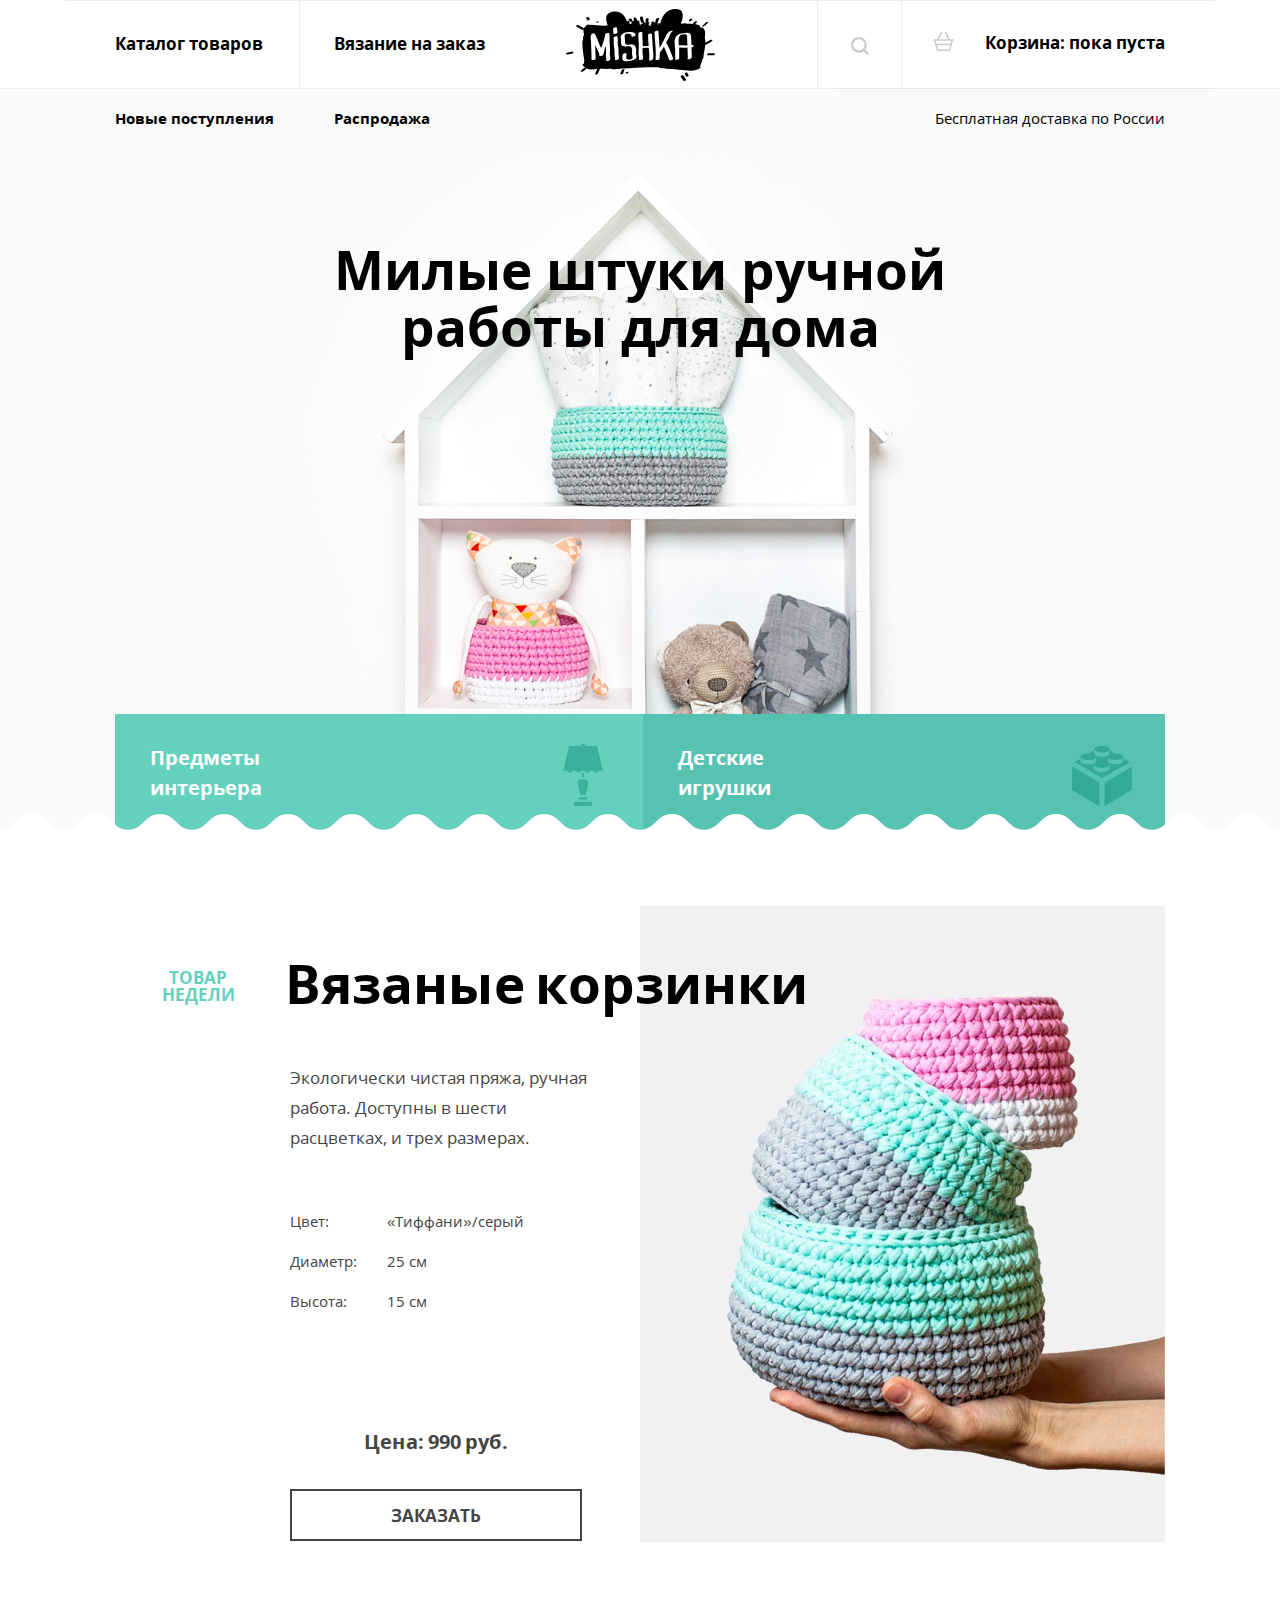
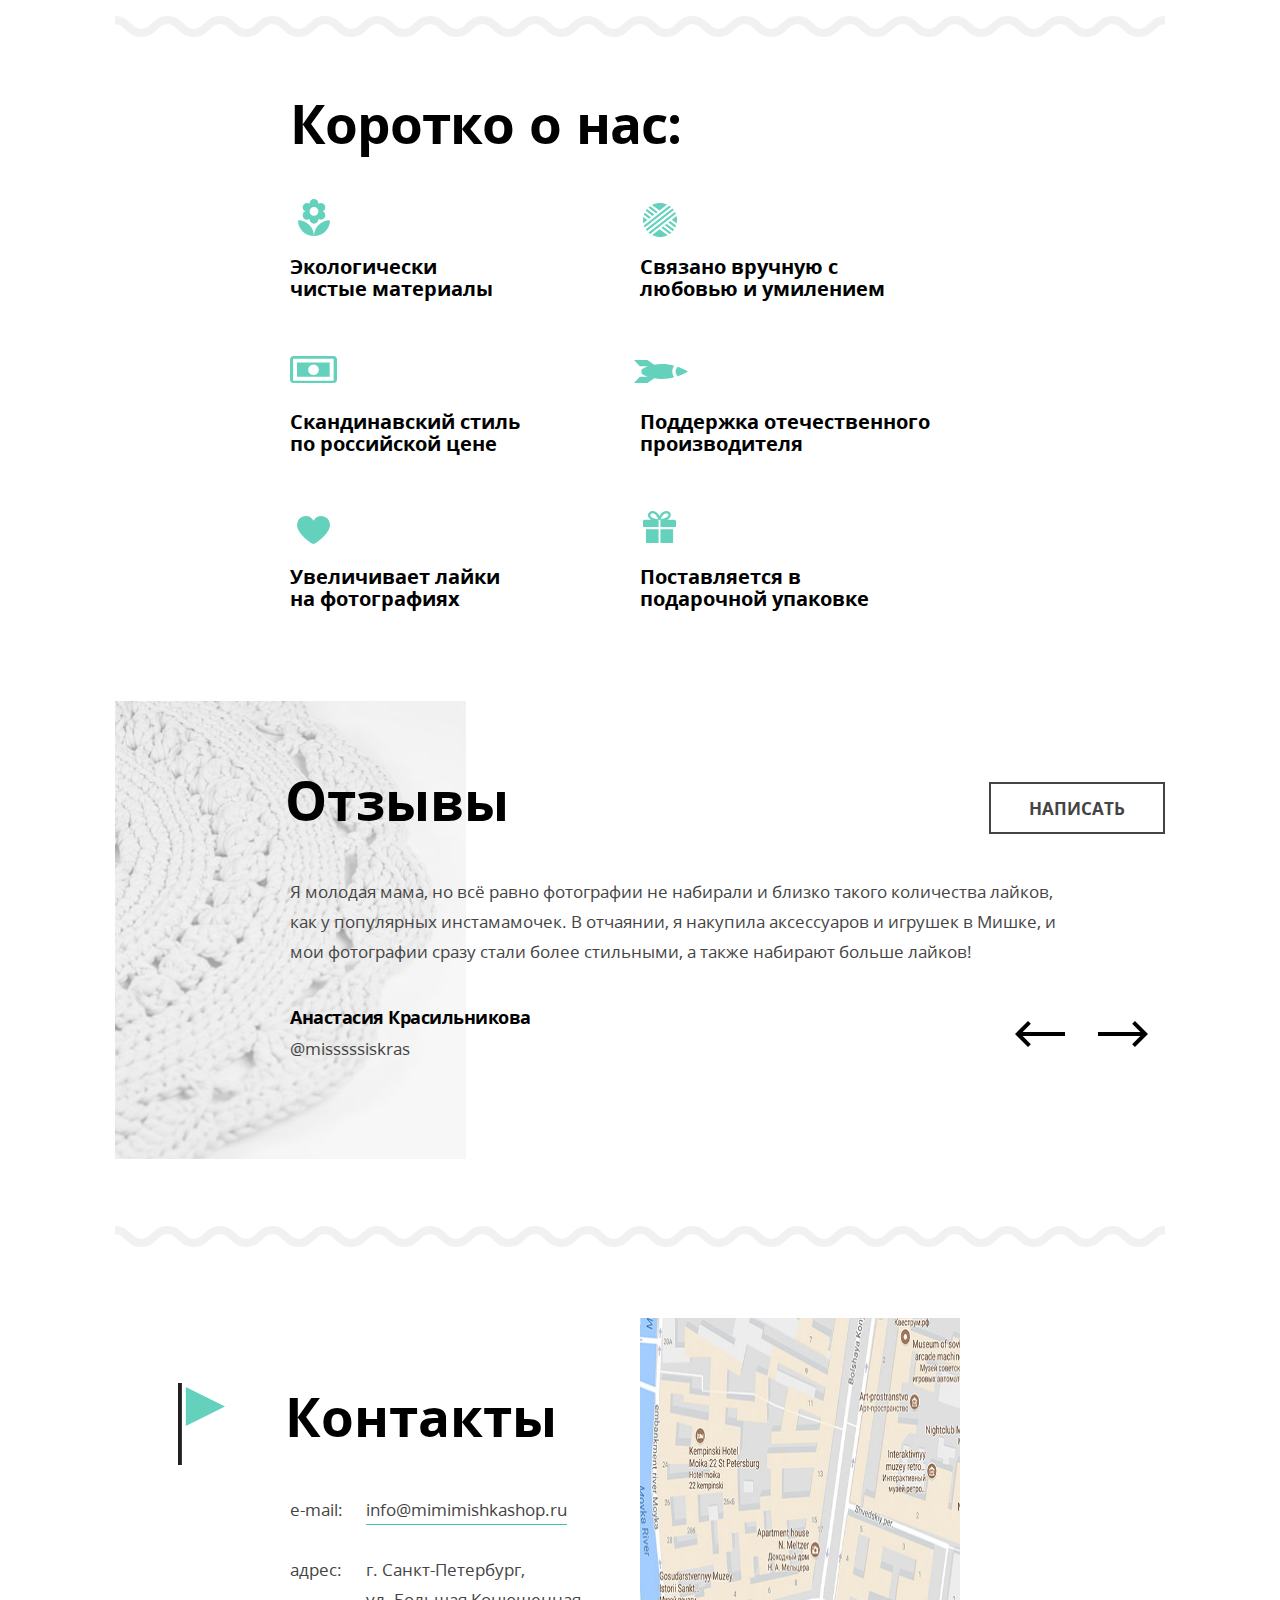
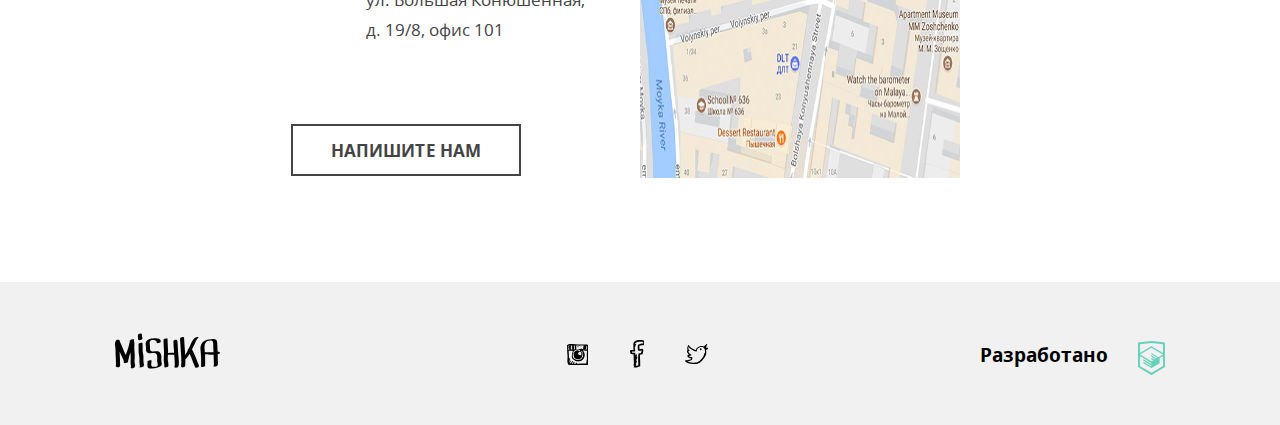
<file: index.html>
<!DOCTYPE html><html lang="ru"><head><meta charset="utf-8"><meta name="viewport" content="width=device-width,initial-scale=1"><title>Главная</title><link rel="preload" href="fonts/opensans.woff2" as="font"><link rel="preload" href="fonts/opensansbold.woff2" as="font"><link rel="stylesheet" href="css/style.min.css"><script>document.createElement( "picture" );</script><script src="js/picturefill.min.js" async=""></script></head><body><div style="display:none"><svg xmlns="http://www.w3.org/2000/svg" xmlns:xlink="http://www.w3.org/1999/xlink"><symbol id="icon-cart" viewbox="264.205 370.961 20.294 18.849"><path d="M283.75,378.19h-3.151l-3.407-6.814c-0.185-0.37-0.634-0.52-1.006-0.335 c-0.371,0.186-0.521,0.636-0.335,1.006l3.071,6.143h-9.138l3.072-6.143c0.185-0.371,0.035-0.821-0.335-1.006 c-0.37-0.185-0.821-0.035-1.006,0.335l-3.407,6.814h-3.151c-0.414,0-0.75,0.336-0.75,0.75s0.336,0.75,0.75,0.75h0.157l0.855,2.991 c-0.187,0.137-0.316,0.347-0.316,0.595c0,0.396,0.309,0.71,0.697,0.739l1.656,5.795h12.697l1.656-5.795 c0.388-0.028,0.698-0.344,0.698-0.739c0-0.249-0.129-0.459-0.316-0.596l0.854-2.991h0.157c0.414,0,0.75-0.336,0.75-0.75 S284.164,378.19,283.75,378.19z M279.569,388.311h-10.433l-1.224-4.284h12.881L279.569,388.311z M281.222,382.526h-13.739 l-0.81-2.836h15.359L281.222,382.526z"></path></symbol><symbol id="icon-fb" viewbox="56.519 49.996 14.962 27.718"><g id="facebook"><g><path d="M68.181,55.188c1.026,0.029,1.993,0,2.681-0.3c0.391-0.818,0.556-1.854,0.619-2.989 c-0.19-0.015-0.062-0.337-0.207-0.399c-0.029-0.202-0.278-0.195-0.309-0.398c-0.277-0.165-0.457-0.422-0.723-0.598 c-0.727-0.162-1.44-0.335-2.164-0.499c-0.849,0.044-1.895-0.103-2.58,0.1c-2.619-0.04-3.997,1.12-5.259,2.392 c-0.023,0.078-0.003,0.197-0.105,0.199c-0.574,1.587-0.125,3.621-0.204,5.581c0.099,0.436,0.107,0.958,0.204,1.395 c-0.998,0.296-2.212,0.387-3.402,0.499c-0.317,0.324-0.178,1.089-0.206,1.693c0.085,0.583,0.278,1.06,0.413,1.595 c0.211,0.193,0.596,0.396,0.825,0.498c0.065,0.029,0.071,0.082,0.103,0.1c0.506,0.268,1.451,0.008,2.268,0.1 c-0.136,1.978,0.256,3.915,0,5.68c0.007,0.327,0.295,0.382,0.208,0.798c-0.001,0.963-0.067,1.99,0.208,2.69 c-0.287,0.455-0.497,0.982-0.415,1.794c0.122,0.016,0.114,0.157,0.105,0.299c-0.075,0.47,0.643,0.175,0.515,0.698 c0.162,0.456-0.428,0.184-0.413,0.498v0.896c0.53,0.285,1.462,0.182,2.268,0.199c0.908-0.419,2.188-0.479,2.785-1.196 c0.459,0.235,0.916-0.014,1.238-0.199c-0.018-0.315,0.273-0.333,0.205-0.698c-0.004-0.328-0.173-0.496-0.103-0.896V71.83 c-0.206-2.293-0.048-4.938-0.309-7.176c0.888-0.105,1.917-0.075,2.578-0.398c0.357-0.451,0.377-1.23,0.516-1.895 c0.177-0.226,0.221-0.583,0.206-0.996c0.19-0.213,0.068-0.729,0.104-1.096c-0.141-0.595-0.168-1.3-0.825-1.39 c-0.884-0.235-2.043,0.595-2.991,0.299c0.049-1.134-0.293-2.342,0-3.388C66.761,55.609,67.461,55.39,68.181,55.188z M64.363,59.971c0.117,0.254,0.254,0.486,0.414,0.698c0.079,0.022,0.203,0.003,0.205,0.101c1.192,0.056,2.199-0.069,3.096-0.299 c0,0.998-0.271,1.733-0.518,2.492c-0.662,0.045-1.467,0.3-1.958,0.198c-0.276,0.165-0.372,0.506-0.62,0.698 c-0.049,0.441,0.142,0.495,0,0.797c-0.201,0.137-0.055,0.611-0.205,0.796v1.496c0.085,0.281-0.146,0.258-0.104,0.497v3.488 c-0.085,0.281,0.146,0.258,0.104,0.498v2.989c0.063,0.271-0.132,0.791,0.103,0.896c-0.07,0.364-0.412-0.021-0.824,0.1 c-0.528,0.122-0.926,0.369-1.548,0.4c0.117-0.353,0.32-0.622,0.311-1.097c0.049-0.381-0.365-0.312-0.516-0.49 c0.193-0.644,0.562-1.117,0.722-1.793c0.197-0.515,0.714-1.298,0.31-1.794c-0.522-0.105-0.521,0.293-0.826,0.398 c-0.022,0.077-0.002,0.196-0.103,0.199c-0.023,0.077-0.003,0.196-0.103,0.199c0.01,0.12-0.151,0.062,0,0 c0.022-0.078,0.002-0.197,0.103-0.199c0.023-0.077,0.002-0.197,0.103-0.199v-0.299c0.368-0.575,0.67-1.214,0.826-1.993 c0.191-0.28,0.283-0.656,0.412-0.997c0.156-0.262,0.34-0.869,0.104-1.195c-0.517,0.033-0.796,0.295-0.93,0.697 c-0.32-0.189,0.161-0.434,0.104-0.697c0.138-0.231,0.169-0.566,0.309-0.797c0.202-0.413,0.564-1.304,0-1.596 c-0.438-0.023-0.612,0.207-0.723,0.498c-0.214,0.191-0.43,0.383-0.516,0.698c-0.373-0.07-0.143-0.727-0.206-1.097 c-0.067-0.52,0.122-0.899,0-1.195c-0.56-0.799-2.026-0.105-3.197-0.299c-0.108-0.307-0.222-0.984-0.104-1.195 c1.045-0.088,2.479,0.201,3.197-0.199c0.024-0.078,0.003-0.197,0.104-0.199c0.094-0.723-0.271-1-0.515-1.396 c0.232-0.806,0.04-2.02,0.104-2.989c0.233-0.141,0.328-0.414,0.515-0.598c0.112-0.955,0.673-1.476,0.722-2.49 c-0.273,0.001-0.607-0.055-0.619,0.199c-0.302-0.114-0.382,0.479-0.515,0.199c-0.112-0.541,0.246-0.626,0.309-0.997 c0.599-0.418,1.212-0.82,1.856-1.195c1.741-0.244,4.648-0.449,6.086,0.198c0.051,0.616-0.287,0.854-0.207,1.496h-1.546 c-1.092,0.24-1.987,0.672-2.991,0.997c-0.24,0.066-0.276,0.331-0.516,0.398c-0.036,0.396-0.225,0.646-0.311,0.996 C64.182,57.424,64.394,58.582,64.363,59.971z"></path></g></g></symbol><symbol id="icon-feature-ball" viewbox="0 0 34.373 34.373"><g><path d="M0.286,14.069c-0.382,2.073-0.384,4.211,0.008,6.301l4.121-3.21L0.286,14.069z"></path><path d="M24.403,1.585C19.62-0.623,13.959-0.559,9.149,1.992l7.513,5.625L24.403,1.585z"></path><path d="M33.901,13.175l-4.811,3.748l4.936,3.695C34.522,18.173,34.489,15.63,33.901,13.175z"></path><path d="M9.209,32.414c4.844,2.534,10.724,2.65,15.73,0.113l-8.096-6.062L9.209,32.414z"></path><path d="M7.914,14.433L1.681,9.767c-0.32,0.669-0.595,1.356-0.825,2.056l5.308,3.974L7.914,14.433z"></path><path d="M18.593,25.102l8.336,6.242c0.277-0.191,0.551-0.391,0.82-0.601c0.318-0.248,0.625-0.505,0.92-0.771l-8.326-6.234 L18.593,25.102z"></path><path d="M11.413,11.707L4.002,6.158C3.54,6.709,3.117,7.285,2.733,7.881l6.931,5.189L11.413,11.707z"></path><path d="M22.093,22.375l8.092,6.059c0.471-0.544,0.904-1.112,1.297-1.701l-7.639-5.721L22.093,22.375z"></path><path d="M14.913,8.98L7.196,3.203C7.003,3.341,6.812,3.482,6.623,3.629C6.227,3.938,5.849,4.261,5.487,4.597l7.676,5.747 L14.913,8.98z"></path><path d="M25.592,19.649l6.972,5.221c0.33-0.662,0.615-1.341,0.855-2.033l-6.077-4.55L25.592,19.649z"></path><path d="M26.448,2.706L0.88,22.626c0.233,0.698,0.513,1.386,0.839,2.059l26.52-20.663C27.667,3.541,27.068,3.102,26.448,2.706z"></path><path d="M30.743,6.624c-0.301-0.386-0.614-0.754-0.939-1.106L2.786,26.567c0.262,0.402,0.542,0.797,0.843,1.183 c0.142,0.183,0.288,0.359,0.436,0.534L31.155,7.176C31.021,6.99,30.886,6.806,30.743,6.624z"></path><path d="M32.298,8.999L5.552,29.838c0.544,0.501,1.114,0.962,1.708,1.382l25.962-20.228C32.959,10.314,32.651,9.648,32.298,8.999z"></path></g></symbol><symbol id="icon-feature-flower" viewbox="8.014 4.35 31.972 37.301"><path d="M24,41.65c8.827,0,15.986-7.159,15.986-15.986C31.158,25.664,24,32.822,24,41.65z M12.641,20.78 c0,2.451,1.989,4.441,4.44,4.441c0.932,0,1.803-0.294,2.513-0.782l-0.036,0.337c0,2.451,1.99,4.441,4.441,4.441 s4.44-1.99,4.44-4.441l-0.036-0.337c0.719,0.497,1.582,0.782,2.514,0.782c2.451,0,4.44-1.99,4.44-4.441 c0-1.768-1.038-3.286-2.54-3.997c1.492-0.71,2.54-2.229,2.54-3.997c0-2.451-1.989-4.44-4.44-4.44c-0.932,0-1.803,0.293-2.514,0.781 L28.44,8.79c0-2.451-1.989-4.44-4.44-4.44s-4.441,1.99-4.441,4.44l0.036,0.337c-0.719-0.497-1.581-0.781-2.513-0.781 c-2.451,0-4.44,1.99-4.44,4.44c0,1.768,1.039,3.286,2.54,3.997C13.68,17.494,12.641,19.012,12.641,20.78z M24,12.343 c2.451,0,4.44,1.989,4.44,4.44c0,2.451-1.989,4.44-4.44,4.44s-4.441-1.99-4.441-4.44C19.559,14.332,21.549,12.343,24,12.343z  M8.014,25.664c0,8.827,7.158,15.986,15.986,15.986C24,32.822,16.842,25.664,8.014,25.664z"></path></symbol><symbol id="icon-feature-gift" viewbox="239.665 239.757 32.666 32.486"><path d="M242.56,272.243h12.504v-13.91H242.56V272.243z M270.742,248.623h-7.335 c0.521-0.267,0.984-0.549,1.396-0.845c1.588-1.133,2.424-2.57,2.42-3.999c0.002-1.169-0.556-2.202-1.359-2.901 c-0.805-0.704-1.869-1.119-3.016-1.121c-1.22-0.001-2.352,0.421-3.32,1.069c-1.459,0.979-2.606,2.451-3.424,4.067 c-0.039,0.079-0.078,0.157-0.115,0.236c-0.299-0.623-0.647-1.226-1.041-1.792c-0.691-0.985-1.523-1.86-2.497-2.511 c-0.97-0.646-2.103-1.069-3.322-1.069c-1.213,0.004-2.323,0.514-3.155,1.295c-0.828,0.783-1.41,1.885-1.412,3.135 c-0.002,0.73,0.211,1.494,0.649,2.188c0.552,0.872,1.424,1.628,2.633,2.248h-6.588c-0.878,0-1.591,0.712-1.591,1.59v5.897h15.396 v-7.488h1.873v7.488h15.396v-5.897C272.333,249.334,271.621,248.623,270.742,248.623 M248.38,246.284 c-0.622-0.391-1-0.785-1.22-1.135c-0.22-0.354-0.294-0.662-0.296-0.963c-0.004-0.504,0.248-1.042,0.691-1.461 c0.437-0.415,1.028-0.667,1.562-0.667h0.013c0.685,0,1.366,0.231,2.046,0.683c1.018,0.671,1.975,1.85,2.645,3.187 c0.342,0.676,0.609,1.39,0.789,2.087C251.528,247.694,249.532,247.013,248.38,246.284 M258.917,244.657 c0.557-0.797,1.21-1.466,1.887-1.916c0.68-0.451,1.362-0.683,2.047-0.683h0.006c0.574,0,1.117,0.22,1.494,0.55 c0.377,0.336,0.571,0.739,0.573,1.171c-0.004,0.512-0.272,1.259-1.467,2.132c-1.138,0.825-3.101,1.673-6.127,2.265 C257.62,246.974,258.177,245.704,258.917,244.657 M256.937,272.243h12.506v-13.91h-12.506V272.243z"></path></symbol><symbol id="icon-feature-heart" viewbox="47.475 50.071 33.05 27.857"><path d="M80.525,58.808c0-4.825-3.912-8.736-8.736-8.736c-3.405,0-6.348,1.951-7.789,4.793 c-1.441-2.842-4.384-4.793-7.789-4.793c-4.825,0-8.736,3.911-8.736,8.736c0,9.127,14.657,19.121,16.525,19.121 C65.869,77.929,80.525,67.979,80.525,58.808z"></path></symbol><symbol id="icon-feature-money" viewbox="46.212 56.834 46.575 27.332"><path d="M88.882,56.834H50.116c-2.156,0-3.904,1.749-3.904,3.905v19.521c0,2.156,1.748,3.905,3.904,3.905h38.766 c2.156,0,3.905-1.749,3.905-3.905V60.739C92.787,58.583,91.038,56.834,88.882,56.834z M49.235,81.784V59.551h40.202v22.233H49.235z"></path><path d="M53.14,77.88h32.395V63.456H53.14V77.88z M69.5,65.354c2.936,0,5.315,2.38,5.315,5.314c0,2.936-2.379,5.314-5.315,5.314 s-5.314-2.379-5.314-5.314C64.185,67.733,66.564,65.354,69.5,65.354z"></path></symbol><symbol id="icon-feature-rocket" viewbox="612.532 500.386 54.156 23.183"><g><path d="M652.844,506.098c-3.647-0.971-7.839-1.667-12.359-1.666c-2.891,0.001-5.457,0.243-7.71,0.623l-6.784-4.668l-13.456,0.005 l5.811,6.184h8.447c-4.58,1.598-6.759,3.515-6.759,3.515l0.002,3.777c0,0,2.313,1.912,6.931,3.518l-8.623-0.005l-5.811,6.188 l13.455,0.002l6.816-4.692c2.261,0.398,4.822,0.647,7.681,0.648c4.522-0.001,8.712-0.697,12.36-1.667 c-1.176-1.775-1.915-3.743-1.918-5.877C650.93,509.842,651.665,507.871,652.844,506.098z"></path><path d="M656.267,507.132c-1.284,1.605-1.969,3.25-1.965,4.84c-0.007,1.597,0.677,3.238,1.968,4.847 c6.399-2.162,10.419-4.841,10.419-4.841S662.67,509.298,656.267,507.132z"></path></g></symbol><symbol id="icon-flag" viewbox="-11.34 -28.346 46.68 81.691"><g id="miu"><g id="Artboard-1" transform="translate(-755.000000, -443.000000)"><g id="slice" transform="translate(215.000000, 119.000000)"></g><g id="editor-flag-triangle-notification-glyph"><path d="M751.439,418.545v38.9l38.9-19.451L751.439,418.545z M743.66,496.346v-81.691h3.805v81.691H743.66z"></path></g></g></g><g><rect x="-11.34" y="-28.346" width="3.805" height="81.691"></rect></g></symbol><symbol id="icon-insta" viewbox="53.115 53.19 21.769 21.334"><g id="instagram"><g><path d="M74.881,65.336c-0.013-2.395-0.344-4.788-0.303-7.135c-0.023-0.788-0.086-1.535-0.152-2.278 c-0.105-0.3-0.111-0.699-0.152-1.062c-0.26-0.17-0.222-0.64-0.456-0.835c-0.423-0.233-1.201-0.114-1.744-0.22 c-0.657-0.026-1.254-0.115-1.899-0.153c-1.936-0.101-3.973-0.076-5.996-0.076c-2.001,0-3.954-0.145-5.695-0.379h-2.202 c-0.097,0.004-0.105,0.098-0.227,0.076c-0.599,0.034-1.077,0.188-1.595,0.303c-0.21,0.119-0.421,0.235-0.683,0.304 c-0.136,0.192-0.513,0.145-0.607,0.379c-0.186,0.212,0.185,0.451,0,0.607v0.911c0.173,0.13,0.027,0.58,0.075,0.835v0.987 c-0.017,1.281,0.134,2.397,0.076,3.72c0.467,2.762,0.374,6.537,0.076,9.413c0.155,0.579,0.363,1.105,0.455,1.746 c0.256,0.479,0.335,1.133,0.683,1.52c0.502,0.206,1.233,0.186,1.898,0.229c0.383,0.098,0.667,0.293,1.14,0.30 c2.843-0.21,5.496-0.154,8.427-0.229c2.704,0.24,5.802,0.188,8.275-0.228c0.195-0.134,0.128-0.529,0.228-0.76 c-0.056-0.385,0.207-0.449,0.228-0.759C74.862,70.157,74.895,67.763,74.881,65.336z M61.899,59.111 c0.757-0.153,1.48-0.341,2.429-0.304c0.71,0.076,1.287,0.283,1.897,0.456c0.116,0.184-0.243,0.547,0.153,0.684v0.076 c0.059,0.017,0.149,0.002,0.151,0.076c0.445,0.035,0.794,0.167,1.063,0.379c0.45,0.055,0.536,0.476,1.138,0.3 c-0.091,0.213-0.084,0.524-0.075,0.835c0.324,1.183,0.475,2.81,0.303,4.252c-0.164,0.163-0.215,0.442-0.303,0.683 c-0.311,0.322-0.481,0.785-0.836,1.062c-0.095,0.236-0.25,0.408-0.454,0.533c-0.116,0.213-0.206,0.452-0.457,0.53 c-0.298,0.163-0.577,0.011-0.834-0.076c-0.446,0.162-0.904,0.312-1.215,0.607c-0.816-0.096-1.648-0.175-2.43-0.304 c-0.242-0.139-0.487-0.273-0.835-0.305c-0.227-0.204-0.496-0.364-0.836-0.455c-0.101-0.127-0.337-0.118-0.455-0.229 c-0.198-0.029-0.229-0.227-0.456-0.229c-0.118-0.412-0.443-0.618-0.532-1.062c-0.226-0.331-0.308-0.805-0.455-1.215 c-0.043-1.434,0.091-2.692,0.379-3.796c0.346-0.591,0.779-1.094,1.138-1.67c0.249,0.021,0.365-0.09,0.38-0.304 c0.306,0.053,0.434-0.072,0.684-0.075C61.698,59.568,61.71,59.251,61.899,59.111z M60.229,56.378 c-0.117-0.263-0.066-0.691-0.075-1.062c-0.007-0.285,0.278-0.279,0.304-0.532c-0.003-0.074-0.093-0.059-0.152-0.076 c0.126-0.146,0.701-0.097,0.834,0c0.132,0.537-0.354,0.455-0.531,0.684c0.011,0.167,0.322,0.032,0.456,0.076 c0.029,0.854-0.059,1.496,0,2.202h-0.456c-0.007,0.234,0.229,0.226,0.456,0.228c-0.059,0.286,0.092,0.363,0.075,0.607 c-0.226,0.153-0.716,0.042-1.062,0.075C59.975,57.986,60.313,57.205,60.229,56.378z M59.546,54.784 c0.088-0.013,0.134,0.016,0.151,0.076c0.179,0.253,0.01,0.683-0.076,0.911C59.448,55.592,59.595,55.089,59.546,54.784z M59.698,56.606c-0.132-0.069-0.168-0.237-0.152-0.456C59.678,56.221,59.713,56.388,59.698,56.606z M59.698,57.973 c-0.058,0.139-0.082-0.045-0.076-0.152C59.68,57.682,59.703,57.866,59.698,57.973z M59.546,58.201 c0.175-0.024,0.084,0.219,0.228,0.227c-0.009,0.193-0.283,0.179-0.38,0.077C59.433,58.393,59.507,58.312,59.546,58.201z M57.192,56.985c0.006-0.108,0.013-0.214-0.076-0.228c-0.073-0.733,0.13-1.415,0-1.973c0.25-0.155,0.769-0.042,1.139-0.077v1.139 c-0.088,0.064-0.203,0.101-0.379,0.077c-0.054,0.28,0.324,0.131,0.379,0.304c0.008,0.853-0.056,1.777,0.152,2.429 c-0.565-0.059-0.906,0.107-1.442,0.076c0.097-0.612-0.019-1.435,0.531-1.594C57.484,56.997,57.239,57.091,57.192,56.985z M56.661,56.985c-0.204,0.021-0.217-0.534-0.077-0.607C56.912,56.384,56.833,56.879,56.661,56.985z M56.509,57.973 c0.077-0.312,0.034-0.304,0.075-0.683C56.812,57.303,56.844,58.06,56.509,57.973z M56.737,55.923 c-0.263,0.054-0.273-0.266-0.153-0.38C56.847,55.49,56.856,55.81,56.737,55.923z M56.737,54.784 c0.033,0.159-0.052,0.201-0.076,0.304c-0.176,0.023-0.084-0.219-0.229-0.229C56.457,54.757,56.623,54.797,56.737,54.784z M56.509,58.505c0.148-0.031,0.11,0.345-0.076,0.227C56.473,58.67,56.512,58.608,56.509,58.505z M55.825,54.784 c0.029,0.259-0.438,0.32-0.379,0H55.825z M54.838,54.86c-0.034,0.219-0.326,0.179-0.379,0.379 C54.245,55.069,54.543,54.771,54.838,54.86z M54.383,55.619c0.226-0.205,0.451-0.41,0.684-0.607 c-0.021-0.123,0.071-0.131,0.076-0.228h0.229c0.102,0.381-0.261,0.296-0.305,0.531c0.021,0.122-0.072,0.131-0.075,0.227 c0.02,0.335,0.121,0.588,0.075,0.988c-0.27,0.008-0.276,0.28-0.607,0.227C54.482,56.329,54.325,56.083,54.383,55.619z M54.459,58.884V57.29c0.195-0.185,0.396-0.364,0.607-0.532c0.295,0.489,0.179,1.392,0.455,1.897 C55.246,58.812,54.771,58.766,54.459,58.884z M72.68,69.968c-0.109,0.954-0.158,1.968-0.379,2.809 c-2.89,0.123-6.02,0.005-8.883,0.153c-0.199,0.045-0.273-0.031-0.229-0.229c-0.253,0-0.258,0.247-0.531,0.229 c0.201-0.336,0.438-0.898,0.151-1.291c-0.797,0.013-0.797,0.821-1.138,1.291c-0.686-0.053-1.137,0.127-1.823,0.075 c0.18-0.705,0.75-1.021,0.911-1.745c-0.395-0.55-0.989,0.138-1.214,0.455c-0.204,0.48-0.557,0.81-0.76,1.29H57.8 c0.238-0.469,0.489-0.926,0.759-1.366c0.171-0.512,0.625-0.741,0.683-1.367c-0.157-0.28-0.42-0.029-0.683,0 c-0.123,0.182-0.272,0.335-0.38,0.531c-0.232,0.376-0.501,0.714-0.684,1.14c-0.181,0.208-0.335,0.003-0.53,0.227 c-0.389,0.271-0.581,0.736-0.988,0.987c-0.174-0.06,0.039-0.356,0.153-0.38c0.045-0.181-0.096-0.55,0.075-0.607 c0.063-0.366,0.212-0.647,0.379-0.91c0.119-0.742,0.521-1.199,0.684-1.898c-0.559,0.099-0.674,0.643-0.988,0.987 c-0.212,0.445-0.542,0.772-0.683,1.291c-0.174-0.131-0.028-0.58-0.076-0.836c0.122-0.586,0.298-1.119,0.38-1.746 c0.133-0.22,0.173-0.535,0.228-0.834c0.168-0.209,0.046-0.61-0.077-0.761c-0.226,0.027-0.374,0.133-0.455,0.304 c-0.192-0.032-0.193,0.506-0.304,0.304c-0.045-2.587-0.451-4.812-0.456-7.438c0.026-0.331-0.183-0.424-0.228-0.685 c1.629,0.028,3.121,0.091,4.783,0.229c-0.089,0.139-0.199,0.257-0.304,0.379c-0.144,0.07-0.226,0.173-0.378,0.304 c-0.604,1.653-0.975,3.984-0.607,6.15c0.229,0.58,0.589,1.029,0.986,1.441c0.907,0.485,1.635,1.149,2.506,1.671 c1.701,0.361,3.84,0.369,5.541,0c0.236-0.12,0.484-0.226,0.685-0.38c1.364-1.242,2.753-2.459,2.961-4.859v-1.367 c-0.197-1.598-0.688-2.905-1.747-3.644c0.331-0.22,1.099,0.043,1.67,0.076c0.223,0.013,0.447,0.014,0.684,0 c0.408-0.024,0.928-0.055,1.443,0c0.144,0.187,0.113,0.544,0.228,0.76c-0.062,1.684-0.192,3.3-0.152,5.087 c0.103,0.454,0.127,0.986,0.229,1.441C73.046,68.209,72.9,69.126,72.68,69.968z M73.059,58.808 c-0.639-0.12-1.232-0.284-1.897-0.379c0.072-0.333,0.799-0.01,0.987-0.228c0.385-0.223,0.295-0.92,0.304-1.51 c0.032-0.348,0.114-0.644,0.076-1.063c-0.401-0.951-1.783-0.421-2.886-0.455c-0.225,0.718-0.47,1.8-0.304,2.657 c0.169,0.49,1.024,0.292,1.519,0.456c-0.14,0.332-0.688,0.057-0.987,0.076c-0.296-0.083-0.707-0.052-0.986-0.151 c-2.285,0.078-4.284,0.004-6.529,0.151c0.117-1.248,0.063-2.465-0.076-3.645h3.112c-0.344,0.364-0.912,0.507-1.29,0.835 c-0.44,0.244-0.861,0.505-1.139,0.911c0.249,0.134,0.535-0.245,0.759-0.379c0.355-0.074,0.479-0.381,0.835-0.455 c0.423-0.438,1.096-0.625,1.67-0.912c0.378-0.022,0.697,0.013,0.987,0.077c1.283,0.007,2.456,0.126,3.796,0.076 c0.614,0.145,1.45,0.069,1.974,0.304c0.107,0.298,0.231,0.579,0.305,0.911C73.297,57.071,73.14,57.901,73.059,58.808z M67.214,55.088C67.324,55.041,67.205,54.996,67.214,55.088L67.214,55.088z M67.214,55.088c-0.529,0.154-1.019,0.348-1.367,0.682 C66.331,55.572,66.906,55.464,67.214,55.088z M68.276,55.695C68.387,55.648,68.269,55.604,68.276,55.695L68.276,55.695z M66.53,56.606c0.727-0.158,1.181-0.591,1.746-0.911c-0.437,0.019-0.592,0.32-0.987,0.379 C67.074,56.291,66.689,56.334,66.53,56.606z M65.847,55.771C65.736,55.818,65.854,55.863,65.847,55.771L65.847,55.771z M65.164,56.378C65.274,56.332,65.156,56.286,65.164,56.378L65.164,56.378z M65.089,56.454c0.063,0.014,0.07-0.03,0.075-0.076 C65.1,56.364,65.092,56.408,65.089,56.454z M65.012,56.53c0.064,0.014,0.072-0.03,0.077-0.076 C65.022,56.441,65.017,56.483,65.012,56.53z M64.178,57.138c0.346-0.134,0.613-0.348,0.834-0.607 C64.664,56.664,64.397,56.878,64.178,57.138z M66.454,58.125c0.533-0.049,0.749-0.416,1.215-0.531 c0.284-0.298,0.784-0.381,0.987-0.76c-0.56,0.023-0.766,0.399-1.216,0.531C67.156,57.662,66.689,57.778,66.454,58.125z M64.178,57.138C63.861,57.064,64.162,57.365,64.178,57.138L64.178,57.138z M63.645,57.517c0.021,0.021,0.115-0.037,0.076-0.077 C63.7,57.42,63.605,57.478,63.645,57.517z M66.454,58.125C66.344,58.172,66.461,58.216,66.454,58.125L66.454,58.125z M65.314,59.946c-0.223-0.231-0.676-0.233-0.986-0.379c-0.697-0.038-1.223,0.093-1.746,0.229c-0.304,0.151-0.607,0.304-0.91,0.454 c-0.266,0.166-0.444,0.417-0.76,0.532c-0.205,0.225-0.352,0.51-0.684,0.607c-0.004,0.223-0.173,0.281-0.304,0.379 c-0.089,0.115-0.094,0.312-0.227,0.381c-0.007,0.12,0.036,0.29-0.076,0.303c0.108,1.512,0.291,2.948,0.683,4.177 c0.287,0.623,0.975,0.846,1.442,1.29c0.589,0.297,1.328,0.444,2.126,0.531c0.277-0.052,0.553-0.105,0.911-0.076 c1.209-0.209,2.098-0.736,2.81-1.441c0.1-0.281,0.252-0.508,0.455-0.684c-0.254-0.671,0.293-1.098,0.455-1.59 c0.002-1.344-0.201-2.48-0.607-3.415c-0.256-0.579-0.92-0.751-1.366-1.139c-0.059-0.018-0.15-0.003-0.151-0.077 C66.11,59.892,65.646,59.789,65.314,59.946z M61.899,64.273c-0.113-0.063-0.109-0.244-0.152-0.379 C62.003,63.816,61.865,64.131,61.899,64.273z M61.975,64.578c0.041-0.117,0.079-0.006,0.076,0.075 C62.011,64.771,61.972,64.658,61.975,64.578z M62.431,62.527c0.015-0.086,0.075-0.042,0.075,0 C62.492,62.614,62.431,62.57,62.431,62.527z M64.101,60.402c-0.203,0.258,0.041,0.576,0.077,0.836 C63.873,61.199,63.604,60.351,64.101,60.402z M64.48,64.35c-0.04-0.038,0.055-0.097,0.076-0.076 C64.596,64.312,64.502,64.371,64.48,64.35z M65.239,67.234c0.034-0.109,0.066,0.008,0.152,0 C65.373,67.331,65.241,67.311,65.239,67.234z M67.44,64.653c-0.233-0.057-0.145,0.208-0.379,0.152 c0.069-0.159,0.118-0.338,0.229-0.455C67.424,64.369,67.462,64.48,67.44,64.653z M66.303,60.857 c0.211,0.119,0.441,0.217,0.606,0.381c0.085,0.219,0.243,0.363,0.38,0.529c0.058,0.778,0.179,1.492,0.151,2.354 c-0.257,0.099-0.438,0.271-0.683,0.381c-0.78-0.006-1.358-0.212-1.897-0.456c-0.171-0.259-0.355-0.505-0.532-0.759v-1.062 c0.17-0.185,0.319-0.391,0.456-0.607c0.228-0.127,0.508-0.201,0.454-0.607c-0.038-0.062-0.078-0.124-0.075-0.229 c0.158,0.045,0.245,0.159,0.379,0.229C65.865,61.028,65.952,60.811,66.303,60.857z"></path></g></g></symbol><symbol id="icon-interior" viewbox="-259.404 -19.675 40.219 62.411"><g><path d="M-244.227,18.283c-0.286,0.966-0.245,2.191,0.027,3.639c0.494,2.635,1.687,6.041,2.358,9.67h5.062 c0.696-3.641,1.949-7.05,2.471-9.683c0.287-1.445,0.33-2.66,0.041-3.617c-0.275-0.899-0.89-1.618-2.021-2.303h-5.997 C-243.361,16.668-243.96,17.38-244.227,18.283z"></path><path d="M-232.395,38.278h-13.799c-1.293,0-2.299,0.976-2.299,2.229v2.229h2.299h13.799h2.299v-2.229 C-230.096,39.254-231.102,38.278-232.395,38.278z"></path><path d="M-225.262-17.446h-11.732c0-1.244-1.015-2.229-2.3-2.229c-1.283,0-2.3,0.985-2.3,2.229h-11.737l-6.073,25.517 c0.794-0.461,1.589-0.992,2.632-0.992c1.359,0,2.243,0.818,2.924,1.375c0.682,0.557,1.162,0.849,1.447,0.849 c0.292,0.001,0.769-0.287,1.451-0.836c0.681-0.548,1.564-1.358,2.915-1.358c1.349,0,2.237,0.806,2.919,1.354 c0.684,0.549,1.161,0.84,1.451,0.84c0.146,0,0.338-0.073,0.58-0.214c0.242-0.141,0.53-0.353,0.872-0.626 c0.512-0.411,1.139-0.967,1.99-1.218c0.284-0.085,0.593-0.136,0.93-0.136c1.347,0,2.238,0.805,2.92,1.354 c0.683,0.548,1.159,0.84,1.451,0.84c0.287-0.002,0.766-0.296,1.445-0.85c0.684-0.554,1.571-1.367,2.925-1.367 c1.356,0,2.239,0.817,2.919,1.371c0.342,0.276,0.631,0.489,0.872,0.631c0.24,0.143,0.431,0.214,0.575,0.214 c0.288,0,0.762-0.293,1.442-0.854c0.68-0.559,1.567-1.384,2.929-1.384c1.044,0,1.839,0.533,2.632,0.997L-225.262-17.446z"></path><path d="M-235.881,33.82h-6.864c-0.657,0-1.15,0.479-1.15,1.115c0,0.635,0.493,1.113,1.15,1.113h6.9c0.655,0,1.15-0.479,1.15-1.113 c0-0.636-0.495-1.115-1.15-1.115H-235.881z"></path><path d="M-239.295,9.336c-0.146,0-0.338,0.074-0.58,0.213c-0.157,0.094-0.37,0.261-0.57,0.41v3.731h2.299V9.959 C-238.651,9.581-239.054,9.336-239.295,9.336z"></path></g></symbol><symbol id="icon-left-arrow" viewbox="0 0 50 26.003"><polygon points="50,11.002 7.659,11.002 15.833,2.828 13.005,0 0,12.998 0.003,13.001 0,13.005 13.005,26.003 15.833,23.175 7.661,15.002 50,15.002 "></polygon></symbol><symbol id="icon-logo-footer" viewbox="0 0 101.615 34.056"><g><path d="M19.135,21.495c-0.083-2.683-0.51-5.347-0.475-8.035c0.028-2.174,0.389-4.41-0.36-6.495 c0.047-0.237,0.096-0.473,0.14-0.711c0.193-1.045-3.271-0.492-3.813,0.464c-0.343,0.28-0.519,0.615-0.375,0.957 c0.037,0.086,0.069,0.174,0.102,0.261c-0.656,3.204-1.57,6.306-2.621,9.412c-0.402,1.188-0.888,2.349-1.298,3.533 c-0.582-1.104-1.169-2.194-1.643-3.377C7.418,14.071,6.18,10.602,4.505,7.298C4.695,5.77,1.301,5.93,0.632,7.33 c-0.809,1.694-0.705,3.403-0.438,5.214c0.3,2.042,0.353,4.05,0.377,6.111c0.047,3.976,0.358,7.943,0.417,11.919 c-0.354,0.395-0.461,0.881-0.091,1.375c0.162,0.216,0.361,0.382,0.571,0.549c0.904,0.724,3.5,0.107,3.496-1.271 c-0.014-4.123-0.312-8.238-0.42-12.358c-0.011-0.404-0.018-0.807-0.024-1.21c0.057,0.145,0.114,0.29,0.171,0.434 c0.64,1.604,1.31,3.163,2.185,4.654c0.868,1.478,1.303,3.064,1.803,4.677c-0.189,0.217-0.303,0.462-0.233,0.708 c-0.039,0.18,0.07,0.292,0.251,0.36c0.639,0.548,1.841,0.274,2.509-0.007c0.287-0.121,0.561-0.261,0.826-0.424 c0.345-0.212,0.883-0.679,0.729-1.159c-0.03-0.093-0.058-0.186-0.087-0.279c0.47-1.27,0.709-2.589,0.965-3.93 c0.272-1.428,0.782-2.78,1.295-4.133c0.052,0.619,0.106,1.238,0.156,1.855c0.204,2.554,0.033,5.072,0.007,7.626 c-0.008,0.847,0.054,1.633,0.219,2.461c0.068,0.343,0.367,1.808,0.281,1.887c-0.611,0.564-0.433,1.257,0.385,1.437 c0.915,0.201,2.081-0.105,2.77-0.742c1.198-1.106,0.632-2.845,0.361-4.241C18.661,26.501,19.208,23.879,19.135,21.495z"></path><path d="M27.499,22.17c-0.074-1.988-0.765-3.862-0.774-5.872c-0.011-2.305,0.181-4.593-0.155-6.886 c-0.106-0.725-4.056,0.1-3.917,1.05c0.309,2.11,0.197,4.229,0.159,6.354c-0.037,2.044,0.468,3.898,0.73,5.904 c0.269,2.054-0.084,4.157,0.149,6.213c0.109,0.962,0.75,2.743,0.089,3.58c-0.42,0.532,1.469,0.342,1.553,0.326 c0.769-0.142,1.793-0.392,2.304-1.038c0.653-0.828,0.196-2.426,0.053-3.357C27.374,26.385,27.576,24.249,27.499,22.17z"></path><path d="M43.828,18.851c-2.062-2.784-5.889-0.78-8.561-1.54c-1.377-0.392-1.395-2.271-1.392-3.396 c0.004-1.426-0.114-2.732-0.273-4.146c-0.119-1.052-0.024-2.121,0.746-2.904c0.142-0.144,0.859-0.336,0.81-0.339 c0.354-0.061,0.676-0.076,1.067-0.093c1.549-0.066,4.613,0.232,4.019,2.483c-0.266,1.01,3.596,0.431,3.877-0.637 c1.213-4.598-7.284-3.714-9.686-3.078C32.225,5.789,29.787,7.047,29.66,9.6c-0.061,1.219,0.273,2.379,0.325,3.587 c0.061,1.39-0.198,2.776,0.289,4.118c1.082,2.982,5.52,1.576,7.778,1.745c3.845,0.287,2.697,5.469,2.748,7.883 c0.027,1.288,1.181,3.429,0.211,4.507c-0.595,0.662-1.982,0.699-2.792,0.768c-0.813,0.068-2.201,0.312-2.742-0.461 c-0.993-1.418,0.091-3.799-0.121-5.425c-0.121-0.924-4.066-0.095-3.917,1.05c0.342,2.627-1.399,6.145,2.402,6.596 c2.441,0.289,5.191-0.161,7.5-0.928c1.196-0.396,2.307-0.942,3.243-1.793c1.035-0.941,0.694-2.348,0.417-3.547 C44.324,24.782,45.732,21.421,43.828,18.851z"></path><path d="M61.155,18.662c-0.122-3.777-0.69-7.513-0.706-11.297c-0.008-1.971-3.963-1.305-3.957,0.343 c0.015,3.608,0.497,7.167,0.682,10.764c0.004,0.074,0.008,0.147,0.013,0.221c-1.949-0.018-3.899,0.177-5.853,0.246 c0.201-4.633-0.611-9.227-0.435-13.857c0.022-0.582-3.874-0.09-3.917,1.049c-0.171,4.475,0.587,8.915,0.453,13.392 c-0.064,2.136-0.245,4.264-0.259,6.402c-0.007,1.095,0.171,2.183,0.329,3.263c0.146,0.999,0.484,2.331,0.182,3.318 c-0.237,0.772,3.561,0.29,3.862-0.694c0.544-1.778-0.222-4.039-0.405-5.839c-0.175-1.725-0.039-3.499,0.083-5.248 c2.03-0.13,4.059-0.297,6.08-0.012c0.09,1.378,0.196,2.754,0.322,4.134c0.105,1.157,0.179,2.313,0.196,3.475 c0.015,1.019,0.142,2.496-0.221,3.461c-0.773,2.057,3.15,1.889,3.723,0.364c0.703-1.87,0.502-4.199,0.383-6.164 C61.562,23.54,61.233,21.109,61.155,18.662z"></path><path d="M78.087,23.136c-0.939-2.758-2.373-5.177-3.616-7.797c1.001-1.949,2.018-3.898,2.932-5.888 c0.831-1.808,1.446-3.819,3.08-5.092c0.574-0.447,0.55-0.896-0.255-0.951c-0.875-0.061-2.064,0.192-2.77,0.742 c-1.485,1.158-2.427,2.563-3.201,4.268c-0.932,2.051-1.896,4.063-2.914,6.075c-0.074,0.147-0.149,0.295-0.224,0.443 c-0.49,0.315-0.785,0.762-0.639,1.266c-0.792,1.563-1.6,3.117-2.499,4.61c-0.299-5.534-0.955-11.061-1.15-16.6 c-0.045-1.27-3.971-0.479-3.917,1.049c0.243,6.868,1.219,13.719,1.286,20.587c-0.016,0.017-0.031,0.034-0.047,0.051 c-0.301,0.308-0.19,0.494,0.051,0.602c0.002,1.75-0.059,3.501-0.209,5.254c-0.472,0.745,0.463,1.139,1.084,1.139 c0.032,0,0.064,0,0.096,0c0.739,0,2.626-0.35,2.718-1.364c0.191-2.1,0.251-4.196,0.232-6.291c1.59-1.715,2.89-3.63,4.055-5.635 c0.759,1.48,1.482,2.972,1.989,4.582c0.861,2.741,2.299,5.261,3.131,8.014c0.544,1.806,4.457,0.738,3.917-1.049 C80.388,28.398,79.013,25.854,78.087,23.136z"></path><path d="M101.59,18.501c-0.21-0.832-1.372-0.849-2.271-0.77c-0.012-0.335-0.02-0.671-0.036-1.006 c-0.125-2.661-0.165-5.379-0.392-8.032c-0.209-2.458-1.585-3.337-3.972-3.247c-2.416,0.092-5.229,0.527-7.482,1.403 c-2.607,1.014-4.058,2.935-4.559,5.681c-0.549,3.014,0.24,6.219,0.373,9.246c0.154,3.503,0.066,7.014,0.062,10.519 c0,0.573,3.916,0.031,3.917-1.049c0.003-2.776,0.042-5.551,0-8.327c-0.013-0.818-0.051-1.632-0.102-2.444 c1.369-0.593,3.687,0.012,5.05,0.141c1.107,0.104,2.169-0.166,3.244-0.292c0.021,2.312,0.107,4.635,0.202,6.944 c0.049,1.184,0.477,3.53-0.354,4.511c-0.437,0.516,1.48,0.343,1.555,0.33c0.793-0.146,1.761-0.401,2.303-1.041 c0.949-1.12,0.456-3.79,0.401-5.126c-0.078-1.91-0.102-3.824-0.141-5.737C100.542,20.058,101.805,19.351,101.59,18.501z M86.972,18.351c-0.103-1.245-0.217-2.49-0.303-3.743c-0.16-2.331,0.117-5.583,2.29-6.999c0.58-0.379,1.675-0.315,2.354-0.438 c0.97-0.176,1.956-0.389,2.829,0.19c1.21,0.802,0.912,3.657,0.911,4.869c-0.003,2.005,0.207,4.001,0.31,6.003 c-0.552,0.055-1.111,0.089-1.683,0.076C91.394,18.256,89.136,17.896,86.972,18.351z"></path><path d="M24.108,6.7c0.521-0.05,1.045-0.226,1.477-0.524c0.085-0.072,0.171-0.144,0.256-0.216c0.52-0.335,0.972-0.827,0.728-1.361 c-0.504-1.105-0.423-2.231-0.416-3.414c0.006-0.958-0.963-1.246-1.781-1.174c-0.723,0.063-2.168,0.581-2.175,1.52 c-0.006,0.993-0.071,2.016,0.109,2.992c-0.047,0.113-0.074,0.239-0.104,0.355c-0.055,0.212,0.016,0.42,0.142,0.59 c0,0.045,0.002,0.089,0.002,0.134c0.005,0.112,0.01,0.224,0.015,0.335c0.073,0.232,0.216,0.409,0.429,0.53 C23.178,6.7,23.668,6.742,24.108,6.7z"></path></g></symbol><symbol id="icon-logo-htmlacademy" viewbox="0 0 26.943 34.09"><path d="M13.62,0.017L13.472,0L0,1.412v24.661l13.473,8.017l13.43-7.99l0.042-0.025V1.412L13.62,0.017z M25.019,12.127L13.495,5.334 L13.494,5.23l-0.087,0.05l-0.088-0.056v0.109L1.925,12.118V3.147l11.548-1.212l11.547,1.212V12.127z M13.405,6.787L24.923,13.5 l-4.479,2.64l-7.093-4.221l-0.014,1.415l5.904,3.513l-0.86,0.507l-5.03-2.992l-0.014,1.415l3.827,2.275l-0.782,0.523l-3.031-1.787 l-0.014,1.413l1.853,1.091l-1.8,1.081L2.034,13.622L13.405,6.787z M1.925,15.127l11.411,6.791l0.016,1.044L5.41,18.234L5.395,19.65 l7.979,4.795l0.018,1.076l-7.973-4.74l-0.013,1.414l8.021,4.822l0.046,0.025l8.143-4.872l-0.011-5.177l3.415-2.036v10.021 L13.472,31.85L1.925,24.979V15.127z"></path></symbol><symbol id="icon-mail" viewbox="0 0 32 32"><path id="mail" d="M28,5H4C1.791,5,0,6.792,0,9v13c0,2.209,1.791,4,4,4h24c2.209,0,4-1.791,4-4V9 C32,6.792,30.209,5,28,5z M2,10.25l6.999,5.25L2,20.75V10.25z M30,22c0,1.104-0.898,2-2,2H4c-1.103,0-2-0.896-2-2l7.832-5.875 l4.368,3.277c0.533,0.397,1.166,0.6,1.8,0.6c0.633,0,1.266-0.201,1.799-0.6l4.369-3.277L30,22L30,22z M30,20.75l-7-5.25l7-5.25 V20.75z M17.199,18.602c-0.35,0.263-0.763,0.4-1.199,0.4s-0.851-0.139-1.2-0.4L10.665,15.5l-0.833-0.625L2,9.001V9 c0-1.103,0.897-2,2-2h24c1.102,0,2,0.897,2,2L17.199,18.602z"></path></symbol><symbol id="icon-map-pin" viewbox="0 0 66 100.801"><path d="M56.334,9.228c-12.892-12.305-33.773-12.305-46.667,0c-12.891,12.297-12.891,32.248,0,44.542 c0,0,23.318,21.832,23.318,47.031c0-25.199,23.343-47.031,23.343-47.031C69.225,41.476,69.225,21.525,56.334,9.228z"></path><path d="M47.036,45.522c-0.636-3.277,0.13-6.947,0.027-10.284c-0.115-3.755-0.713-7.485-0.665-11.246 c0.039-3.044,0.545-6.173-0.503-9.091c0.065-0.332,0.134-0.662,0.195-0.995c0.271-1.463-4.577-0.689-5.338,0.649 c-0.479,0.393-0.726,0.861-0.523,1.339c0.051,0.121,0.097,0.243,0.142,0.365c-0.917,4.485-2.197,8.827-3.668,13.174 c-0.563,1.663-1.244,3.288-1.817,4.946c-0.814-1.545-1.638-3.071-2.3-4.728c-1.922-4.805-3.656-9.661-6-14.285 c0.266-2.14-4.484-1.916-5.421,0.044c-1.132,2.371-0.986,4.763-0.613,7.299c0.42,2.858,0.494,5.668,0.528,8.554 c0.066,5.566,0.502,11.119,0.584,16.684c-0.496,0.552-0.646,1.233-0.127,1.924c0.226,0.302,0.505,0.535,0.799,0.769 c1.265,1.013,4.899,0.15,4.893-1.779c-0.02-5.771-0.437-11.531-0.589-17.299c-0.015-0.565-0.025-1.129-0.034-1.694 c0.08,0.203,0.159,0.406,0.24,0.607c0.896,2.245,1.833,4.427,3.059,6.514c1.214,2.068,1.824,4.289,2.523,6.547 c-0.265,0.303-0.423,0.647-0.326,0.991c-0.055,0.251,0.099,0.409,0.352,0.504c0.894,0.766,2.578,0.383,3.513-0.01 c0.4-0.168,0.785-0.364,1.155-0.593c0.483-0.297,1.236-0.95,1.021-1.622c-0.041-0.13-0.081-0.26-0.121-0.391 c0.657-1.776,0.992-3.625,1.352-5.5c0.381-2,1.095-3.892,1.812-5.786c0.073,0.867,0.149,1.732,0.219,2.597 c0.285,3.575,0.046,7.099,0.011,10.674c-0.013,1.186,0.074,2.287,0.306,3.445c0.096,0.479,0.514,2.53,0.394,2.642 c-0.855,0.79-0.606,1.759,0.539,2.011c1.279,0.281,2.912-0.148,3.877-1.039C48.207,49.911,47.414,47.479,47.036,45.522z"></path></symbol><symbol id="icon-menu-close" viewbox="0 0 20.514 20.512"><polygon points="20.513,1.414 19.099,0 10.256,8.842 1.414,0 0,1.414 8.842,10.256 0,19.098 1.414,20.512 10.256,11.67 19.099,20.512 20.513,19.098 11.671,10.256 "></polygon></symbol><symbol id="icon-menu-open" viewbox="0 0 19.958 14"><rect width="19.958" height="2"></rect><rect y="6" width="19.958" height="2"></rect><rect y="12" width="19.958" height="2"></rect></symbol><symbol id="icon-phone" viewbox="0 0 24.829 24.333"><g><g id="UrwUhy_2_"><g><path d="M17.321,24.333c-0.371,0-0.744,0-1.115,0c-4.904-0.58-8.497-2.857-11.11-5.772C2.473,15.637,0.402,11.875,0,6.817 c0-0.453,0-0.906,0-1.358c0.091-0.921,0.544-1.55,1.067-2.086c0.65-0.666,1.63-1.522,2.522-1.553 c0.659-0.022,1.78,0.451,2.232,1.066c0.388,0.53,0.595,1.59,0.775,2.378c0.185,0.797,0.6,1.95,0.485,2.717 C6.905,9.177,5.317,9.684,4.85,10.553c1.551,3.721,4.089,6.456,7.472,8.345c0.847-0.465,1.595-1.864,2.767-1.892 c0.428-0.012,0.972,0.209,1.406,0.34c0.477,0.143,0.891,0.326,1.311,0.484c0.705,0.266,1.957,0.621,2.378,1.213 c0.433,0.61,0.681,1.608,0.581,2.231C20.571,22.508,18.538,23.877,17.321,24.333z"></path></g></g><path d="M12.529,1.528c5.949,0,10.771,4.822,10.771,10.771h1.529C24.829,5.507,19.323,0,12.529,0V1.528z"></path><path d="M12.529,9.327v1.552c0.785,0,1.421,0.636,1.421,1.42h1.553C15.502,10.657,14.172,9.327,12.529,9.327z"></path><path d="M12.529,6.246c3.345,0,6.056,2.71,6.056,6.054h1.588c0-4.22-3.422-7.641-7.644-7.641V6.246z"></path></g></symbol><symbol id="icon-play" viewbox="247.3 382.56 100.678 76.891"><g><g><path d="M344.255,400.708c0,0-0.92-7.008-3.785-10.078c-3.632-4.041-7.674-4.066-9.541-4.297 c-13.326-1.023-33.303-1.023-33.303-1.023h-0.051c0,0-19.978,0-33.304,1.023c-1.867,0.23-5.908,0.256-9.54,4.297 c-2.84,3.096-3.786,10.078-3.786,10.078s-0.896,8.211-0.896,16.422v7.699c0,8.21,0.947,16.421,0.947,16.421 s0.921,7.009,3.785,10.078c3.632,4.041,8.364,3.913,10.487,4.349c7.622,0.767,32.356,1.022,32.356,1.022 s20.003-0.025,33.329-1.048c1.867-0.23,5.908-0.256,9.54-4.298c2.84-3.069,3.786-10.078,3.786-10.078s0.946-8.21,0.946-16.421 v-7.699C345.202,408.919,344.255,400.708,344.255,400.708z"></path><path d="M297.614,459.449h-0.016c-1.015-0.011-24.946-0.266-32.604-1.037l-0.14-0.014l-0.137-0.028 c-0.271-0.056-0.668-0.107-1.126-0.167c-2.503-0.328-7.159-0.938-10.839-5.019c-3.354-3.616-4.377-10.771-4.483-11.576 l-0.005-0.043c-0.039-0.342-0.965-8.463-0.965-16.736v-7.699c0-8.266,0.875-16.378,0.912-16.72l0.009-0.071 c0.108-0.802,1.155-7.928,4.474-11.557c3.996-4.439,8.531-4.899,10.712-5.121c0.192-0.02,0.37-0.037,0.529-0.058l0.126-0.013 c13.277-1.019,33.312-1.031,33.514-1.031h0.051c0.201,0,20.236,0.013,33.514,1.031l0.126,0.013 c0.159,0.021,0.337,0.038,0.529,0.058c2.179,0.221,6.71,0.682,10.704,5.112c3.354,3.616,4.377,10.771,4.483,11.577l0.005,0.043 c0.039,0.342,0.965,8.459,0.99,16.753v7.708c0,8.273-0.926,16.395-0.965,16.736l-0.007,0.053 c-0.108,0.805-1.156,7.953-4.478,11.562c-3.994,4.435-8.527,4.896-10.707,5.117c-0.193,0.02-0.371,0.037-0.53,0.057l-0.126,0.013 c-13.276,1.02-33.334,1.057-33.535,1.058L297.614,459.449L297.614,459.449z M265.67,452.952 c7.477,0.729,31.216,0.989,31.968,0.997c0.657-0.001,20.135-0.049,33.047-1.036c0.178-0.021,0.371-0.041,0.58-0.062 c1.836-0.186,4.608-0.468,7.186-3.335l0.026-0.029c1.825-1.974,2.853-6.928,3.075-8.552c0.059-0.514,0.926-8.358,0.926-16.08 v-7.699c-0.023-7.76-0.896-15.627-0.951-16.109c-0.32-2.382-1.434-6.789-3.066-8.539l-0.035-0.038 c-2.577-2.868-5.351-3.149-7.186-3.336c-0.209-0.021-0.402-0.041-0.58-0.062c-13.066-0.998-32.834-1.011-33.033-1.011h-0.051 c-0.198,0-19.967,0.013-33.033,1.011c-0.177,0.021-0.371,0.041-0.58,0.062c-1.835,0.187-4.607,0.468-7.186,3.336l-0.019,0.021 c-1.828,1.993-2.855,6.924-3.082,8.552c-0.062,0.591-0.875,8.399-0.875,16.089v7.699c0,7.749,0.871,15.598,0.926,16.083 c0.32,2.381,1.433,6.789,3.066,8.539l0.035,0.039c2.322,2.584,5.303,2.975,7.479,3.259 C264.788,452.812,265.246,452.872,265.67,452.952z"></path></g></g><g><polygon points="285.733,403.138 285.733,438.846 315.48,420.992 	"></polygon></g></symbol><symbol id="icon-right-arrow" viewbox="0 0 50 26.003"><polygon points="0,11.002 42.341,11.002 34.166,2.828 36.995,0 50,12.998 49.996,13.001 50,13.005 36.995,26.003 34.166,23.175 42.339,15.002 0,15.002 "></polygon></symbol><symbol id="icon-search" viewbox="-0.8 -0.8 17.6 17.6"><path d="M16.47,14.93l-3.415-3.415C14.02,10.226,14.6,8.634,14.6,6.899c0-4.253-3.447-7.699-7.7-7.699 S-0.8,2.646-0.8,6.899s3.446,7.7,7.699,7.7c1.734,0,3.326-0.58,4.613-1.546l3.417,3.416c0.203,0.202,0.418,0.33,0.771,0.33 c0.607,0,1.1-0.492,1.1-1.1C16.8,15.459,16.739,15.2,16.47,14.93z M1.399,6.899c0-3.038,2.462-5.5,5.5-5.5s5.5,2.462,5.5,5.5 s-2.462,5.5-5.5,5.5S1.399,9.938,1.399,6.899z"></path></symbol><symbol id="icon-tick" viewbox="0 0 32.666 22.742"><polygon points="32.666,1.414 31.252,0 11.338,19.914 1.414,9.989 0,11.403 9.924,21.328 9.924,21.328 11.338,22.742 11.338,22.742 11.339,22.742 12.753,21.328 12.752,21.328 "></polygon></symbol><symbol id="icon-toy" viewbox="226.001 226.19 60 59.62"><path d="M226.001,269.871l27.438,15.934v-23.346l-27.438-15.94V269.871z M277.347,238.627v2.453 c0,1.817-3.458,3.29-7.73,3.29c-4.266,0-7.727-1.473-7.727-3.29v-4.059h0.024c0.26,1.714,3.604,3.073,7.702,3.073 c4.272,0,7.729-1.474,7.729-3.285c0-1.819-3.457-3.289-7.729-3.289c-0.339,0-0.675,0.01-1.002,0.03l-4.975-2.888v3.086 c0,1.817-3.454,3.29-7.723,3.29c-2.683,0-5.045-0.583-6.433-1.467c-0.196-0.203-0.439-0.401-0.732-0.586 c-0.363-0.381-0.565-0.797-0.565-1.236v-2.986l-4.807,2.792c-0.347-0.017-0.696-0.033-1.054-0.033c-4.267,0-7.727,1.469-7.727,3.289 c0,1.811,3.46,3.285,7.727,3.285c4.099,0,7.446-1.358,7.705-3.073h0.022v4.059c0,1.817-3.455,3.29-7.727,3.29 c-4.267,0-7.727-1.473-7.727-3.29v-2.42l-5.952,3.452l27.531,15.986l27.351-15.882L277.347,238.627z M263.703,248.793 c0,1.817-3.46,3.287-7.727,3.287c-4.269,0-7.729-1.47-7.729-3.287v-4.059h0.024c0.26,1.715,3.603,3.076,7.705,3.076 c4.101,0,7.443-1.361,7.705-3.076h0.021V248.793L263.703,248.793z M258.558,262.666v23.144L286,269.871v-23.144L258.558,262.666z  M255.917,232.762c4.269,0,7.723-1.47,7.723-3.286c0-1.814-3.454-3.287-7.723-3.287c-4.27,0-7.729,1.472-7.729,3.287 C248.187,231.292,251.647,232.762,255.917,232.762"></path></symbol><symbol id="icon-twitter" viewbox="52.253 53.771 23.494 20.168"><g id="twitter"><g><path d="M75.706,57.855c-0.227-0.366-0.909-0.277-1.407-0.371h-1.112c0.142-0.353,0.343-0.646,0.52-0.963 c0.056-0.438,0.254-0.734,0.223-1.26c0.129-0.167,0.176-0.417,0.296-0.593c0.104-0.144,0.242-0.477,0.074-0.667 c-0.051-0.221-0.295-0.249-0.593-0.222c-0.088,0.036-0.169,0.079-0.222,0.148c-0.448,0.433-0.778,1.014-1.261,1.408 c-0.009,0.008-0.062,0-0.074,0c-0.087,0.005-0.033,0.046-0.075,0.074c-0.146,0.098-0.257,0.152-0.369,0.223 c-0.284,0.176-0.547,0.445-0.891,0.519c-0.529-0.211-1.156-0.326-1.852-0.37c-1.157,0.102-2.303,0.215-3.038,0.741 c-0.911,0.35-1.477,1.042-2.149,1.63c-0.049,0.32-0.342,0.398-0.37,0.741c-0.005,0.045-0.012,0.088-0.073,0.074 c0.043,0.241-0.051,0.345-0.074,0.519c-0.001,0.133,0.199,0.431,0,0.52c-0.822-0.12-1.485-0.63-2.149-0.964 c-0.718-0.36-1.468-0.604-2.074-1.111c-0.716-0.322-1.26-0.816-1.778-1.334c-0.208-0.312-0.542-0.496-0.667-0.89 c-0.379-0.164-0.175-0.912-0.741-0.889c-0.315-0.043-0.345,0.199-0.444,0.37c-0.07,0.227-0.361,0.232-0.371,0.519 c-0.004,0.046-0.011,0.088-0.074,0.075c-0.17,1.089-0.527,1.992-0.519,3.26c0.129,0.415,0.35,0.738,0.593,1.038 c-0.418,0.051-0.716,0.222-0.89,0.519c-0.06,1.073,0.378,1.647,0.742,2.297c0.134,0.384,0.352,0.685,0.593,0.963 c0.017,0.229,0.206,0.288,0.296,0.445c0.019,0.105,0.123,0.125,0.149,0.223c-0.04,0.105,0.289,0.18,0.073,0.221 c-0.413,0.131-1.016,0.07-1.259,0.371c-0.109,0.279-0.109,0.833,0,1.111c0.034,0.237,0.282,0.262,0.296,0.519 c0.499,0.417,1.082,0.747,1.631,1.112c0.574,0.166,1.211,0.271,1.852,0.37c-0.102,0.343-0.338,0.551-0.593,0.741 c-0.78,0.381-1.849,0.474-2.742,0.74c-0.555,0.038-0.956,0.23-1.556,0.223c-0.333,0.127-0.854,0.075-1.112,0.223 c-0.122,0.068-0.102,0.096-0.222,0.221c-0.134,0.412,0.111,0.74,0.444,0.89c-0.005,0.253,0.219,0.276,0.371,0.371 c0.089,0.183,0.254,0.29,0.445,0.37c0.544,0.468,1.268,0.759,1.927,1.112c0.83,0.183,1.648,0.376,2.52,0.519 c0.896,0.116,1.901,0.124,2.816,0.222h0.963c0.511,0.132,1.23,0.054,1.853,0.074c0.095-0.102,0.322-0.073,0.519-0.074 c0.522-0.269,1.196-0.385,1.631-0.74c0.574-0.241,0.989-0.642,1.557-0.89c0.866-0.765,1.937-1.324,2.519-2.37 c0.205-0.189,0.351-0.438,0.445-0.74c0.265-0.156,0.385-0.454,0.593-0.667c0.404-0.41,0.706-0.924,1.037-1.40 c0.319-0.496,0.576-1.054,0.89-1.556c-0.01-0.405,0.306-0.484,0.296-0.89c0.193-0.226,0.177-0.662,0.371-0.88 c-0.033-0.255,0.029-0.415,0.074-0.594c0.047-1.281-0.047-2.422-0.297-3.407c0.588-0.155,1.181-0.302,1.631-0.593 C75.418,58.93,75.891,58.533,75.706,57.855z M72.298,61.931c-0.153,0.859-0.615,1.41-1.038,2.001 c0.059,0.379-0.104,0.538-0.073,0.889c-0.158,0.312-0.287,0.652-0.371,1.037c-0.203,0.267-0.332,0.606-0.519,0.89 c-0.366,0.548-0.777,1.051-1.186,1.557c-0.378,0.56-0.912,0.965-1.334,1.481c-0.42,0.493-0.942,0.885-1.407,1.334 c-0.474,0.17-0.89,0.396-1.26,0.667c-0.232,0.09-0.463,0.18-0.667,0.296c-0.177,0.146-0.499,0.145-0.668,0.29 c-1.086,0.147-2.3,0.17-3.555,0.148c-1.031-0.105-2.115-0.159-3.039-0.371c-0.922-0.189-1.511-0.712-2.297-1.037 c0.153-0.242,0.634-0.154,0.963-0.222c0.031-0.166,0.394-0.003,0.444-0.149c0.257,0.06,0.285-0.109,0.52-0.07 c0.563-0.201,1.23-0.302,1.705-0.593c0.282-0.138,0.406-0.434,0.667-0.593c0.033-0.189,0.104-0.341,0.222-0.444 c0.047-0.275,0.201-0.441,0.148-0.815c0.111-0.21,0.299-0.343,0.296-0.667c-0.074-0.147-0.128-0.316-0.296-0.371 c-0.026-0.196-0.377-0.067-0.444-0.222c-0.255,0.032-0.416-0.029-0.593-0.075c-0.154-0.043-0.487,0.092-0.519-0.073 c-0.842-0.023-1.3-0.43-1.853-0.74c0.431-0.262,1.032-0.353,1.333-0.742c0.516-0.076,1.058-0.129,1.112-0.666 c0-0.717-0.771-0.661-1.333-0.815c-0.773-0.66-1.194-1.672-1.779-2.52c0.238-0.157,0.564-0.226,0.741-0.444 c0.454,0.058,0.54-0.251,0.667-0.52c0.019-0.488-0.333-0.605-0.593-0.815c-0.259-0.21-0.475-0.462-0.667-0.74 c-0.003-0.818-0.021-1.652,0.074-2.372c0.063-0.014,0.07,0.029,0.074,0.074c0.227,0.441,0.559,0.775,0.815,1.186 c0.532,0.357,0.925,0.853,1.556,1.112c0.452,0.413,1.108,0.621,1.557,1.038c0.601,0.263,1.158,0.57,1.704,0.889 c0.669,0.194,1.056,0.673,2.001,0.593c0.198-0.098,0.394-0.199,0.593-0.297c0.258-0.456-0.059-1.079,0.147-1.63 c0.255-0.659,0.797-1.031,1.26-1.481c0.29-0.155,0.555-0.335,0.815-0.519c0.347-0.098,0.675-0.216,0.964-0.37 c0.376-0.019,0.713-0.077,1.037-0.148h1.26c0.244,0.052,0.475,0.119,0.74,0.148c0.209,0.137,0.38,0.313,0.666,0.371 c0.789,0.693,1.271,1.696,1.409,3.039C72.175,60.934,72.35,61.323,72.298,61.931z M72.594,56.299 c-0.129,0.34-0.23,0.707-0.593,0.815c-0.017-0.105-0.122-0.125-0.147-0.222c-0.012-0.209,0.209-0.186,0.296-0.296 C72.312,56.511,72.395,56.348,72.594,56.299C72.587,56.209,72.702,56.253,72.594,56.299z M67.11,59.337 c0.163,0.135,0.284,0.31,0.519,0.371c0.101,0.221,0.314,0.327,0.594,0.37c0.047-0.15,0.346-0.049,0.37-0.222 c0.174-0.023,0.166-0.229,0.296-0.297c-0.018-0.55-0.129-1.006-0.37-1.333C67.761,57.803,66.843,58.265,67.11,59.337z"></path></g></g></symbol><symbol id="icon-video" viewbox="0 0 32 32"><g transform="translate(0 192)"><path d="M26-177l6-4v16l-6-4V-177z M24-177v8c0,2.209-1.791,4-4,4H4c-2.209,0-4-1.791-4-4v-8c0-2.209,1.791-4,4-4h10 c0-1.105,0.895-2,2-2v-2H5c-0.553,0-1-0.447-1-1s0.447-1,1-1h12c0.553,0,1,0.447,1,1v3c1.105,0,2,0.895,2,2 C22.209-181,24-179.209,24-177z M12-177H4v8h8V-177z M20-176c0-0.553-0.447-1-1-1h-4c-0.553,0-1,0.447-1,1s0.447,1,1,1h4 C19.553-175,20-175.447,20-176z"></path></g></symbol></svg></div><header class="page-header"><nav class="site-navigation site-navigation--closed site-navigation--nojs"><a class="site-navigation__logo" href="index.html"><picture><source class="site-navigation__logo-image" media="(min-width: 1150px)" srcset="img/logo-desktop.svg"><source class="site-navigation__logo-image" media="(min-width: 768px)" srcset="img/logo-tablet.svg"><img class="site-navigation__logo-image" src="img/logo-mobile.svg" width="86" height="35" alt="Логотип магазина «Мишка»"></picture></a><button class="site-navigation__button" type="button"><span class="visually-hidden">Показать меню</span></button><ul class="site-navigation__list site-navigation__list--site"><li class="site-navigation__item"><a class="site-navigation__link" href="catalog.html">Каталог товаров</a></li><li class="site-navigation__item"><a class="site-navigation__link site-navigation__link--last-child" href="form.html">Вязание на заказ</a></li></ul><ul class="site-navigation__list site-navigation__list--user"><li class="site-navigation__item site-navigation__item--search"><a class="site-navigation__link" href="#"><svg class="site-navigation__icon site-navigation__icon--search" width="18" height="18"><use xlink:href="#icon-search"></use></svg> <span class="site-navigation__search-text">Поиск по сайту</span></a></li><li class="site-navigation__item site-navigation__item--cart"><a class="site-navigation__link" href="#"><svg class="site-navigation__icon site-navigation__icon--cart" width="21" height="19"><use xlink:href="#icon-cart"></use></svg> <span>Корзина: пока пуста</span></a></li></ul><ul class="site-navigation__list site-navigation__list--new"><li class="site-navigation__item"><a class="site-navigation__link" href="#">Новые поступления</a></li><li class="site-navigation__item"><a class="site-navigation__link site-navigation__link--last-child" href="#">Распродажа</a></li></ul><span class="site-navigation__delivery">Бесплатная доставка по России</span></nav></header><main class="page-main"><section class="overview"><div class="overview__wrapper"><h1 class="overview__title">Милые штуки ручной<br>работы для дома</h1></div><div class="overview__link-wrapper"><a class="overview__link overview__link--luster" href="#"><span class="overview__text">Предметы интерьера</span> </a><a class="overview__link overview__link--toys" href="#"><span class="overview__text">Детские игрушки</span></a></div></section><section class="best-goods"><div class="best-goods__head-wrapper"><h2 class="best-goods__title">Вязаные корзинки</h2><h3 class="best-goods__label">товар недели</h3></div><div class="best-goods__wrapper"><div class="best-goods__main-wrapper"><p class="best-goods__description">Экологически чистая пряжа, ручная работа. Доступны в шести расцветках, и трех размерах.</p><table class="best-goods__table"><tr><td class="best-goods__specification">Цвет:</td><td class="best-goods__specification">«Тиффани»/серый</td></tr><tr><td class="best-goods__specification">Диаметр:</td><td class="best-goods__specification">25 см</td></tr><tr><td class="best-goods__specification">Высота:</td><td class="best-goods__specification">15 см</td></tr></table></div><div class="best-goods__right-wrapper"><picture><source type="image/webp" media="(min-width: 1150px)" srcset="img/triple-set-desktop@1x.webp, img/triple-set-desktop@2x.webp 2x"><source type="image/webp" media="(min-width: 768px)" srcset="img/triple-set-tablet@1x.webp, img/triple-set-tablet@2x.webp 2x"><source type="image/webp" srcset="img/triple-set-mobile@1x.webp, img/triple-set-mobile@2x.webp 2x"><source media="(min-width: 1150px)" srcset="img/triple-set-desktop@1x.jpg, img/triple-set-desktop@2x.jpg 2x"><source media="(min-width: 768px)" srcset="img/triple-set-tablet@1x.jpg, img/triple-set-tablet@2x.jpg 2x"><img class="best-goods__image" src="img/triple-set-mobile@1x.jpg" srcset="img/triple-set-mobile@2x.jpg 2x" width="260" height="315" alt="Картинка вязаных корзинок"></picture></div><div class="best-goods__footer-wrapper"><p class="best-goods__price">Цена: 990 руб.</p><a class="button best-goods__button button--js" href="#">Заказать</a></div></div></section><section class="about-us"><h2 class="about-us__title">Коротко о нас:</h2><ul class="about-us__list"><li class="about-us__item about-us__item--flower">Экологически<br>чистые материалы</li><li class="about-us__item about-us__item--money">Скандинавский стиль<br>по российской цене</li><li class="about-us__item about-us__item--heart">Увеличивает лайки<br>на фотографиях</li><li class="about-us__item about-us__item--clew">Связано вручную с<br>любовью и умилением</li><li class="about-us__item about-us__item--rocket">Поддержка отечественного производителя</li><li class="about-us__item about-us__item--gift">Поставляется в<br>подарочной упаковке</li></ul></section><section class="feedbacks"><div class="feedbacks__main-wrapper"><h2 class="feedbacks__title">Отзывы</h2><div class="feedbacks__wrapper"><p class="feedbacks__text">Я молодая мама, но всё равно фотографии не набирали и близко такого количества лайков, как у популярных инстамамочек. В отчаянии, я накупила аксессуаров и игрушек в Мишке, и мои фотографии сразу стали более стильными, а также набирают больше лайков!</p><p class="feedbacks__name">Анастасия Красильникова</p><p class="feedbacks__e-mail">@misssssiskras</p></div><div class="feedbacks__buttons-wrapper"><button class="feedbacks__button" type="button"><svg width="50" height="26"><use xlink:href="#icon-left-arrow"></use></svg> <span class="visually-hidden">Предыдущий отзыв</span></button> <button class="feedbacks__button" type="button"><svg width="50" height="26"><use xlink:href="#icon-right-arrow"></use></svg> <span class="visually-hidden">Следующий отзыв</span></button></div><a class="button feedbacks__link" href="review.html">Написать</a></div></section><section class="contacts"><div class="contacts__wrapper"><h2 class="contacts__title">Контакты</h2><ul class="contacts__list"><li class="contacts__item"><p class="contacts__left-value">e-mail:</p><a class="contacts__right-value contacts__e-mail">info@mimimishkashop.ru</a></li><li class="contacts__item contacts__item--last-child"><p class="contacts__left-value">адрес:</p><address class="contacts__right-value contacts__adress">г. Санкт-Петербург,<br>ул. Большая Конюшенная,<br>д. 19/8, офис 101</address></li></ul></div><div class="contacts__map"><iframe class="contacts__google" src="https://www.google.com/maps/embed?pb=!1m18!1m12!1m3!1d1998.6037872533268!2d30.320858716160497!3d59.938716481876156!2m3!1f0!2f0!3f0!3m2!1i1024!2i768!4f13.1!3m3!1m2!1s0x4696310fca145cc1%3A0x62740c0ffcd8a91f!2sBolshaya+Konyushennaya+Street%2C+19%2F8%2C+101%2C+Sankt-Peterburg%2C+191186!5e0!3m2!1sen!2sru!4v1554301828540!5m2!1sen!2sru" width="320" height="460" style="border:0" title="Карта. Адрес: г. Санкт-Петербург, ул. Большая Конюшенная, д. 19/8, офис 101" allowfullscreen=""></iframe><picture><source class="contacts__image" media="(min-width: 1150px)" srcset="img/map-desktop@1x.jpg, img/map-desktop@2x.jpg 2x"><source class="contacts__image" media="(min-width: 768px)" srcset="img/map-tablet@1x.jpg, img/map-tablet@2x.jpg 2x"><img class="contacts__image" src="img/map-mobile@1x.jpg" srcset="img/map-mobile@2x.jpg 2x" width="320" height="460" alt="Мишка на карте"></picture></div><a class="button contacts__button" href="write-us.html">напишите нам</a></section><section class="modal"><h2 class="modal__title">Добавить в корзину</h2><p class="modal__text">Выберите размер:</p><form class="modal__form" action="https://echo.htmlacademy.ru" method="post"><fieldset><div class="modal__buttons"><label class="modal__label"><input type="radio" name="size" value="S-size" class="visually-hidden modal__input" checked=""> <span class="modal__input-text">s</span></label> <label class="modal__label"><input type="radio" name="size" value="M-size" class="visually-hidden modal__input"> <span class="modal__input-text">m</span></label> <label class="modal__label"><input type="radio" name="size" value="L-size" class="visually-hidden modal__input"> <span class="modal__input-text">l</span></label></div><button type="submit" class="modal__submit">Добавить</button></fieldset></form></section></main><footer class="page-footer"><div class="page-footer__main-wrapper"><div class="page-footer__logo"><a class="page-footer__logo-link" href="index.html"><svg class="page-footer__logo-image" width="101" height="34"><use xlink:href="#icon-logo-footer"></use></svg></a></div><div class="footer-social"><h3 class="visually-hidden">Мы в социальных сетях</h3><ul class="footer-social__list"><li class="footer-social__item"><a class="footer-social__link footer-social__link--instagram" href="#"><span class="visually-hidden">Мы в инстраграмме</span> <svg width="21.769px" height="21.334px"><use xlink:href="#icon-insta"></use></svg></a></li><li class="footer-social__item"><a class="footer-social__link footer-social__link--facebook" href="#"><span class="visually-hidden">Мы на фейсбуке</span> <svg width="14.962px" height="27.718px"><use xlink:href="#icon-fb"></use></svg></a></li><li class="footer-social__item footer-social__item--last-child"><a class="footer-social__link footer-social__link--twitter" href="#"><span class="visually-hidden">Мы в твиттере</span> <svg width="23.494px" height="20.168px"><use xlink:href="#icon-twitter"></use></svg></a></li></ul></div><div class="page-footer__wrapper"><a class="page-footer__link" href="https://htmlacademy.ru/intensive/adaptive"><span class="page-footer__developed">Разработано</span> <svg class="page-footer__image" width="26.943px" height="34.09px"><use xlink:href="#icon-logo-htmlacademy"></use></svg></a></div></div></footer><div class="overlay"></div><script src="js/script.min.js"></script></body></html>
</file>
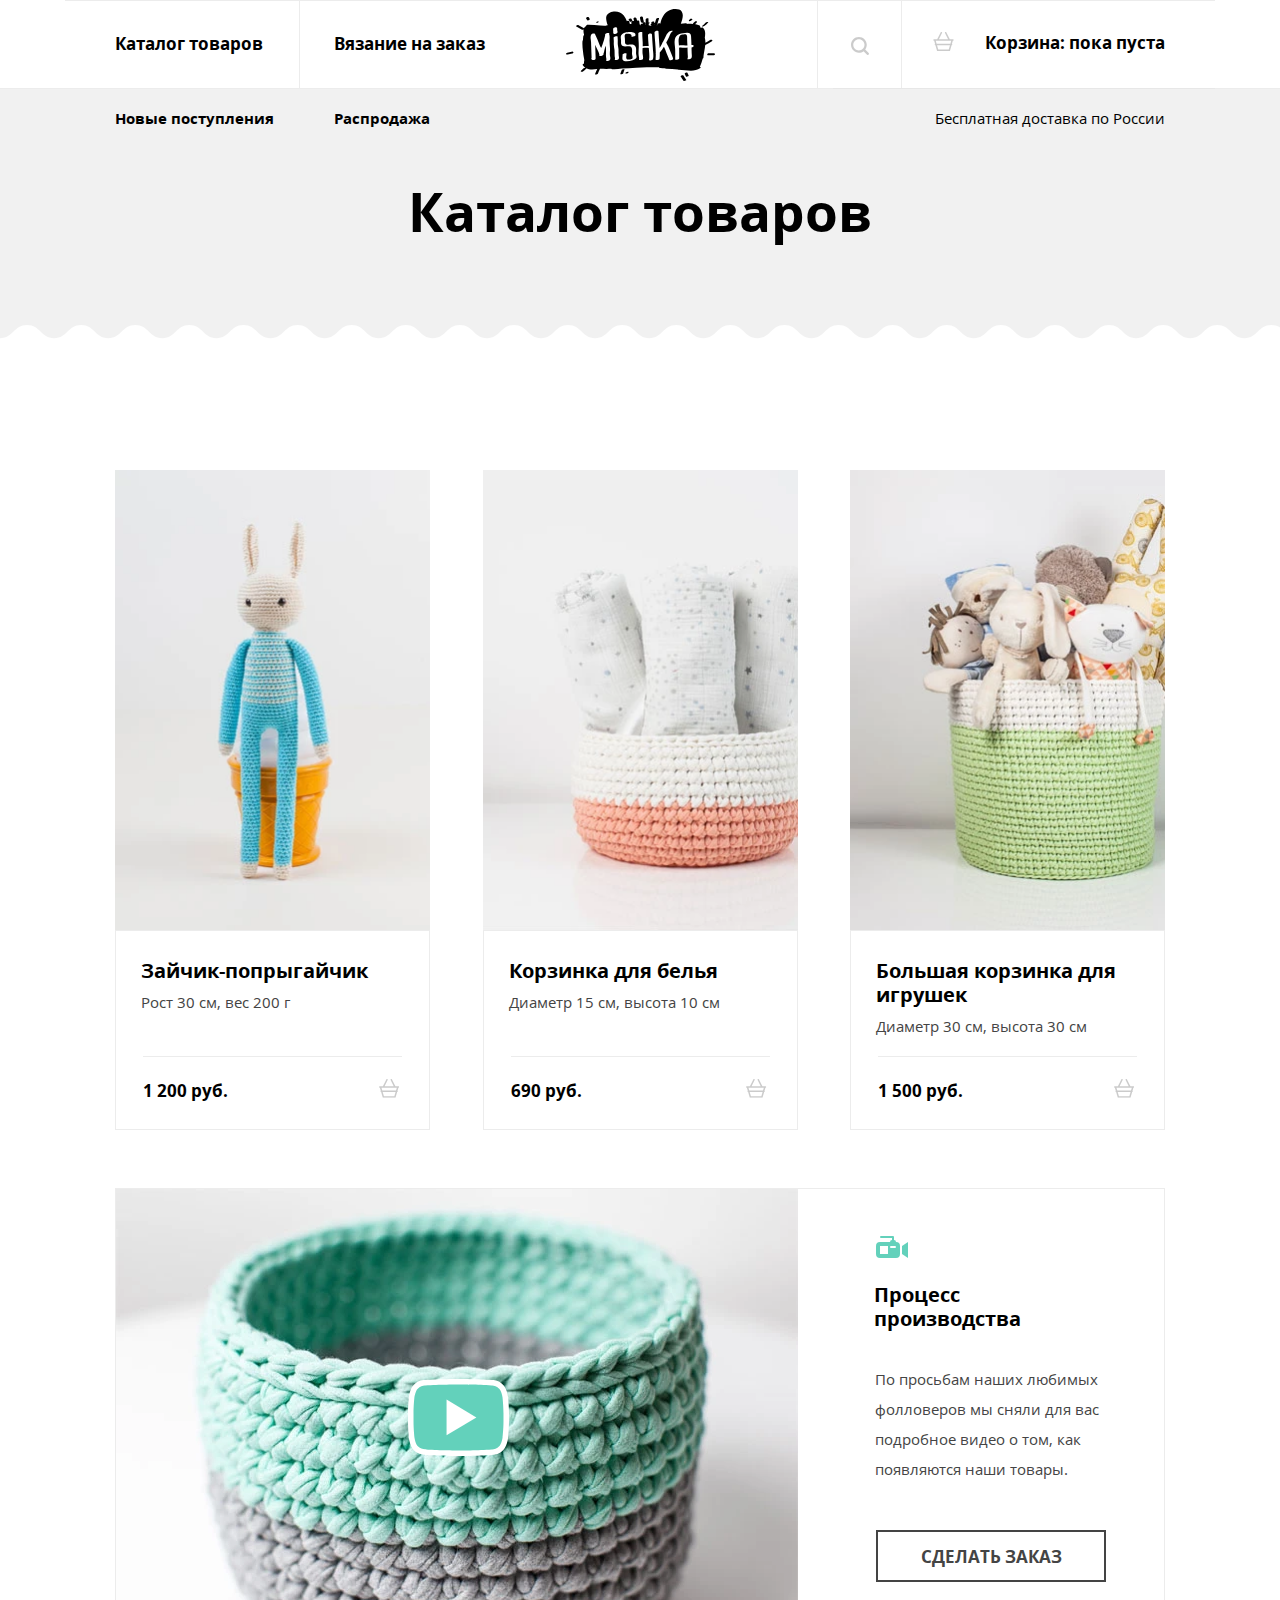
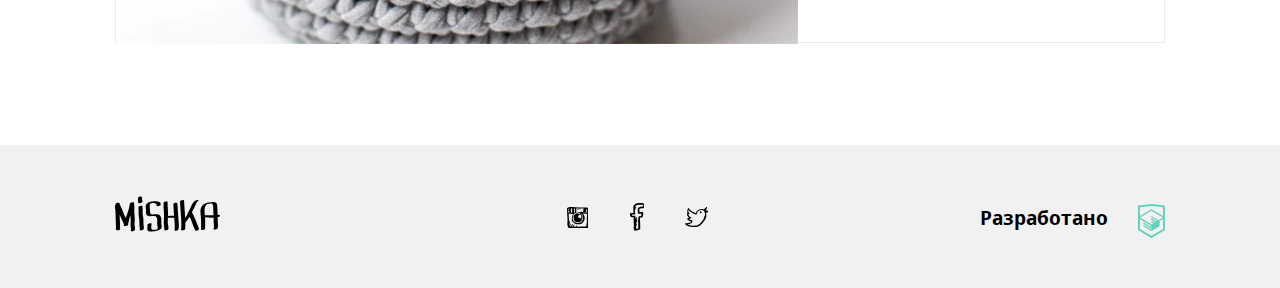
<file: catalog.html>
<!DOCTYPE html><html lang="ru"><head><meta charset="utf-8"><meta name="viewport" content="width=device-width,initial-scale=1"><title>Каталог</title><link rel="preload" href="fonts/opensans.woff2" as="font"><link rel="preload" href="fonts/opensansbold.woff2" as="font"><link rel="stylesheet" href="css/style.min.css"><script>document.createElement( "picture" );</script><script src="js/picturefill.min.js" async=""></script></head><body><div style="display:none"><svg xmlns="http://www.w3.org/2000/svg" xmlns:xlink="http://www.w3.org/1999/xlink"><symbol id="icon-cart" viewbox="264.205 370.961 20.294 18.849"><path d="M283.75,378.19h-3.151l-3.407-6.814c-0.185-0.37-0.634-0.52-1.006-0.335 c-0.371,0.186-0.521,0.636-0.335,1.006l3.071,6.143h-9.138l3.072-6.143c0.185-0.371,0.035-0.821-0.335-1.006 c-0.37-0.185-0.821-0.035-1.006,0.335l-3.407,6.814h-3.151c-0.414,0-0.75,0.336-0.75,0.75s0.336,0.75,0.75,0.75h0.157l0.855,2.991 c-0.187,0.137-0.316,0.347-0.316,0.595c0,0.396,0.309,0.71,0.697,0.739l1.656,5.795h12.697l1.656-5.795 c0.388-0.028,0.698-0.344,0.698-0.739c0-0.249-0.129-0.459-0.316-0.596l0.854-2.991h0.157c0.414,0,0.75-0.336,0.75-0.75 S284.164,378.19,283.75,378.19z M279.569,388.311h-10.433l-1.224-4.284h12.881L279.569,388.311z M281.222,382.526h-13.739 l-0.81-2.836h15.359L281.222,382.526z"></path></symbol><symbol id="icon-fb" viewbox="56.519 49.996 14.962 27.718"><g id="facebook"><g><path d="M68.181,55.188c1.026,0.029,1.993,0,2.681-0.3c0.391-0.818,0.556-1.854,0.619-2.989 c-0.19-0.015-0.062-0.337-0.207-0.399c-0.029-0.202-0.278-0.195-0.309-0.398c-0.277-0.165-0.457-0.422-0.723-0.598 c-0.727-0.162-1.44-0.335-2.164-0.499c-0.849,0.044-1.895-0.103-2.58,0.1c-2.619-0.04-3.997,1.12-5.259,2.392 c-0.023,0.078-0.003,0.197-0.105,0.199c-0.574,1.587-0.125,3.621-0.204,5.581c0.099,0.436,0.107,0.958,0.204,1.395 c-0.998,0.296-2.212,0.387-3.402,0.499c-0.317,0.324-0.178,1.089-0.206,1.693c0.085,0.583,0.278,1.06,0.413,1.595 c0.211,0.193,0.596,0.396,0.825,0.498c0.065,0.029,0.071,0.082,0.103,0.1c0.506,0.268,1.451,0.008,2.268,0.1 c-0.136,1.978,0.256,3.915,0,5.68c0.007,0.327,0.295,0.382,0.208,0.798c-0.001,0.963-0.067,1.99,0.208,2.69 c-0.287,0.455-0.497,0.982-0.415,1.794c0.122,0.016,0.114,0.157,0.105,0.299c-0.075,0.47,0.643,0.175,0.515,0.698 c0.162,0.456-0.428,0.184-0.413,0.498v0.896c0.53,0.285,1.462,0.182,2.268,0.199c0.908-0.419,2.188-0.479,2.785-1.196 c0.459,0.235,0.916-0.014,1.238-0.199c-0.018-0.315,0.273-0.333,0.205-0.698c-0.004-0.328-0.173-0.496-0.103-0.896V71.83 c-0.206-2.293-0.048-4.938-0.309-7.176c0.888-0.105,1.917-0.075,2.578-0.398c0.357-0.451,0.377-1.23,0.516-1.895 c0.177-0.226,0.221-0.583,0.206-0.996c0.19-0.213,0.068-0.729,0.104-1.096c-0.141-0.595-0.168-1.3-0.825-1.39 c-0.884-0.235-2.043,0.595-2.991,0.299c0.049-1.134-0.293-2.342,0-3.388C66.761,55.609,67.461,55.39,68.181,55.188z M64.363,59.971c0.117,0.254,0.254,0.486,0.414,0.698c0.079,0.022,0.203,0.003,0.205,0.101c1.192,0.056,2.199-0.069,3.096-0.299 c0,0.998-0.271,1.733-0.518,2.492c-0.662,0.045-1.467,0.3-1.958,0.198c-0.276,0.165-0.372,0.506-0.62,0.698 c-0.049,0.441,0.142,0.495,0,0.797c-0.201,0.137-0.055,0.611-0.205,0.796v1.496c0.085,0.281-0.146,0.258-0.104,0.497v3.488 c-0.085,0.281,0.146,0.258,0.104,0.498v2.989c0.063,0.271-0.132,0.791,0.103,0.896c-0.07,0.364-0.412-0.021-0.824,0.1 c-0.528,0.122-0.926,0.369-1.548,0.4c0.117-0.353,0.32-0.622,0.311-1.097c0.049-0.381-0.365-0.312-0.516-0.49 c0.193-0.644,0.562-1.117,0.722-1.793c0.197-0.515,0.714-1.298,0.31-1.794c-0.522-0.105-0.521,0.293-0.826,0.398 c-0.022,0.077-0.002,0.196-0.103,0.199c-0.023,0.077-0.003,0.196-0.103,0.199c0.01,0.12-0.151,0.062,0,0 c0.022-0.078,0.002-0.197,0.103-0.199c0.023-0.077,0.002-0.197,0.103-0.199v-0.299c0.368-0.575,0.67-1.214,0.826-1.993 c0.191-0.28,0.283-0.656,0.412-0.997c0.156-0.262,0.34-0.869,0.104-1.195c-0.517,0.033-0.796,0.295-0.93,0.697 c-0.32-0.189,0.161-0.434,0.104-0.697c0.138-0.231,0.169-0.566,0.309-0.797c0.202-0.413,0.564-1.304,0-1.596 c-0.438-0.023-0.612,0.207-0.723,0.498c-0.214,0.191-0.43,0.383-0.516,0.698c-0.373-0.07-0.143-0.727-0.206-1.097 c-0.067-0.52,0.122-0.899,0-1.195c-0.56-0.799-2.026-0.105-3.197-0.299c-0.108-0.307-0.222-0.984-0.104-1.195 c1.045-0.088,2.479,0.201,3.197-0.199c0.024-0.078,0.003-0.197,0.104-0.199c0.094-0.723-0.271-1-0.515-1.396 c0.232-0.806,0.04-2.02,0.104-2.989c0.233-0.141,0.328-0.414,0.515-0.598c0.112-0.955,0.673-1.476,0.722-2.49 c-0.273,0.001-0.607-0.055-0.619,0.199c-0.302-0.114-0.382,0.479-0.515,0.199c-0.112-0.541,0.246-0.626,0.309-0.997 c0.599-0.418,1.212-0.82,1.856-1.195c1.741-0.244,4.648-0.449,6.086,0.198c0.051,0.616-0.287,0.854-0.207,1.496h-1.546 c-1.092,0.24-1.987,0.672-2.991,0.997c-0.24,0.066-0.276,0.331-0.516,0.398c-0.036,0.396-0.225,0.646-0.311,0.996 C64.182,57.424,64.394,58.582,64.363,59.971z"></path></g></g></symbol><symbol id="icon-feature-ball" viewbox="0 0 34.373 34.373"><g><path d="M0.286,14.069c-0.382,2.073-0.384,4.211,0.008,6.301l4.121-3.21L0.286,14.069z"></path><path d="M24.403,1.585C19.62-0.623,13.959-0.559,9.149,1.992l7.513,5.625L24.403,1.585z"></path><path d="M33.901,13.175l-4.811,3.748l4.936,3.695C34.522,18.173,34.489,15.63,33.901,13.175z"></path><path d="M9.209,32.414c4.844,2.534,10.724,2.65,15.73,0.113l-8.096-6.062L9.209,32.414z"></path><path d="M7.914,14.433L1.681,9.767c-0.32,0.669-0.595,1.356-0.825,2.056l5.308,3.974L7.914,14.433z"></path><path d="M18.593,25.102l8.336,6.242c0.277-0.191,0.551-0.391,0.82-0.601c0.318-0.248,0.625-0.505,0.92-0.771l-8.326-6.234 L18.593,25.102z"></path><path d="M11.413,11.707L4.002,6.158C3.54,6.709,3.117,7.285,2.733,7.881l6.931,5.189L11.413,11.707z"></path><path d="M22.093,22.375l8.092,6.059c0.471-0.544,0.904-1.112,1.297-1.701l-7.639-5.721L22.093,22.375z"></path><path d="M14.913,8.98L7.196,3.203C7.003,3.341,6.812,3.482,6.623,3.629C6.227,3.938,5.849,4.261,5.487,4.597l7.676,5.747 L14.913,8.98z"></path><path d="M25.592,19.649l6.972,5.221c0.33-0.662,0.615-1.341,0.855-2.033l-6.077-4.55L25.592,19.649z"></path><path d="M26.448,2.706L0.88,22.626c0.233,0.698,0.513,1.386,0.839,2.059l26.52-20.663C27.667,3.541,27.068,3.102,26.448,2.706z"></path><path d="M30.743,6.624c-0.301-0.386-0.614-0.754-0.939-1.106L2.786,26.567c0.262,0.402,0.542,0.797,0.843,1.183 c0.142,0.183,0.288,0.359,0.436,0.534L31.155,7.176C31.021,6.99,30.886,6.806,30.743,6.624z"></path><path d="M32.298,8.999L5.552,29.838c0.544,0.501,1.114,0.962,1.708,1.382l25.962-20.228C32.959,10.314,32.651,9.648,32.298,8.999z"></path></g></symbol><symbol id="icon-feature-flower" viewbox="8.014 4.35 31.972 37.301"><path d="M24,41.65c8.827,0,15.986-7.159,15.986-15.986C31.158,25.664,24,32.822,24,41.65z M12.641,20.78 c0,2.451,1.989,4.441,4.44,4.441c0.932,0,1.803-0.294,2.513-0.782l-0.036,0.337c0,2.451,1.99,4.441,4.441,4.441 s4.44-1.99,4.44-4.441l-0.036-0.337c0.719,0.497,1.582,0.782,2.514,0.782c2.451,0,4.44-1.99,4.44-4.441 c0-1.768-1.038-3.286-2.54-3.997c1.492-0.71,2.54-2.229,2.54-3.997c0-2.451-1.989-4.44-4.44-4.44c-0.932,0-1.803,0.293-2.514,0.781 L28.44,8.79c0-2.451-1.989-4.44-4.44-4.44s-4.441,1.99-4.441,4.44l0.036,0.337c-0.719-0.497-1.581-0.781-2.513-0.781 c-2.451,0-4.44,1.99-4.44,4.44c0,1.768,1.039,3.286,2.54,3.997C13.68,17.494,12.641,19.012,12.641,20.78z M24,12.343 c2.451,0,4.44,1.989,4.44,4.44c0,2.451-1.989,4.44-4.44,4.44s-4.441-1.99-4.441-4.44C19.559,14.332,21.549,12.343,24,12.343z  M8.014,25.664c0,8.827,7.158,15.986,15.986,15.986C24,32.822,16.842,25.664,8.014,25.664z"></path></symbol><symbol id="icon-feature-gift" viewbox="239.665 239.757 32.666 32.486"><path d="M242.56,272.243h12.504v-13.91H242.56V272.243z M270.742,248.623h-7.335 c0.521-0.267,0.984-0.549,1.396-0.845c1.588-1.133,2.424-2.57,2.42-3.999c0.002-1.169-0.556-2.202-1.359-2.901 c-0.805-0.704-1.869-1.119-3.016-1.121c-1.22-0.001-2.352,0.421-3.32,1.069c-1.459,0.979-2.606,2.451-3.424,4.067 c-0.039,0.079-0.078,0.157-0.115,0.236c-0.299-0.623-0.647-1.226-1.041-1.792c-0.691-0.985-1.523-1.86-2.497-2.511 c-0.97-0.646-2.103-1.069-3.322-1.069c-1.213,0.004-2.323,0.514-3.155,1.295c-0.828,0.783-1.41,1.885-1.412,3.135 c-0.002,0.73,0.211,1.494,0.649,2.188c0.552,0.872,1.424,1.628,2.633,2.248h-6.588c-0.878,0-1.591,0.712-1.591,1.59v5.897h15.396 v-7.488h1.873v7.488h15.396v-5.897C272.333,249.334,271.621,248.623,270.742,248.623 M248.38,246.284 c-0.622-0.391-1-0.785-1.22-1.135c-0.22-0.354-0.294-0.662-0.296-0.963c-0.004-0.504,0.248-1.042,0.691-1.461 c0.437-0.415,1.028-0.667,1.562-0.667h0.013c0.685,0,1.366,0.231,2.046,0.683c1.018,0.671,1.975,1.85,2.645,3.187 c0.342,0.676,0.609,1.39,0.789,2.087C251.528,247.694,249.532,247.013,248.38,246.284 M258.917,244.657 c0.557-0.797,1.21-1.466,1.887-1.916c0.68-0.451,1.362-0.683,2.047-0.683h0.006c0.574,0,1.117,0.22,1.494,0.55 c0.377,0.336,0.571,0.739,0.573,1.171c-0.004,0.512-0.272,1.259-1.467,2.132c-1.138,0.825-3.101,1.673-6.127,2.265 C257.62,246.974,258.177,245.704,258.917,244.657 M256.937,272.243h12.506v-13.91h-12.506V272.243z"></path></symbol><symbol id="icon-feature-heart" viewbox="47.475 50.071 33.05 27.857"><path d="M80.525,58.808c0-4.825-3.912-8.736-8.736-8.736c-3.405,0-6.348,1.951-7.789,4.793 c-1.441-2.842-4.384-4.793-7.789-4.793c-4.825,0-8.736,3.911-8.736,8.736c0,9.127,14.657,19.121,16.525,19.121 C65.869,77.929,80.525,67.979,80.525,58.808z"></path></symbol><symbol id="icon-feature-money" viewbox="46.212 56.834 46.575 27.332"><path d="M88.882,56.834H50.116c-2.156,0-3.904,1.749-3.904,3.905v19.521c0,2.156,1.748,3.905,3.904,3.905h38.766 c2.156,0,3.905-1.749,3.905-3.905V60.739C92.787,58.583,91.038,56.834,88.882,56.834z M49.235,81.784V59.551h40.202v22.233H49.235z"></path><path d="M53.14,77.88h32.395V63.456H53.14V77.88z M69.5,65.354c2.936,0,5.315,2.38,5.315,5.314c0,2.936-2.379,5.314-5.315,5.314 s-5.314-2.379-5.314-5.314C64.185,67.733,66.564,65.354,69.5,65.354z"></path></symbol><symbol id="icon-feature-rocket" viewbox="612.532 500.386 54.156 23.183"><g><path d="M652.844,506.098c-3.647-0.971-7.839-1.667-12.359-1.666c-2.891,0.001-5.457,0.243-7.71,0.623l-6.784-4.668l-13.456,0.005 l5.811,6.184h8.447c-4.58,1.598-6.759,3.515-6.759,3.515l0.002,3.777c0,0,2.313,1.912,6.931,3.518l-8.623-0.005l-5.811,6.188 l13.455,0.002l6.816-4.692c2.261,0.398,4.822,0.647,7.681,0.648c4.522-0.001,8.712-0.697,12.36-1.667 c-1.176-1.775-1.915-3.743-1.918-5.877C650.93,509.842,651.665,507.871,652.844,506.098z"></path><path d="M656.267,507.132c-1.284,1.605-1.969,3.25-1.965,4.84c-0.007,1.597,0.677,3.238,1.968,4.847 c6.399-2.162,10.419-4.841,10.419-4.841S662.67,509.298,656.267,507.132z"></path></g></symbol><symbol id="icon-flag" viewbox="-11.34 -28.346 46.68 81.691"><g id="miu"><g id="Artboard-1" transform="translate(-755.000000, -443.000000)"><g id="slice" transform="translate(215.000000, 119.000000)"></g><g id="editor-flag-triangle-notification-glyph"><path d="M751.439,418.545v38.9l38.9-19.451L751.439,418.545z M743.66,496.346v-81.691h3.805v81.691H743.66z"></path></g></g></g><g><rect x="-11.34" y="-28.346" width="3.805" height="81.691"></rect></g></symbol><symbol id="icon-insta" viewbox="53.115 53.19 21.769 21.334"><g id="instagram"><g><path d="M74.881,65.336c-0.013-2.395-0.344-4.788-0.303-7.135c-0.023-0.788-0.086-1.535-0.152-2.278 c-0.105-0.3-0.111-0.699-0.152-1.062c-0.26-0.17-0.222-0.64-0.456-0.835c-0.423-0.233-1.201-0.114-1.744-0.22 c-0.657-0.026-1.254-0.115-1.899-0.153c-1.936-0.101-3.973-0.076-5.996-0.076c-2.001,0-3.954-0.145-5.695-0.379h-2.202 c-0.097,0.004-0.105,0.098-0.227,0.076c-0.599,0.034-1.077,0.188-1.595,0.303c-0.21,0.119-0.421,0.235-0.683,0.304 c-0.136,0.192-0.513,0.145-0.607,0.379c-0.186,0.212,0.185,0.451,0,0.607v0.911c0.173,0.13,0.027,0.58,0.075,0.835v0.987 c-0.017,1.281,0.134,2.397,0.076,3.72c0.467,2.762,0.374,6.537,0.076,9.413c0.155,0.579,0.363,1.105,0.455,1.746 c0.256,0.479,0.335,1.133,0.683,1.52c0.502,0.206,1.233,0.186,1.898,0.229c0.383,0.098,0.667,0.293,1.14,0.30 c2.843-0.21,5.496-0.154,8.427-0.229c2.704,0.24,5.802,0.188,8.275-0.228c0.195-0.134,0.128-0.529,0.228-0.76 c-0.056-0.385,0.207-0.449,0.228-0.759C74.862,70.157,74.895,67.763,74.881,65.336z M61.899,59.111 c0.757-0.153,1.48-0.341,2.429-0.304c0.71,0.076,1.287,0.283,1.897,0.456c0.116,0.184-0.243,0.547,0.153,0.684v0.076 c0.059,0.017,0.149,0.002,0.151,0.076c0.445,0.035,0.794,0.167,1.063,0.379c0.45,0.055,0.536,0.476,1.138,0.3 c-0.091,0.213-0.084,0.524-0.075,0.835c0.324,1.183,0.475,2.81,0.303,4.252c-0.164,0.163-0.215,0.442-0.303,0.683 c-0.311,0.322-0.481,0.785-0.836,1.062c-0.095,0.236-0.25,0.408-0.454,0.533c-0.116,0.213-0.206,0.452-0.457,0.53 c-0.298,0.163-0.577,0.011-0.834-0.076c-0.446,0.162-0.904,0.312-1.215,0.607c-0.816-0.096-1.648-0.175-2.43-0.304 c-0.242-0.139-0.487-0.273-0.835-0.305c-0.227-0.204-0.496-0.364-0.836-0.455c-0.101-0.127-0.337-0.118-0.455-0.229 c-0.198-0.029-0.229-0.227-0.456-0.229c-0.118-0.412-0.443-0.618-0.532-1.062c-0.226-0.331-0.308-0.805-0.455-1.215 c-0.043-1.434,0.091-2.692,0.379-3.796c0.346-0.591,0.779-1.094,1.138-1.67c0.249,0.021,0.365-0.09,0.38-0.304 c0.306,0.053,0.434-0.072,0.684-0.075C61.698,59.568,61.71,59.251,61.899,59.111z M60.229,56.378 c-0.117-0.263-0.066-0.691-0.075-1.062c-0.007-0.285,0.278-0.279,0.304-0.532c-0.003-0.074-0.093-0.059-0.152-0.076 c0.126-0.146,0.701-0.097,0.834,0c0.132,0.537-0.354,0.455-0.531,0.684c0.011,0.167,0.322,0.032,0.456,0.076 c0.029,0.854-0.059,1.496,0,2.202h-0.456c-0.007,0.234,0.229,0.226,0.456,0.228c-0.059,0.286,0.092,0.363,0.075,0.607 c-0.226,0.153-0.716,0.042-1.062,0.075C59.975,57.986,60.313,57.205,60.229,56.378z M59.546,54.784 c0.088-0.013,0.134,0.016,0.151,0.076c0.179,0.253,0.01,0.683-0.076,0.911C59.448,55.592,59.595,55.089,59.546,54.784z M59.698,56.606c-0.132-0.069-0.168-0.237-0.152-0.456C59.678,56.221,59.713,56.388,59.698,56.606z M59.698,57.973 c-0.058,0.139-0.082-0.045-0.076-0.152C59.68,57.682,59.703,57.866,59.698,57.973z M59.546,58.201 c0.175-0.024,0.084,0.219,0.228,0.227c-0.009,0.193-0.283,0.179-0.38,0.077C59.433,58.393,59.507,58.312,59.546,58.201z M57.192,56.985c0.006-0.108,0.013-0.214-0.076-0.228c-0.073-0.733,0.13-1.415,0-1.973c0.25-0.155,0.769-0.042,1.139-0.077v1.139 c-0.088,0.064-0.203,0.101-0.379,0.077c-0.054,0.28,0.324,0.131,0.379,0.304c0.008,0.853-0.056,1.777,0.152,2.429 c-0.565-0.059-0.906,0.107-1.442,0.076c0.097-0.612-0.019-1.435,0.531-1.594C57.484,56.997,57.239,57.091,57.192,56.985z M56.661,56.985c-0.204,0.021-0.217-0.534-0.077-0.607C56.912,56.384,56.833,56.879,56.661,56.985z M56.509,57.973 c0.077-0.312,0.034-0.304,0.075-0.683C56.812,57.303,56.844,58.06,56.509,57.973z M56.737,55.923 c-0.263,0.054-0.273-0.266-0.153-0.38C56.847,55.49,56.856,55.81,56.737,55.923z M56.737,54.784 c0.033,0.159-0.052,0.201-0.076,0.304c-0.176,0.023-0.084-0.219-0.229-0.229C56.457,54.757,56.623,54.797,56.737,54.784z M56.509,58.505c0.148-0.031,0.11,0.345-0.076,0.227C56.473,58.67,56.512,58.608,56.509,58.505z M55.825,54.784 c0.029,0.259-0.438,0.32-0.379,0H55.825z M54.838,54.86c-0.034,0.219-0.326,0.179-0.379,0.379 C54.245,55.069,54.543,54.771,54.838,54.86z M54.383,55.619c0.226-0.205,0.451-0.41,0.684-0.607 c-0.021-0.123,0.071-0.131,0.076-0.228h0.229c0.102,0.381-0.261,0.296-0.305,0.531c0.021,0.122-0.072,0.131-0.075,0.227 c0.02,0.335,0.121,0.588,0.075,0.988c-0.27,0.008-0.276,0.28-0.607,0.227C54.482,56.329,54.325,56.083,54.383,55.619z M54.459,58.884V57.29c0.195-0.185,0.396-0.364,0.607-0.532c0.295,0.489,0.179,1.392,0.455,1.897 C55.246,58.812,54.771,58.766,54.459,58.884z M72.68,69.968c-0.109,0.954-0.158,1.968-0.379,2.809 c-2.89,0.123-6.02,0.005-8.883,0.153c-0.199,0.045-0.273-0.031-0.229-0.229c-0.253,0-0.258,0.247-0.531,0.229 c0.201-0.336,0.438-0.898,0.151-1.291c-0.797,0.013-0.797,0.821-1.138,1.291c-0.686-0.053-1.137,0.127-1.823,0.075 c0.18-0.705,0.75-1.021,0.911-1.745c-0.395-0.55-0.989,0.138-1.214,0.455c-0.204,0.48-0.557,0.81-0.76,1.29H57.8 c0.238-0.469,0.489-0.926,0.759-1.366c0.171-0.512,0.625-0.741,0.683-1.367c-0.157-0.28-0.42-0.029-0.683,0 c-0.123,0.182-0.272,0.335-0.38,0.531c-0.232,0.376-0.501,0.714-0.684,1.14c-0.181,0.208-0.335,0.003-0.53,0.227 c-0.389,0.271-0.581,0.736-0.988,0.987c-0.174-0.06,0.039-0.356,0.153-0.38c0.045-0.181-0.096-0.55,0.075-0.607 c0.063-0.366,0.212-0.647,0.379-0.91c0.119-0.742,0.521-1.199,0.684-1.898c-0.559,0.099-0.674,0.643-0.988,0.987 c-0.212,0.445-0.542,0.772-0.683,1.291c-0.174-0.131-0.028-0.58-0.076-0.836c0.122-0.586,0.298-1.119,0.38-1.746 c0.133-0.22,0.173-0.535,0.228-0.834c0.168-0.209,0.046-0.61-0.077-0.761c-0.226,0.027-0.374,0.133-0.455,0.304 c-0.192-0.032-0.193,0.506-0.304,0.304c-0.045-2.587-0.451-4.812-0.456-7.438c0.026-0.331-0.183-0.424-0.228-0.685 c1.629,0.028,3.121,0.091,4.783,0.229c-0.089,0.139-0.199,0.257-0.304,0.379c-0.144,0.07-0.226,0.173-0.378,0.304 c-0.604,1.653-0.975,3.984-0.607,6.15c0.229,0.58,0.589,1.029,0.986,1.441c0.907,0.485,1.635,1.149,2.506,1.671 c1.701,0.361,3.84,0.369,5.541,0c0.236-0.12,0.484-0.226,0.685-0.38c1.364-1.242,2.753-2.459,2.961-4.859v-1.367 c-0.197-1.598-0.688-2.905-1.747-3.644c0.331-0.22,1.099,0.043,1.67,0.076c0.223,0.013,0.447,0.014,0.684,0 c0.408-0.024,0.928-0.055,1.443,0c0.144,0.187,0.113,0.544,0.228,0.76c-0.062,1.684-0.192,3.3-0.152,5.087 c0.103,0.454,0.127,0.986,0.229,1.441C73.046,68.209,72.9,69.126,72.68,69.968z M73.059,58.808 c-0.639-0.12-1.232-0.284-1.897-0.379c0.072-0.333,0.799-0.01,0.987-0.228c0.385-0.223,0.295-0.92,0.304-1.51 c0.032-0.348,0.114-0.644,0.076-1.063c-0.401-0.951-1.783-0.421-2.886-0.455c-0.225,0.718-0.47,1.8-0.304,2.657 c0.169,0.49,1.024,0.292,1.519,0.456c-0.14,0.332-0.688,0.057-0.987,0.076c-0.296-0.083-0.707-0.052-0.986-0.151 c-2.285,0.078-4.284,0.004-6.529,0.151c0.117-1.248,0.063-2.465-0.076-3.645h3.112c-0.344,0.364-0.912,0.507-1.29,0.835 c-0.44,0.244-0.861,0.505-1.139,0.911c0.249,0.134,0.535-0.245,0.759-0.379c0.355-0.074,0.479-0.381,0.835-0.455 c0.423-0.438,1.096-0.625,1.67-0.912c0.378-0.022,0.697,0.013,0.987,0.077c1.283,0.007,2.456,0.126,3.796,0.076 c0.614,0.145,1.45,0.069,1.974,0.304c0.107,0.298,0.231,0.579,0.305,0.911C73.297,57.071,73.14,57.901,73.059,58.808z M67.214,55.088C67.324,55.041,67.205,54.996,67.214,55.088L67.214,55.088z M67.214,55.088c-0.529,0.154-1.019,0.348-1.367,0.682 C66.331,55.572,66.906,55.464,67.214,55.088z M68.276,55.695C68.387,55.648,68.269,55.604,68.276,55.695L68.276,55.695z M66.53,56.606c0.727-0.158,1.181-0.591,1.746-0.911c-0.437,0.019-0.592,0.32-0.987,0.379 C67.074,56.291,66.689,56.334,66.53,56.606z M65.847,55.771C65.736,55.818,65.854,55.863,65.847,55.771L65.847,55.771z M65.164,56.378C65.274,56.332,65.156,56.286,65.164,56.378L65.164,56.378z M65.089,56.454c0.063,0.014,0.07-0.03,0.075-0.076 C65.1,56.364,65.092,56.408,65.089,56.454z M65.012,56.53c0.064,0.014,0.072-0.03,0.077-0.076 C65.022,56.441,65.017,56.483,65.012,56.53z M64.178,57.138c0.346-0.134,0.613-0.348,0.834-0.607 C64.664,56.664,64.397,56.878,64.178,57.138z M66.454,58.125c0.533-0.049,0.749-0.416,1.215-0.531 c0.284-0.298,0.784-0.381,0.987-0.76c-0.56,0.023-0.766,0.399-1.216,0.531C67.156,57.662,66.689,57.778,66.454,58.125z M64.178,57.138C63.861,57.064,64.162,57.365,64.178,57.138L64.178,57.138z M63.645,57.517c0.021,0.021,0.115-0.037,0.076-0.077 C63.7,57.42,63.605,57.478,63.645,57.517z M66.454,58.125C66.344,58.172,66.461,58.216,66.454,58.125L66.454,58.125z M65.314,59.946c-0.223-0.231-0.676-0.233-0.986-0.379c-0.697-0.038-1.223,0.093-1.746,0.229c-0.304,0.151-0.607,0.304-0.91,0.454 c-0.266,0.166-0.444,0.417-0.76,0.532c-0.205,0.225-0.352,0.51-0.684,0.607c-0.004,0.223-0.173,0.281-0.304,0.379 c-0.089,0.115-0.094,0.312-0.227,0.381c-0.007,0.12,0.036,0.29-0.076,0.303c0.108,1.512,0.291,2.948,0.683,4.177 c0.287,0.623,0.975,0.846,1.442,1.29c0.589,0.297,1.328,0.444,2.126,0.531c0.277-0.052,0.553-0.105,0.911-0.076 c1.209-0.209,2.098-0.736,2.81-1.441c0.1-0.281,0.252-0.508,0.455-0.684c-0.254-0.671,0.293-1.098,0.455-1.59 c0.002-1.344-0.201-2.48-0.607-3.415c-0.256-0.579-0.92-0.751-1.366-1.139c-0.059-0.018-0.15-0.003-0.151-0.077 C66.11,59.892,65.646,59.789,65.314,59.946z M61.899,64.273c-0.113-0.063-0.109-0.244-0.152-0.379 C62.003,63.816,61.865,64.131,61.899,64.273z M61.975,64.578c0.041-0.117,0.079-0.006,0.076,0.075 C62.011,64.771,61.972,64.658,61.975,64.578z M62.431,62.527c0.015-0.086,0.075-0.042,0.075,0 C62.492,62.614,62.431,62.57,62.431,62.527z M64.101,60.402c-0.203,0.258,0.041,0.576,0.077,0.836 C63.873,61.199,63.604,60.351,64.101,60.402z M64.48,64.35c-0.04-0.038,0.055-0.097,0.076-0.076 C64.596,64.312,64.502,64.371,64.48,64.35z M65.239,67.234c0.034-0.109,0.066,0.008,0.152,0 C65.373,67.331,65.241,67.311,65.239,67.234z M67.44,64.653c-0.233-0.057-0.145,0.208-0.379,0.152 c0.069-0.159,0.118-0.338,0.229-0.455C67.424,64.369,67.462,64.48,67.44,64.653z M66.303,60.857 c0.211,0.119,0.441,0.217,0.606,0.381c0.085,0.219,0.243,0.363,0.38,0.529c0.058,0.778,0.179,1.492,0.151,2.354 c-0.257,0.099-0.438,0.271-0.683,0.381c-0.78-0.006-1.358-0.212-1.897-0.456c-0.171-0.259-0.355-0.505-0.532-0.759v-1.062 c0.17-0.185,0.319-0.391,0.456-0.607c0.228-0.127,0.508-0.201,0.454-0.607c-0.038-0.062-0.078-0.124-0.075-0.229 c0.158,0.045,0.245,0.159,0.379,0.229C65.865,61.028,65.952,60.811,66.303,60.857z"></path></g></g></symbol><symbol id="icon-interior" viewbox="-259.404 -19.675 40.219 62.411"><g><path d="M-244.227,18.283c-0.286,0.966-0.245,2.191,0.027,3.639c0.494,2.635,1.687,6.041,2.358,9.67h5.062 c0.696-3.641,1.949-7.05,2.471-9.683c0.287-1.445,0.33-2.66,0.041-3.617c-0.275-0.899-0.89-1.618-2.021-2.303h-5.997 C-243.361,16.668-243.96,17.38-244.227,18.283z"></path><path d="M-232.395,38.278h-13.799c-1.293,0-2.299,0.976-2.299,2.229v2.229h2.299h13.799h2.299v-2.229 C-230.096,39.254-231.102,38.278-232.395,38.278z"></path><path d="M-225.262-17.446h-11.732c0-1.244-1.015-2.229-2.3-2.229c-1.283,0-2.3,0.985-2.3,2.229h-11.737l-6.073,25.517 c0.794-0.461,1.589-0.992,2.632-0.992c1.359,0,2.243,0.818,2.924,1.375c0.682,0.557,1.162,0.849,1.447,0.849 c0.292,0.001,0.769-0.287,1.451-0.836c0.681-0.548,1.564-1.358,2.915-1.358c1.349,0,2.237,0.806,2.919,1.354 c0.684,0.549,1.161,0.84,1.451,0.84c0.146,0,0.338-0.073,0.58-0.214c0.242-0.141,0.53-0.353,0.872-0.626 c0.512-0.411,1.139-0.967,1.99-1.218c0.284-0.085,0.593-0.136,0.93-0.136c1.347,0,2.238,0.805,2.92,1.354 c0.683,0.548,1.159,0.84,1.451,0.84c0.287-0.002,0.766-0.296,1.445-0.85c0.684-0.554,1.571-1.367,2.925-1.367 c1.356,0,2.239,0.817,2.919,1.371c0.342,0.276,0.631,0.489,0.872,0.631c0.24,0.143,0.431,0.214,0.575,0.214 c0.288,0,0.762-0.293,1.442-0.854c0.68-0.559,1.567-1.384,2.929-1.384c1.044,0,1.839,0.533,2.632,0.997L-225.262-17.446z"></path><path d="M-235.881,33.82h-6.864c-0.657,0-1.15,0.479-1.15,1.115c0,0.635,0.493,1.113,1.15,1.113h6.9c0.655,0,1.15-0.479,1.15-1.113 c0-0.636-0.495-1.115-1.15-1.115H-235.881z"></path><path d="M-239.295,9.336c-0.146,0-0.338,0.074-0.58,0.213c-0.157,0.094-0.37,0.261-0.57,0.41v3.731h2.299V9.959 C-238.651,9.581-239.054,9.336-239.295,9.336z"></path></g></symbol><symbol id="icon-left-arrow" viewbox="0 0 50 26.003"><polygon points="50,11.002 7.659,11.002 15.833,2.828 13.005,0 0,12.998 0.003,13.001 0,13.005 13.005,26.003 15.833,23.175 7.661,15.002 50,15.002 "></polygon></symbol><symbol id="icon-logo-footer" viewbox="0 0 101.615 34.056"><g><path d="M19.135,21.495c-0.083-2.683-0.51-5.347-0.475-8.035c0.028-2.174,0.389-4.41-0.36-6.495 c0.047-0.237,0.096-0.473,0.14-0.711c0.193-1.045-3.271-0.492-3.813,0.464c-0.343,0.28-0.519,0.615-0.375,0.957 c0.037,0.086,0.069,0.174,0.102,0.261c-0.656,3.204-1.57,6.306-2.621,9.412c-0.402,1.188-0.888,2.349-1.298,3.533 c-0.582-1.104-1.169-2.194-1.643-3.377C7.418,14.071,6.18,10.602,4.505,7.298C4.695,5.77,1.301,5.93,0.632,7.33 c-0.809,1.694-0.705,3.403-0.438,5.214c0.3,2.042,0.353,4.05,0.377,6.111c0.047,3.976,0.358,7.943,0.417,11.919 c-0.354,0.395-0.461,0.881-0.091,1.375c0.162,0.216,0.361,0.382,0.571,0.549c0.904,0.724,3.5,0.107,3.496-1.271 c-0.014-4.123-0.312-8.238-0.42-12.358c-0.011-0.404-0.018-0.807-0.024-1.21c0.057,0.145,0.114,0.29,0.171,0.434 c0.64,1.604,1.31,3.163,2.185,4.654c0.868,1.478,1.303,3.064,1.803,4.677c-0.189,0.217-0.303,0.462-0.233,0.708 c-0.039,0.18,0.07,0.292,0.251,0.36c0.639,0.548,1.841,0.274,2.509-0.007c0.287-0.121,0.561-0.261,0.826-0.424 c0.345-0.212,0.883-0.679,0.729-1.159c-0.03-0.093-0.058-0.186-0.087-0.279c0.47-1.27,0.709-2.589,0.965-3.93 c0.272-1.428,0.782-2.78,1.295-4.133c0.052,0.619,0.106,1.238,0.156,1.855c0.204,2.554,0.033,5.072,0.007,7.626 c-0.008,0.847,0.054,1.633,0.219,2.461c0.068,0.343,0.367,1.808,0.281,1.887c-0.611,0.564-0.433,1.257,0.385,1.437 c0.915,0.201,2.081-0.105,2.77-0.742c1.198-1.106,0.632-2.845,0.361-4.241C18.661,26.501,19.208,23.879,19.135,21.495z"></path><path d="M27.499,22.17c-0.074-1.988-0.765-3.862-0.774-5.872c-0.011-2.305,0.181-4.593-0.155-6.886 c-0.106-0.725-4.056,0.1-3.917,1.05c0.309,2.11,0.197,4.229,0.159,6.354c-0.037,2.044,0.468,3.898,0.73,5.904 c0.269,2.054-0.084,4.157,0.149,6.213c0.109,0.962,0.75,2.743,0.089,3.58c-0.42,0.532,1.469,0.342,1.553,0.326 c0.769-0.142,1.793-0.392,2.304-1.038c0.653-0.828,0.196-2.426,0.053-3.357C27.374,26.385,27.576,24.249,27.499,22.17z"></path><path d="M43.828,18.851c-2.062-2.784-5.889-0.78-8.561-1.54c-1.377-0.392-1.395-2.271-1.392-3.396 c0.004-1.426-0.114-2.732-0.273-4.146c-0.119-1.052-0.024-2.121,0.746-2.904c0.142-0.144,0.859-0.336,0.81-0.339 c0.354-0.061,0.676-0.076,1.067-0.093c1.549-0.066,4.613,0.232,4.019,2.483c-0.266,1.01,3.596,0.431,3.877-0.637 c1.213-4.598-7.284-3.714-9.686-3.078C32.225,5.789,29.787,7.047,29.66,9.6c-0.061,1.219,0.273,2.379,0.325,3.587 c0.061,1.39-0.198,2.776,0.289,4.118c1.082,2.982,5.52,1.576,7.778,1.745c3.845,0.287,2.697,5.469,2.748,7.883 c0.027,1.288,1.181,3.429,0.211,4.507c-0.595,0.662-1.982,0.699-2.792,0.768c-0.813,0.068-2.201,0.312-2.742-0.461 c-0.993-1.418,0.091-3.799-0.121-5.425c-0.121-0.924-4.066-0.095-3.917,1.05c0.342,2.627-1.399,6.145,2.402,6.596 c2.441,0.289,5.191-0.161,7.5-0.928c1.196-0.396,2.307-0.942,3.243-1.793c1.035-0.941,0.694-2.348,0.417-3.547 C44.324,24.782,45.732,21.421,43.828,18.851z"></path><path d="M61.155,18.662c-0.122-3.777-0.69-7.513-0.706-11.297c-0.008-1.971-3.963-1.305-3.957,0.343 c0.015,3.608,0.497,7.167,0.682,10.764c0.004,0.074,0.008,0.147,0.013,0.221c-1.949-0.018-3.899,0.177-5.853,0.246 c0.201-4.633-0.611-9.227-0.435-13.857c0.022-0.582-3.874-0.09-3.917,1.049c-0.171,4.475,0.587,8.915,0.453,13.392 c-0.064,2.136-0.245,4.264-0.259,6.402c-0.007,1.095,0.171,2.183,0.329,3.263c0.146,0.999,0.484,2.331,0.182,3.318 c-0.237,0.772,3.561,0.29,3.862-0.694c0.544-1.778-0.222-4.039-0.405-5.839c-0.175-1.725-0.039-3.499,0.083-5.248 c2.03-0.13,4.059-0.297,6.08-0.012c0.09,1.378,0.196,2.754,0.322,4.134c0.105,1.157,0.179,2.313,0.196,3.475 c0.015,1.019,0.142,2.496-0.221,3.461c-0.773,2.057,3.15,1.889,3.723,0.364c0.703-1.87,0.502-4.199,0.383-6.164 C61.562,23.54,61.233,21.109,61.155,18.662z"></path><path d="M78.087,23.136c-0.939-2.758-2.373-5.177-3.616-7.797c1.001-1.949,2.018-3.898,2.932-5.888 c0.831-1.808,1.446-3.819,3.08-5.092c0.574-0.447,0.55-0.896-0.255-0.951c-0.875-0.061-2.064,0.192-2.77,0.742 c-1.485,1.158-2.427,2.563-3.201,4.268c-0.932,2.051-1.896,4.063-2.914,6.075c-0.074,0.147-0.149,0.295-0.224,0.443 c-0.49,0.315-0.785,0.762-0.639,1.266c-0.792,1.563-1.6,3.117-2.499,4.61c-0.299-5.534-0.955-11.061-1.15-16.6 c-0.045-1.27-3.971-0.479-3.917,1.049c0.243,6.868,1.219,13.719,1.286,20.587c-0.016,0.017-0.031,0.034-0.047,0.051 c-0.301,0.308-0.19,0.494,0.051,0.602c0.002,1.75-0.059,3.501-0.209,5.254c-0.472,0.745,0.463,1.139,1.084,1.139 c0.032,0,0.064,0,0.096,0c0.739,0,2.626-0.35,2.718-1.364c0.191-2.1,0.251-4.196,0.232-6.291c1.59-1.715,2.89-3.63,4.055-5.635 c0.759,1.48,1.482,2.972,1.989,4.582c0.861,2.741,2.299,5.261,3.131,8.014c0.544,1.806,4.457,0.738,3.917-1.049 C80.388,28.398,79.013,25.854,78.087,23.136z"></path><path d="M101.59,18.501c-0.21-0.832-1.372-0.849-2.271-0.77c-0.012-0.335-0.02-0.671-0.036-1.006 c-0.125-2.661-0.165-5.379-0.392-8.032c-0.209-2.458-1.585-3.337-3.972-3.247c-2.416,0.092-5.229,0.527-7.482,1.403 c-2.607,1.014-4.058,2.935-4.559,5.681c-0.549,3.014,0.24,6.219,0.373,9.246c0.154,3.503,0.066,7.014,0.062,10.519 c0,0.573,3.916,0.031,3.917-1.049c0.003-2.776,0.042-5.551,0-8.327c-0.013-0.818-0.051-1.632-0.102-2.444 c1.369-0.593,3.687,0.012,5.05,0.141c1.107,0.104,2.169-0.166,3.244-0.292c0.021,2.312,0.107,4.635,0.202,6.944 c0.049,1.184,0.477,3.53-0.354,4.511c-0.437,0.516,1.48,0.343,1.555,0.33c0.793-0.146,1.761-0.401,2.303-1.041 c0.949-1.12,0.456-3.79,0.401-5.126c-0.078-1.91-0.102-3.824-0.141-5.737C100.542,20.058,101.805,19.351,101.59,18.501z M86.972,18.351c-0.103-1.245-0.217-2.49-0.303-3.743c-0.16-2.331,0.117-5.583,2.29-6.999c0.58-0.379,1.675-0.315,2.354-0.438 c0.97-0.176,1.956-0.389,2.829,0.19c1.21,0.802,0.912,3.657,0.911,4.869c-0.003,2.005,0.207,4.001,0.31,6.003 c-0.552,0.055-1.111,0.089-1.683,0.076C91.394,18.256,89.136,17.896,86.972,18.351z"></path><path d="M24.108,6.7c0.521-0.05,1.045-0.226,1.477-0.524c0.085-0.072,0.171-0.144,0.256-0.216c0.52-0.335,0.972-0.827,0.728-1.361 c-0.504-1.105-0.423-2.231-0.416-3.414c0.006-0.958-0.963-1.246-1.781-1.174c-0.723,0.063-2.168,0.581-2.175,1.52 c-0.006,0.993-0.071,2.016,0.109,2.992c-0.047,0.113-0.074,0.239-0.104,0.355c-0.055,0.212,0.016,0.42,0.142,0.59 c0,0.045,0.002,0.089,0.002,0.134c0.005,0.112,0.01,0.224,0.015,0.335c0.073,0.232,0.216,0.409,0.429,0.53 C23.178,6.7,23.668,6.742,24.108,6.7z"></path></g></symbol><symbol id="icon-logo-htmlacademy" viewbox="0 0 26.943 34.09"><path d="M13.62,0.017L13.472,0L0,1.412v24.661l13.473,8.017l13.43-7.99l0.042-0.025V1.412L13.62,0.017z M25.019,12.127L13.495,5.334 L13.494,5.23l-0.087,0.05l-0.088-0.056v0.109L1.925,12.118V3.147l11.548-1.212l11.547,1.212V12.127z M13.405,6.787L24.923,13.5 l-4.479,2.64l-7.093-4.221l-0.014,1.415l5.904,3.513l-0.86,0.507l-5.03-2.992l-0.014,1.415l3.827,2.275l-0.782,0.523l-3.031-1.787 l-0.014,1.413l1.853,1.091l-1.8,1.081L2.034,13.622L13.405,6.787z M1.925,15.127l11.411,6.791l0.016,1.044L5.41,18.234L5.395,19.65 l7.979,4.795l0.018,1.076l-7.973-4.74l-0.013,1.414l8.021,4.822l0.046,0.025l8.143-4.872l-0.011-5.177l3.415-2.036v10.021 L13.472,31.85L1.925,24.979V15.127z"></path></symbol><symbol id="icon-mail" viewbox="0 0 32 32"><path id="mail" d="M28,5H4C1.791,5,0,6.792,0,9v13c0,2.209,1.791,4,4,4h24c2.209,0,4-1.791,4-4V9 C32,6.792,30.209,5,28,5z M2,10.25l6.999,5.25L2,20.75V10.25z M30,22c0,1.104-0.898,2-2,2H4c-1.103,0-2-0.896-2-2l7.832-5.875 l4.368,3.277c0.533,0.397,1.166,0.6,1.8,0.6c0.633,0,1.266-0.201,1.799-0.6l4.369-3.277L30,22L30,22z M30,20.75l-7-5.25l7-5.25 V20.75z M17.199,18.602c-0.35,0.263-0.763,0.4-1.199,0.4s-0.851-0.139-1.2-0.4L10.665,15.5l-0.833-0.625L2,9.001V9 c0-1.103,0.897-2,2-2h24c1.102,0,2,0.897,2,2L17.199,18.602z"></path></symbol><symbol id="icon-map-pin" viewbox="0 0 66 100.801"><path d="M56.334,9.228c-12.892-12.305-33.773-12.305-46.667,0c-12.891,12.297-12.891,32.248,0,44.542 c0,0,23.318,21.832,23.318,47.031c0-25.199,23.343-47.031,23.343-47.031C69.225,41.476,69.225,21.525,56.334,9.228z"></path><path d="M47.036,45.522c-0.636-3.277,0.13-6.947,0.027-10.284c-0.115-3.755-0.713-7.485-0.665-11.246 c0.039-3.044,0.545-6.173-0.503-9.091c0.065-0.332,0.134-0.662,0.195-0.995c0.271-1.463-4.577-0.689-5.338,0.649 c-0.479,0.393-0.726,0.861-0.523,1.339c0.051,0.121,0.097,0.243,0.142,0.365c-0.917,4.485-2.197,8.827-3.668,13.174 c-0.563,1.663-1.244,3.288-1.817,4.946c-0.814-1.545-1.638-3.071-2.3-4.728c-1.922-4.805-3.656-9.661-6-14.285 c0.266-2.14-4.484-1.916-5.421,0.044c-1.132,2.371-0.986,4.763-0.613,7.299c0.42,2.858,0.494,5.668,0.528,8.554 c0.066,5.566,0.502,11.119,0.584,16.684c-0.496,0.552-0.646,1.233-0.127,1.924c0.226,0.302,0.505,0.535,0.799,0.769 c1.265,1.013,4.899,0.15,4.893-1.779c-0.02-5.771-0.437-11.531-0.589-17.299c-0.015-0.565-0.025-1.129-0.034-1.694 c0.08,0.203,0.159,0.406,0.24,0.607c0.896,2.245,1.833,4.427,3.059,6.514c1.214,2.068,1.824,4.289,2.523,6.547 c-0.265,0.303-0.423,0.647-0.326,0.991c-0.055,0.251,0.099,0.409,0.352,0.504c0.894,0.766,2.578,0.383,3.513-0.01 c0.4-0.168,0.785-0.364,1.155-0.593c0.483-0.297,1.236-0.95,1.021-1.622c-0.041-0.13-0.081-0.26-0.121-0.391 c0.657-1.776,0.992-3.625,1.352-5.5c0.381-2,1.095-3.892,1.812-5.786c0.073,0.867,0.149,1.732,0.219,2.597 c0.285,3.575,0.046,7.099,0.011,10.674c-0.013,1.186,0.074,2.287,0.306,3.445c0.096,0.479,0.514,2.53,0.394,2.642 c-0.855,0.79-0.606,1.759,0.539,2.011c1.279,0.281,2.912-0.148,3.877-1.039C48.207,49.911,47.414,47.479,47.036,45.522z"></path></symbol><symbol id="icon-menu-close" viewbox="0 0 20.514 20.512"><polygon points="20.513,1.414 19.099,0 10.256,8.842 1.414,0 0,1.414 8.842,10.256 0,19.098 1.414,20.512 10.256,11.67 19.099,20.512 20.513,19.098 11.671,10.256 "></polygon></symbol><symbol id="icon-menu-open" viewbox="0 0 19.958 14"><rect width="19.958" height="2"></rect><rect y="6" width="19.958" height="2"></rect><rect y="12" width="19.958" height="2"></rect></symbol><symbol id="icon-phone" viewbox="0 0 24.829 24.333"><g><g id="UrwUhy_2_"><g><path d="M17.321,24.333c-0.371,0-0.744,0-1.115,0c-4.904-0.58-8.497-2.857-11.11-5.772C2.473,15.637,0.402,11.875,0,6.817 c0-0.453,0-0.906,0-1.358c0.091-0.921,0.544-1.55,1.067-2.086c0.65-0.666,1.63-1.522,2.522-1.553 c0.659-0.022,1.78,0.451,2.232,1.066c0.388,0.53,0.595,1.59,0.775,2.378c0.185,0.797,0.6,1.95,0.485,2.717 C6.905,9.177,5.317,9.684,4.85,10.553c1.551,3.721,4.089,6.456,7.472,8.345c0.847-0.465,1.595-1.864,2.767-1.892 c0.428-0.012,0.972,0.209,1.406,0.34c0.477,0.143,0.891,0.326,1.311,0.484c0.705,0.266,1.957,0.621,2.378,1.213 c0.433,0.61,0.681,1.608,0.581,2.231C20.571,22.508,18.538,23.877,17.321,24.333z"></path></g></g><path d="M12.529,1.528c5.949,0,10.771,4.822,10.771,10.771h1.529C24.829,5.507,19.323,0,12.529,0V1.528z"></path><path d="M12.529,9.327v1.552c0.785,0,1.421,0.636,1.421,1.42h1.553C15.502,10.657,14.172,9.327,12.529,9.327z"></path><path d="M12.529,6.246c3.345,0,6.056,2.71,6.056,6.054h1.588c0-4.22-3.422-7.641-7.644-7.641V6.246z"></path></g></symbol><symbol id="icon-play" viewbox="247.3 382.56 100.678 76.891"><g><g><path d="M344.255,400.708c0,0-0.92-7.008-3.785-10.078c-3.632-4.041-7.674-4.066-9.541-4.297 c-13.326-1.023-33.303-1.023-33.303-1.023h-0.051c0,0-19.978,0-33.304,1.023c-1.867,0.23-5.908,0.256-9.54,4.297 c-2.84,3.096-3.786,10.078-3.786,10.078s-0.896,8.211-0.896,16.422v7.699c0,8.21,0.947,16.421,0.947,16.421 s0.921,7.009,3.785,10.078c3.632,4.041,8.364,3.913,10.487,4.349c7.622,0.767,32.356,1.022,32.356,1.022 s20.003-0.025,33.329-1.048c1.867-0.23,5.908-0.256,9.54-4.298c2.84-3.069,3.786-10.078,3.786-10.078s0.946-8.21,0.946-16.421 v-7.699C345.202,408.919,344.255,400.708,344.255,400.708z"></path><path d="M297.614,459.449h-0.016c-1.015-0.011-24.946-0.266-32.604-1.037l-0.14-0.014l-0.137-0.028 c-0.271-0.056-0.668-0.107-1.126-0.167c-2.503-0.328-7.159-0.938-10.839-5.019c-3.354-3.616-4.377-10.771-4.483-11.576 l-0.005-0.043c-0.039-0.342-0.965-8.463-0.965-16.736v-7.699c0-8.266,0.875-16.378,0.912-16.72l0.009-0.071 c0.108-0.802,1.155-7.928,4.474-11.557c3.996-4.439,8.531-4.899,10.712-5.121c0.192-0.02,0.37-0.037,0.529-0.058l0.126-0.013 c13.277-1.019,33.312-1.031,33.514-1.031h0.051c0.201,0,20.236,0.013,33.514,1.031l0.126,0.013 c0.159,0.021,0.337,0.038,0.529,0.058c2.179,0.221,6.71,0.682,10.704,5.112c3.354,3.616,4.377,10.771,4.483,11.577l0.005,0.043 c0.039,0.342,0.965,8.459,0.99,16.753v7.708c0,8.273-0.926,16.395-0.965,16.736l-0.007,0.053 c-0.108,0.805-1.156,7.953-4.478,11.562c-3.994,4.435-8.527,4.896-10.707,5.117c-0.193,0.02-0.371,0.037-0.53,0.057l-0.126,0.013 c-13.276,1.02-33.334,1.057-33.535,1.058L297.614,459.449L297.614,459.449z M265.67,452.952 c7.477,0.729,31.216,0.989,31.968,0.997c0.657-0.001,20.135-0.049,33.047-1.036c0.178-0.021,0.371-0.041,0.58-0.062 c1.836-0.186,4.608-0.468,7.186-3.335l0.026-0.029c1.825-1.974,2.853-6.928,3.075-8.552c0.059-0.514,0.926-8.358,0.926-16.08 v-7.699c-0.023-7.76-0.896-15.627-0.951-16.109c-0.32-2.382-1.434-6.789-3.066-8.539l-0.035-0.038 c-2.577-2.868-5.351-3.149-7.186-3.336c-0.209-0.021-0.402-0.041-0.58-0.062c-13.066-0.998-32.834-1.011-33.033-1.011h-0.051 c-0.198,0-19.967,0.013-33.033,1.011c-0.177,0.021-0.371,0.041-0.58,0.062c-1.835,0.187-4.607,0.468-7.186,3.336l-0.019,0.021 c-1.828,1.993-2.855,6.924-3.082,8.552c-0.062,0.591-0.875,8.399-0.875,16.089v7.699c0,7.749,0.871,15.598,0.926,16.083 c0.32,2.381,1.433,6.789,3.066,8.539l0.035,0.039c2.322,2.584,5.303,2.975,7.479,3.259 C264.788,452.812,265.246,452.872,265.67,452.952z"></path></g></g><g><polygon points="285.733,403.138 285.733,438.846 315.48,420.992 	"></polygon></g></symbol><symbol id="icon-right-arrow" viewbox="0 0 50 26.003"><polygon points="0,11.002 42.341,11.002 34.166,2.828 36.995,0 50,12.998 49.996,13.001 50,13.005 36.995,26.003 34.166,23.175 42.339,15.002 0,15.002 "></polygon></symbol><symbol id="icon-search" viewbox="-0.8 -0.8 17.6 17.6"><path d="M16.47,14.93l-3.415-3.415C14.02,10.226,14.6,8.634,14.6,6.899c0-4.253-3.447-7.699-7.7-7.699 S-0.8,2.646-0.8,6.899s3.446,7.7,7.699,7.7c1.734,0,3.326-0.58,4.613-1.546l3.417,3.416c0.203,0.202,0.418,0.33,0.771,0.33 c0.607,0,1.1-0.492,1.1-1.1C16.8,15.459,16.739,15.2,16.47,14.93z M1.399,6.899c0-3.038,2.462-5.5,5.5-5.5s5.5,2.462,5.5,5.5 s-2.462,5.5-5.5,5.5S1.399,9.938,1.399,6.899z"></path></symbol><symbol id="icon-tick" viewbox="0 0 32.666 22.742"><polygon points="32.666,1.414 31.252,0 11.338,19.914 1.414,9.989 0,11.403 9.924,21.328 9.924,21.328 11.338,22.742 11.338,22.742 11.339,22.742 12.753,21.328 12.752,21.328 "></polygon></symbol><symbol id="icon-toy" viewbox="226.001 226.19 60 59.62"><path d="M226.001,269.871l27.438,15.934v-23.346l-27.438-15.94V269.871z M277.347,238.627v2.453 c0,1.817-3.458,3.29-7.73,3.29c-4.266,0-7.727-1.473-7.727-3.29v-4.059h0.024c0.26,1.714,3.604,3.073,7.702,3.073 c4.272,0,7.729-1.474,7.729-3.285c0-1.819-3.457-3.289-7.729-3.289c-0.339,0-0.675,0.01-1.002,0.03l-4.975-2.888v3.086 c0,1.817-3.454,3.29-7.723,3.29c-2.683,0-5.045-0.583-6.433-1.467c-0.196-0.203-0.439-0.401-0.732-0.586 c-0.363-0.381-0.565-0.797-0.565-1.236v-2.986l-4.807,2.792c-0.347-0.017-0.696-0.033-1.054-0.033c-4.267,0-7.727,1.469-7.727,3.289 c0,1.811,3.46,3.285,7.727,3.285c4.099,0,7.446-1.358,7.705-3.073h0.022v4.059c0,1.817-3.455,3.29-7.727,3.29 c-4.267,0-7.727-1.473-7.727-3.29v-2.42l-5.952,3.452l27.531,15.986l27.351-15.882L277.347,238.627z M263.703,248.793 c0,1.817-3.46,3.287-7.727,3.287c-4.269,0-7.729-1.47-7.729-3.287v-4.059h0.024c0.26,1.715,3.603,3.076,7.705,3.076 c4.101,0,7.443-1.361,7.705-3.076h0.021V248.793L263.703,248.793z M258.558,262.666v23.144L286,269.871v-23.144L258.558,262.666z  M255.917,232.762c4.269,0,7.723-1.47,7.723-3.286c0-1.814-3.454-3.287-7.723-3.287c-4.27,0-7.729,1.472-7.729,3.287 C248.187,231.292,251.647,232.762,255.917,232.762"></path></symbol><symbol id="icon-twitter" viewbox="52.253 53.771 23.494 20.168"><g id="twitter"><g><path d="M75.706,57.855c-0.227-0.366-0.909-0.277-1.407-0.371h-1.112c0.142-0.353,0.343-0.646,0.52-0.963 c0.056-0.438,0.254-0.734,0.223-1.26c0.129-0.167,0.176-0.417,0.296-0.593c0.104-0.144,0.242-0.477,0.074-0.667 c-0.051-0.221-0.295-0.249-0.593-0.222c-0.088,0.036-0.169,0.079-0.222,0.148c-0.448,0.433-0.778,1.014-1.261,1.408 c-0.009,0.008-0.062,0-0.074,0c-0.087,0.005-0.033,0.046-0.075,0.074c-0.146,0.098-0.257,0.152-0.369,0.223 c-0.284,0.176-0.547,0.445-0.891,0.519c-0.529-0.211-1.156-0.326-1.852-0.37c-1.157,0.102-2.303,0.215-3.038,0.741 c-0.911,0.35-1.477,1.042-2.149,1.63c-0.049,0.32-0.342,0.398-0.37,0.741c-0.005,0.045-0.012,0.088-0.073,0.074 c0.043,0.241-0.051,0.345-0.074,0.519c-0.001,0.133,0.199,0.431,0,0.52c-0.822-0.12-1.485-0.63-2.149-0.964 c-0.718-0.36-1.468-0.604-2.074-1.111c-0.716-0.322-1.26-0.816-1.778-1.334c-0.208-0.312-0.542-0.496-0.667-0.89 c-0.379-0.164-0.175-0.912-0.741-0.889c-0.315-0.043-0.345,0.199-0.444,0.37c-0.07,0.227-0.361,0.232-0.371,0.519 c-0.004,0.046-0.011,0.088-0.074,0.075c-0.17,1.089-0.527,1.992-0.519,3.26c0.129,0.415,0.35,0.738,0.593,1.038 c-0.418,0.051-0.716,0.222-0.89,0.519c-0.06,1.073,0.378,1.647,0.742,2.297c0.134,0.384,0.352,0.685,0.593,0.963 c0.017,0.229,0.206,0.288,0.296,0.445c0.019,0.105,0.123,0.125,0.149,0.223c-0.04,0.105,0.289,0.18,0.073,0.221 c-0.413,0.131-1.016,0.07-1.259,0.371c-0.109,0.279-0.109,0.833,0,1.111c0.034,0.237,0.282,0.262,0.296,0.519 c0.499,0.417,1.082,0.747,1.631,1.112c0.574,0.166,1.211,0.271,1.852,0.37c-0.102,0.343-0.338,0.551-0.593,0.741 c-0.78,0.381-1.849,0.474-2.742,0.74c-0.555,0.038-0.956,0.23-1.556,0.223c-0.333,0.127-0.854,0.075-1.112,0.223 c-0.122,0.068-0.102,0.096-0.222,0.221c-0.134,0.412,0.111,0.74,0.444,0.89c-0.005,0.253,0.219,0.276,0.371,0.371 c0.089,0.183,0.254,0.29,0.445,0.37c0.544,0.468,1.268,0.759,1.927,1.112c0.83,0.183,1.648,0.376,2.52,0.519 c0.896,0.116,1.901,0.124,2.816,0.222h0.963c0.511,0.132,1.23,0.054,1.853,0.074c0.095-0.102,0.322-0.073,0.519-0.074 c0.522-0.269,1.196-0.385,1.631-0.74c0.574-0.241,0.989-0.642,1.557-0.89c0.866-0.765,1.937-1.324,2.519-2.37 c0.205-0.189,0.351-0.438,0.445-0.74c0.265-0.156,0.385-0.454,0.593-0.667c0.404-0.41,0.706-0.924,1.037-1.40 c0.319-0.496,0.576-1.054,0.89-1.556c-0.01-0.405,0.306-0.484,0.296-0.89c0.193-0.226,0.177-0.662,0.371-0.88 c-0.033-0.255,0.029-0.415,0.074-0.594c0.047-1.281-0.047-2.422-0.297-3.407c0.588-0.155,1.181-0.302,1.631-0.593 C75.418,58.93,75.891,58.533,75.706,57.855z M72.298,61.931c-0.153,0.859-0.615,1.41-1.038,2.001 c0.059,0.379-0.104,0.538-0.073,0.889c-0.158,0.312-0.287,0.652-0.371,1.037c-0.203,0.267-0.332,0.606-0.519,0.89 c-0.366,0.548-0.777,1.051-1.186,1.557c-0.378,0.56-0.912,0.965-1.334,1.481c-0.42,0.493-0.942,0.885-1.407,1.334 c-0.474,0.17-0.89,0.396-1.26,0.667c-0.232,0.09-0.463,0.18-0.667,0.296c-0.177,0.146-0.499,0.145-0.668,0.29 c-1.086,0.147-2.3,0.17-3.555,0.148c-1.031-0.105-2.115-0.159-3.039-0.371c-0.922-0.189-1.511-0.712-2.297-1.037 c0.153-0.242,0.634-0.154,0.963-0.222c0.031-0.166,0.394-0.003,0.444-0.149c0.257,0.06,0.285-0.109,0.52-0.07 c0.563-0.201,1.23-0.302,1.705-0.593c0.282-0.138,0.406-0.434,0.667-0.593c0.033-0.189,0.104-0.341,0.222-0.444 c0.047-0.275,0.201-0.441,0.148-0.815c0.111-0.21,0.299-0.343,0.296-0.667c-0.074-0.147-0.128-0.316-0.296-0.371 c-0.026-0.196-0.377-0.067-0.444-0.222c-0.255,0.032-0.416-0.029-0.593-0.075c-0.154-0.043-0.487,0.092-0.519-0.073 c-0.842-0.023-1.3-0.43-1.853-0.74c0.431-0.262,1.032-0.353,1.333-0.742c0.516-0.076,1.058-0.129,1.112-0.666 c0-0.717-0.771-0.661-1.333-0.815c-0.773-0.66-1.194-1.672-1.779-2.52c0.238-0.157,0.564-0.226,0.741-0.444 c0.454,0.058,0.54-0.251,0.667-0.52c0.019-0.488-0.333-0.605-0.593-0.815c-0.259-0.21-0.475-0.462-0.667-0.74 c-0.003-0.818-0.021-1.652,0.074-2.372c0.063-0.014,0.07,0.029,0.074,0.074c0.227,0.441,0.559,0.775,0.815,1.186 c0.532,0.357,0.925,0.853,1.556,1.112c0.452,0.413,1.108,0.621,1.557,1.038c0.601,0.263,1.158,0.57,1.704,0.889 c0.669,0.194,1.056,0.673,2.001,0.593c0.198-0.098,0.394-0.199,0.593-0.297c0.258-0.456-0.059-1.079,0.147-1.63 c0.255-0.659,0.797-1.031,1.26-1.481c0.29-0.155,0.555-0.335,0.815-0.519c0.347-0.098,0.675-0.216,0.964-0.37 c0.376-0.019,0.713-0.077,1.037-0.148h1.26c0.244,0.052,0.475,0.119,0.74,0.148c0.209,0.137,0.38,0.313,0.666,0.371 c0.789,0.693,1.271,1.696,1.409,3.039C72.175,60.934,72.35,61.323,72.298,61.931z M72.594,56.299 c-0.129,0.34-0.23,0.707-0.593,0.815c-0.017-0.105-0.122-0.125-0.147-0.222c-0.012-0.209,0.209-0.186,0.296-0.296 C72.312,56.511,72.395,56.348,72.594,56.299C72.587,56.209,72.702,56.253,72.594,56.299z M67.11,59.337 c0.163,0.135,0.284,0.31,0.519,0.371c0.101,0.221,0.314,0.327,0.594,0.37c0.047-0.15,0.346-0.049,0.37-0.222 c0.174-0.023,0.166-0.229,0.296-0.297c-0.018-0.55-0.129-1.006-0.37-1.333C67.761,57.803,66.843,58.265,67.11,59.337z"></path></g></g></symbol><symbol id="icon-video" viewbox="0 0 32 32"><g transform="translate(0 192)"><path d="M26-177l6-4v16l-6-4V-177z M24-177v8c0,2.209-1.791,4-4,4H4c-2.209,0-4-1.791-4-4v-8c0-2.209,1.791-4,4-4h10 c0-1.105,0.895-2,2-2v-2H5c-0.553,0-1-0.447-1-1s0.447-1,1-1h12c0.553,0,1,0.447,1,1v3c1.105,0,2,0.895,2,2 C22.209-181,24-179.209,24-177z M12-177H4v8h8V-177z M20-176c0-0.553-0.447-1-1-1h-4c-0.553,0-1,0.447-1,1s0.447,1,1,1h4 C19.553-175,20-175.447,20-176z"></path></g></symbol></svg></div><header class="page-header"><nav class="site-navigation site-navigation--page site-navigation--closed site-navigation--nojs"><a class="site-navigation__logo" href="index.html"><picture><source class="site-navigation__logo-image" media="(min-width: 1150px)" srcset="img/logo-desktop.svg"><source class="site-navigation__logo-image" media="(min-width: 768px)" srcset="img/logo-tablet.svg"><img class="site-navigation__logo-image" src="img/logo-mobile.svg" width="86" height="35" alt="Логотип магазина «Мишка»"></picture></a><button class="site-navigation__button" type="button"><span class="visually-hidden">Показать меню</span></button><ul class="site-navigation__list site-navigation__list--site"><li class="site-navigation__item"><a class="site-navigation__link" href="catalog.html">Каталог товаров</a></li><li class="site-navigation__item"><a class="site-navigation__link site-navigation__link--last-child" href="form.html">Вязание на заказ</a></li></ul><ul class="site-navigation__list site-navigation__list--user"><li class="site-navigation__item site-navigation__item--search"><a class="site-navigation__link" href="#"><svg class="site-navigation__icon site-navigation__icon--search" width="18" height="18"><use xlink:href="#icon-search"></use></svg> <span class="site-navigation__search-text">Поиск по сайту</span></a></li><li class="site-navigation__item site-navigation__item--cart"><a class="site-navigation__link" href="#"><svg class="site-navigation__icon site-navigation__icon--cart" width="21" height="19"><use xlink:href="#icon-cart"></use></svg> <span>Корзина: пока пуста</span></a></li></ul><ul class="site-navigation__list site-navigation__list--new"><li class="site-navigation__item"><a class="site-navigation__link" href="#">Новые поступления</a></li><li class="site-navigation__item"><a class="site-navigation__link site-navigation__link--last-child" href="#">Распродажа</a></li></ul><span class="site-navigation__delivery">Бесплатная доставка по России</span></nav></header><main class="page-main page-main--catalog"><h1 class="page-main__title">Каталог товаров</h1><section class="products"><ul class="products__list"><li class="products__item"><a href="id1.html"><picture><source type="image/webp" media="(min-width: 1150px)" srcset="img/photo-hare-desktop@1x.webp, img/photo-hare-desktop@2x.webp 2x"><source type="image/webp" media="(min-width: 768px)" srcset="img/photo-hare-tablet@1x.webp, img/photo-hare-tablet@2x.webp 2x"><source type="image/webp" srcset="img/photo-hare-mobile@1x.webp, img/photo-hare-mobile@2x.webp 2x"><source class="products__image" media="(min-width: 1150px)" srcset="img/photo-hare-desktop@1x.jpg, img/photo-hare-desktop@2x.jpg 2x"><source class="products__image" media="(min-width: 768px)" srcset="img/photo-hare-tablet@1x.jpg, img/photo-hare-tablet@2x.jpg 2x"><img class="products__image" src="img/photo-hare-mobile@1x.jpg" width="260" height="195" alt="Картинка зайчика-попрыгайчика"></picture></a><div class="products__wrapper"><div class="products__header-wrapper"><a class="products__name" href="id1.html">Зайчик-попрыгайчик</a><p class="products__description">Рост 30 см, вес 200 г</p></div><div class="products__footer-wrapper"><span class="products__price">1 200 руб.</span> <a class="products__link products__link--js" href="#"><svg width="20.294px" height="18.849px"><use xlink:href="#icon-cart"></use></svg> <span class="visually-hidden">Купить товар</span></a></div></div></li><li class="products__item"><a href="id2.html"><picture><source type="image/webp" media="(min-width: 1150px)" srcset="img/photo-bowl-desktop@1x.webp, img/photo-bowl-desktop@2x.webp 2x"><source type="image/webp" media="(min-width: 768px)" srcset="img/photo-bowl-tablet@1x.webp, img/photo-bowl-tablet@2x.webp 2x"><source type="image/webp" srcset="img/photo-bowl-mobile@1x.webp, img/photo-bowl-mobile@2x.webp 2x"><source class="products__image" media="(min-width: 1150px)" srcset="img/photo-bowl-desktop@1x.jpg, img/photo-bowl-desktop@2x.jpg 2x"><source class="products__image" media="(min-width: 768px)" srcset="img/photo-bowl-tablet@1x.jpg, img/photo-bowl-tablet@2x.jpg 2x"><img class="products__image" src="img/photo-bowl-mobile@1x.jpg" width="260" height="195" alt="Картинка корзинок для белья"></picture></a><div class="products__wrapper"><div class="products__header-wrapper"><a class="products__name" href="id2.html">Корзинка для белья</a><p class="products__description">Диаметр 15 см, высота 10 см</p></div><div class="products__footer-wrapper"><span class="products__price">690 руб.</span> <a class="products__link products__link--js" href="#"><svg width="20.294px" height="18.849px"><use xlink:href="#icon-cart"></use></svg> <span class="visually-hidden">Купить товар</span></a></div></div></li><li class="products__item products__item--last-child"><a href="id3.html"><picture><source type="image/webp" media="(min-width: 1150px)" srcset="img/photo-toys-desktop@1x.webp, img/photo-toys-desktop@2x.webp 2x"><source type="image/webp" media="(min-width: 768px)" srcset="img/photo-toys-tablet@1x.webp, img/photo-toys-tablet@2x.webp 2x"><source type="image/webp" srcset="img/photo-toys-mobile@1x.webp, img/photo-toys-mobile@2x.webp 2x"><source class="products__image" media="(min-width: 1150px)" srcset="img/photo-toys-desktop@1x.jpg, img/photo-toys-desktop@2x.jpg 2x"><source class="products__image" media="(min-width: 768px)" srcset="img/photo-toys-tablet@1x.jpg, img/photo-toys-tablet@2x.jpg 2x"><img class="products__image" src="img/photo-toys-mobile@1x.jpg" width="260" height="195" alt="Картинка большой корзинки для игрушек"></picture></a><div class="products__wrapper"><div class="products__header-wrapper"><a class="products__name" href="id3.html">Большая корзинка для игрушек</a><p class="products__description">Диаметр 30 см, высота 30 см</p></div><div class="products__footer-wrapper"><span class="products__price">1 500 руб.</span> <a class="products__link products__link--js" href="#"><svg width="20.294px" height="18.849px"><use xlink:href="#icon-cart"></use></svg> <span class="visually-hidden">Купить товар</span></a></div></div></li></ul></section><section class="video"><div class="video__wrapper"><div class="video__player-wrapper"><picture><source type="image/webp" media="(min-width: 1150px)" srcset="img/video-desktop@1x.webp, img/video-desktop@2x.webp 2x"><source type="image/webp" media="(min-width: 768px)" srcset="img/video-tablet@1x.webp, img/video-tablet@2x.webp 2x"><source type="image/webp" srcset="img/video-mobile@1x.webp, img/video-mobile@2x.webp 2x"><source media="(min-width:1150px)" srcset="img/video-desktop@1x.jpg, img/video-desktop@2x.jpg 2x"><source media="(min-width:768px)" srcset="img/video-tablet@1x.jpg, img/video-tablet@2x.jpg 2x"><img class="video__player" src="img/video-mobile@1x.jpg" srcset="img/video-mobile@2x.jpg 2x" width="260" height="150" alt="Видео процесса производства"></picture><div class="video__play"><span class="visually-hidden">Воспроизвести</span></div></div><h2 class="video__title">Процесс производства</h2><p class="video__text">По просьбам наших любимых фолловеров мы сняли для вас подробное видео о том, как появляются наши товары.</p><a class="button video__button" href="#">сделать заказ</a></div></section><section class="modal"><h2 class="modal__title">Добавить в корзину</h2><p class="modal__text">Выберите размер:</p><form class="modal__form" action="https://echo.htmlacademy.ru" method="post"><fieldset><div class="modal__buttons"><label class="modal__label"><input type="radio" name="size" value="S-size" class="visually-hidden modal__input" checked=""> <span class="modal__input-text">s</span></label> <label class="modal__label"><input type="radio" name="size" value="M-size" class="visually-hidden modal__input"> <span class="modal__input-text">m</span></label> <label class="modal__label"><input type="radio" name="size" value="L-size" class="visually-hidden modal__input"> <span class="modal__input-text">l</span></label></div><button type="submit" class="modal__submit">Добавить</button></fieldset></form></section></main><footer class="page-footer"><div class="page-footer__main-wrapper"><div class="page-footer__logo"><a class="page-footer__logo-link" href="index.html"><svg class="page-footer__logo-image" width="101" height="34"><use xlink:href="#icon-logo-footer"></use></svg></a></div><div class="footer-social"><h3 class="visually-hidden">Мы в социальных сетях</h3><ul class="footer-social__list"><li class="footer-social__item"><a class="footer-social__link footer-social__link--instagram" href="#"><span class="visually-hidden">Мы в инстраграмме</span> <svg width="21.769px" height="21.334px"><use xlink:href="#icon-insta"></use></svg></a></li><li class="footer-social__item"><a class="footer-social__link footer-social__link--facebook" href="#"><span class="visually-hidden">Мы на фейсбуке</span> <svg width="14.962px" height="27.718px"><use xlink:href="#icon-fb"></use></svg></a></li><li class="footer-social__item footer-social__item--last-child"><a class="footer-social__link footer-social__link--twitter" href="#"><span class="visually-hidden">Мы в твиттере</span> <svg width="23.494px" height="20.168px"><use xlink:href="#icon-twitter"></use></svg></a></li></ul></div><div class="page-footer__wrapper"><a class="page-footer__link" href="https://htmlacademy.ru/intensive/adaptive"><span class="page-footer__developed">Разработано</span> <svg class="page-footer__image" width="26.943px" height="34.09px"><use xlink:href="#icon-logo-htmlacademy"></use></svg></a></div></div></footer><div class="overlay"></div><script src="js/script.min.js"></script></body></html>
</file>
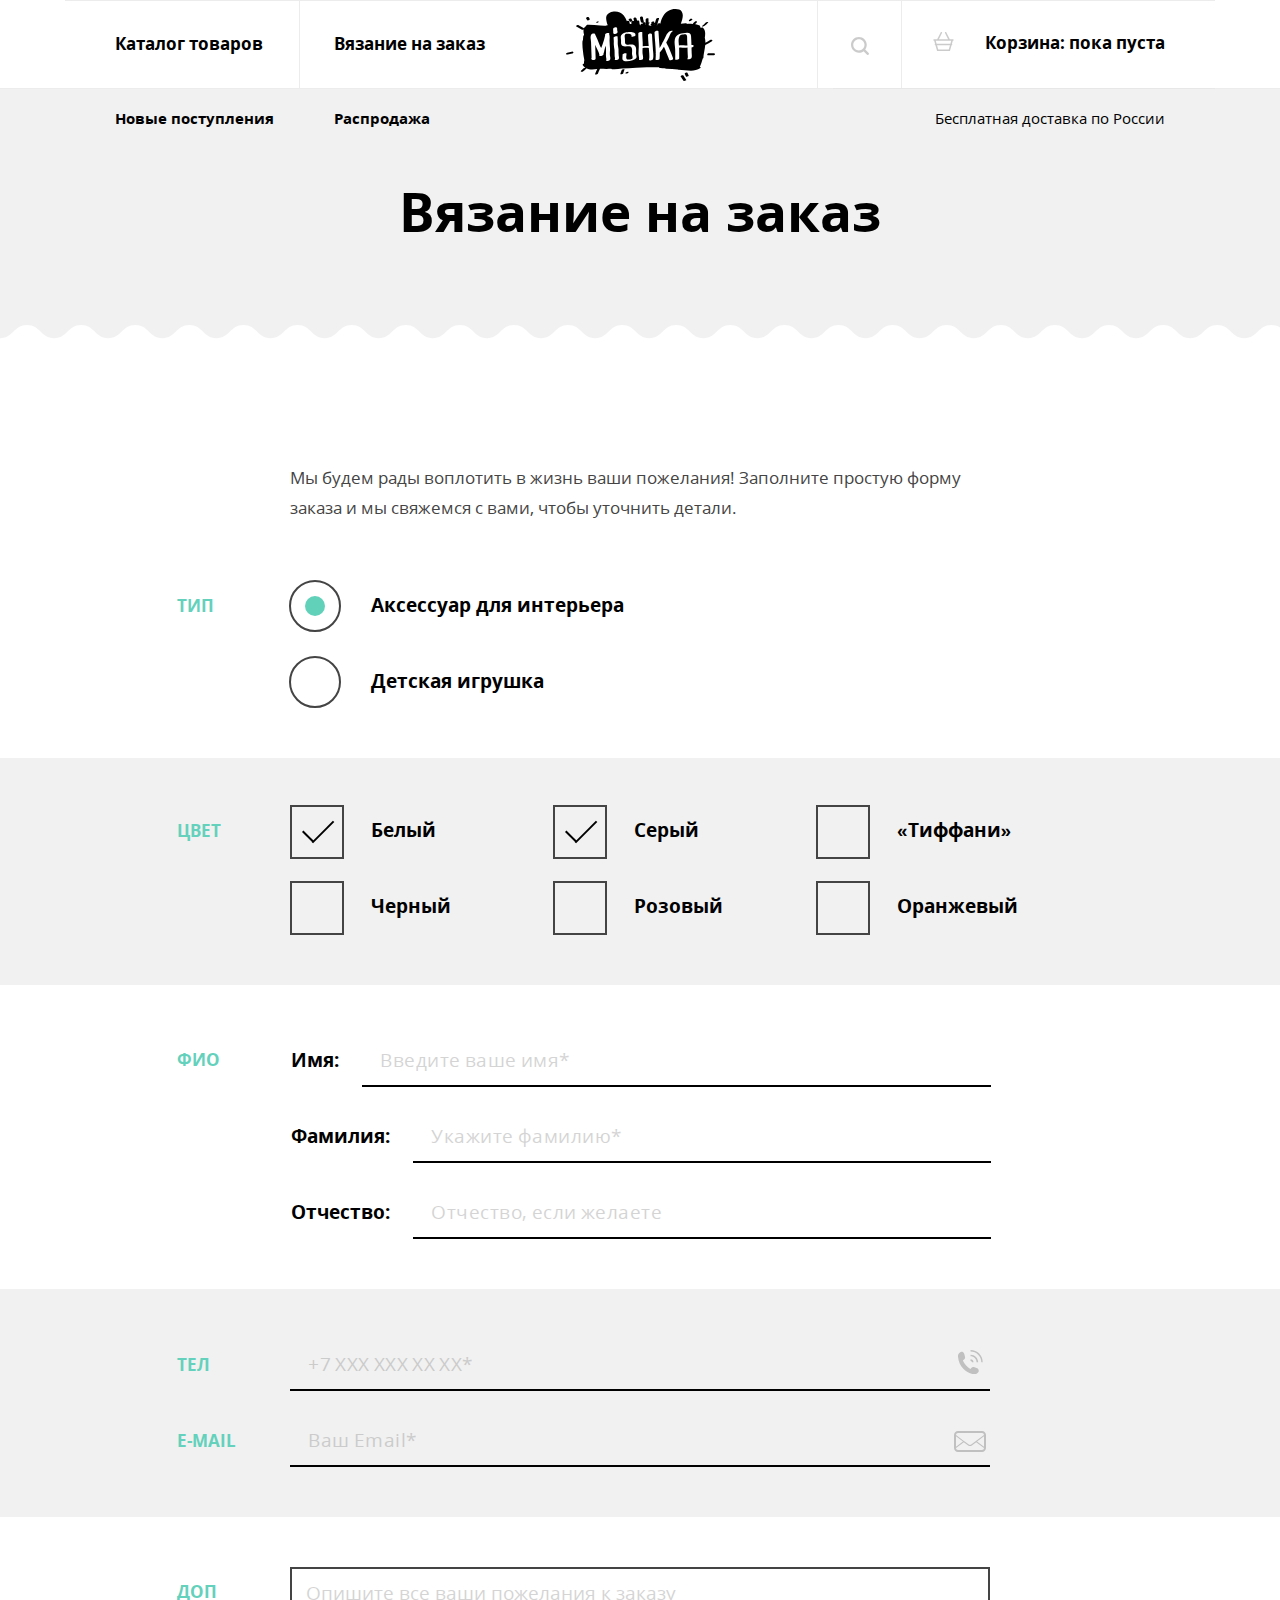
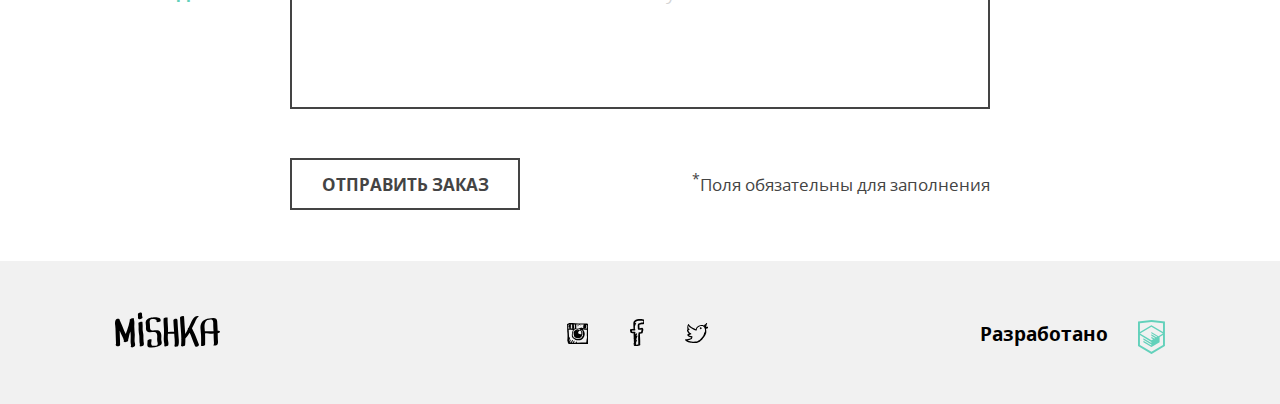
<file: form.html>
<!DOCTYPE html><html lang="ru"><head><meta charset="utf-8"><meta name="viewport" content="width=device-width,initial-scale=1"><title>Форма</title><link rel="preload" href="fonts/opensans.woff2" as="font"><link rel="preload" href="fonts/opensansbold.woff2" as="font"><link rel="stylesheet" href="css/style.min.css"><script>document.createElement( "picture" );</script><script src="js/picturefill.min.js" async=""></script></head><body><div style="display:none"><svg xmlns="http://www.w3.org/2000/svg" xmlns:xlink="http://www.w3.org/1999/xlink"><symbol id="icon-cart" viewbox="264.205 370.961 20.294 18.849"><path d="M283.75,378.19h-3.151l-3.407-6.814c-0.185-0.37-0.634-0.52-1.006-0.335 c-0.371,0.186-0.521,0.636-0.335,1.006l3.071,6.143h-9.138l3.072-6.143c0.185-0.371,0.035-0.821-0.335-1.006 c-0.37-0.185-0.821-0.035-1.006,0.335l-3.407,6.814h-3.151c-0.414,0-0.75,0.336-0.75,0.75s0.336,0.75,0.75,0.75h0.157l0.855,2.991 c-0.187,0.137-0.316,0.347-0.316,0.595c0,0.396,0.309,0.71,0.697,0.739l1.656,5.795h12.697l1.656-5.795 c0.388-0.028,0.698-0.344,0.698-0.739c0-0.249-0.129-0.459-0.316-0.596l0.854-2.991h0.157c0.414,0,0.75-0.336,0.75-0.75 S284.164,378.19,283.75,378.19z M279.569,388.311h-10.433l-1.224-4.284h12.881L279.569,388.311z M281.222,382.526h-13.739 l-0.81-2.836h15.359L281.222,382.526z"></path></symbol><symbol id="icon-fb" viewbox="56.519 49.996 14.962 27.718"><g id="facebook"><g><path d="M68.181,55.188c1.026,0.029,1.993,0,2.681-0.3c0.391-0.818,0.556-1.854,0.619-2.989 c-0.19-0.015-0.062-0.337-0.207-0.399c-0.029-0.202-0.278-0.195-0.309-0.398c-0.277-0.165-0.457-0.422-0.723-0.598 c-0.727-0.162-1.44-0.335-2.164-0.499c-0.849,0.044-1.895-0.103-2.58,0.1c-2.619-0.04-3.997,1.12-5.259,2.392 c-0.023,0.078-0.003,0.197-0.105,0.199c-0.574,1.587-0.125,3.621-0.204,5.581c0.099,0.436,0.107,0.958,0.204,1.395 c-0.998,0.296-2.212,0.387-3.402,0.499c-0.317,0.324-0.178,1.089-0.206,1.693c0.085,0.583,0.278,1.06,0.413,1.595 c0.211,0.193,0.596,0.396,0.825,0.498c0.065,0.029,0.071,0.082,0.103,0.1c0.506,0.268,1.451,0.008,2.268,0.1 c-0.136,1.978,0.256,3.915,0,5.68c0.007,0.327,0.295,0.382,0.208,0.798c-0.001,0.963-0.067,1.99,0.208,2.69 c-0.287,0.455-0.497,0.982-0.415,1.794c0.122,0.016,0.114,0.157,0.105,0.299c-0.075,0.47,0.643,0.175,0.515,0.698 c0.162,0.456-0.428,0.184-0.413,0.498v0.896c0.53,0.285,1.462,0.182,2.268,0.199c0.908-0.419,2.188-0.479,2.785-1.196 c0.459,0.235,0.916-0.014,1.238-0.199c-0.018-0.315,0.273-0.333,0.205-0.698c-0.004-0.328-0.173-0.496-0.103-0.896V71.83 c-0.206-2.293-0.048-4.938-0.309-7.176c0.888-0.105,1.917-0.075,2.578-0.398c0.357-0.451,0.377-1.23,0.516-1.895 c0.177-0.226,0.221-0.583,0.206-0.996c0.19-0.213,0.068-0.729,0.104-1.096c-0.141-0.595-0.168-1.3-0.825-1.39 c-0.884-0.235-2.043,0.595-2.991,0.299c0.049-1.134-0.293-2.342,0-3.388C66.761,55.609,67.461,55.39,68.181,55.188z M64.363,59.971c0.117,0.254,0.254,0.486,0.414,0.698c0.079,0.022,0.203,0.003,0.205,0.101c1.192,0.056,2.199-0.069,3.096-0.299 c0,0.998-0.271,1.733-0.518,2.492c-0.662,0.045-1.467,0.3-1.958,0.198c-0.276,0.165-0.372,0.506-0.62,0.698 c-0.049,0.441,0.142,0.495,0,0.797c-0.201,0.137-0.055,0.611-0.205,0.796v1.496c0.085,0.281-0.146,0.258-0.104,0.497v3.488 c-0.085,0.281,0.146,0.258,0.104,0.498v2.989c0.063,0.271-0.132,0.791,0.103,0.896c-0.07,0.364-0.412-0.021-0.824,0.1 c-0.528,0.122-0.926,0.369-1.548,0.4c0.117-0.353,0.32-0.622,0.311-1.097c0.049-0.381-0.365-0.312-0.516-0.49 c0.193-0.644,0.562-1.117,0.722-1.793c0.197-0.515,0.714-1.298,0.31-1.794c-0.522-0.105-0.521,0.293-0.826,0.398 c-0.022,0.077-0.002,0.196-0.103,0.199c-0.023,0.077-0.003,0.196-0.103,0.199c0.01,0.12-0.151,0.062,0,0 c0.022-0.078,0.002-0.197,0.103-0.199c0.023-0.077,0.002-0.197,0.103-0.199v-0.299c0.368-0.575,0.67-1.214,0.826-1.993 c0.191-0.28,0.283-0.656,0.412-0.997c0.156-0.262,0.34-0.869,0.104-1.195c-0.517,0.033-0.796,0.295-0.93,0.697 c-0.32-0.189,0.161-0.434,0.104-0.697c0.138-0.231,0.169-0.566,0.309-0.797c0.202-0.413,0.564-1.304,0-1.596 c-0.438-0.023-0.612,0.207-0.723,0.498c-0.214,0.191-0.43,0.383-0.516,0.698c-0.373-0.07-0.143-0.727-0.206-1.097 c-0.067-0.52,0.122-0.899,0-1.195c-0.56-0.799-2.026-0.105-3.197-0.299c-0.108-0.307-0.222-0.984-0.104-1.195 c1.045-0.088,2.479,0.201,3.197-0.199c0.024-0.078,0.003-0.197,0.104-0.199c0.094-0.723-0.271-1-0.515-1.396 c0.232-0.806,0.04-2.02,0.104-2.989c0.233-0.141,0.328-0.414,0.515-0.598c0.112-0.955,0.673-1.476,0.722-2.49 c-0.273,0.001-0.607-0.055-0.619,0.199c-0.302-0.114-0.382,0.479-0.515,0.199c-0.112-0.541,0.246-0.626,0.309-0.997 c0.599-0.418,1.212-0.82,1.856-1.195c1.741-0.244,4.648-0.449,6.086,0.198c0.051,0.616-0.287,0.854-0.207,1.496h-1.546 c-1.092,0.24-1.987,0.672-2.991,0.997c-0.24,0.066-0.276,0.331-0.516,0.398c-0.036,0.396-0.225,0.646-0.311,0.996 C64.182,57.424,64.394,58.582,64.363,59.971z"></path></g></g></symbol><symbol id="icon-feature-ball" viewbox="0 0 34.373 34.373"><g><path d="M0.286,14.069c-0.382,2.073-0.384,4.211,0.008,6.301l4.121-3.21L0.286,14.069z"></path><path d="M24.403,1.585C19.62-0.623,13.959-0.559,9.149,1.992l7.513,5.625L24.403,1.585z"></path><path d="M33.901,13.175l-4.811,3.748l4.936,3.695C34.522,18.173,34.489,15.63,33.901,13.175z"></path><path d="M9.209,32.414c4.844,2.534,10.724,2.65,15.73,0.113l-8.096-6.062L9.209,32.414z"></path><path d="M7.914,14.433L1.681,9.767c-0.32,0.669-0.595,1.356-0.825,2.056l5.308,3.974L7.914,14.433z"></path><path d="M18.593,25.102l8.336,6.242c0.277-0.191,0.551-0.391,0.82-0.601c0.318-0.248,0.625-0.505,0.92-0.771l-8.326-6.234 L18.593,25.102z"></path><path d="M11.413,11.707L4.002,6.158C3.54,6.709,3.117,7.285,2.733,7.881l6.931,5.189L11.413,11.707z"></path><path d="M22.093,22.375l8.092,6.059c0.471-0.544,0.904-1.112,1.297-1.701l-7.639-5.721L22.093,22.375z"></path><path d="M14.913,8.98L7.196,3.203C7.003,3.341,6.812,3.482,6.623,3.629C6.227,3.938,5.849,4.261,5.487,4.597l7.676,5.747 L14.913,8.98z"></path><path d="M25.592,19.649l6.972,5.221c0.33-0.662,0.615-1.341,0.855-2.033l-6.077-4.55L25.592,19.649z"></path><path d="M26.448,2.706L0.88,22.626c0.233,0.698,0.513,1.386,0.839,2.059l26.52-20.663C27.667,3.541,27.068,3.102,26.448,2.706z"></path><path d="M30.743,6.624c-0.301-0.386-0.614-0.754-0.939-1.106L2.786,26.567c0.262,0.402,0.542,0.797,0.843,1.183 c0.142,0.183,0.288,0.359,0.436,0.534L31.155,7.176C31.021,6.99,30.886,6.806,30.743,6.624z"></path><path d="M32.298,8.999L5.552,29.838c0.544,0.501,1.114,0.962,1.708,1.382l25.962-20.228C32.959,10.314,32.651,9.648,32.298,8.999z"></path></g></symbol><symbol id="icon-feature-flower" viewbox="8.014 4.35 31.972 37.301"><path d="M24,41.65c8.827,0,15.986-7.159,15.986-15.986C31.158,25.664,24,32.822,24,41.65z M12.641,20.78 c0,2.451,1.989,4.441,4.44,4.441c0.932,0,1.803-0.294,2.513-0.782l-0.036,0.337c0,2.451,1.99,4.441,4.441,4.441 s4.44-1.99,4.44-4.441l-0.036-0.337c0.719,0.497,1.582,0.782,2.514,0.782c2.451,0,4.44-1.99,4.44-4.441 c0-1.768-1.038-3.286-2.54-3.997c1.492-0.71,2.54-2.229,2.54-3.997c0-2.451-1.989-4.44-4.44-4.44c-0.932,0-1.803,0.293-2.514,0.781 L28.44,8.79c0-2.451-1.989-4.44-4.44-4.44s-4.441,1.99-4.441,4.44l0.036,0.337c-0.719-0.497-1.581-0.781-2.513-0.781 c-2.451,0-4.44,1.99-4.44,4.44c0,1.768,1.039,3.286,2.54,3.997C13.68,17.494,12.641,19.012,12.641,20.78z M24,12.343 c2.451,0,4.44,1.989,4.44,4.44c0,2.451-1.989,4.44-4.44,4.44s-4.441-1.99-4.441-4.44C19.559,14.332,21.549,12.343,24,12.343z  M8.014,25.664c0,8.827,7.158,15.986,15.986,15.986C24,32.822,16.842,25.664,8.014,25.664z"></path></symbol><symbol id="icon-feature-gift" viewbox="239.665 239.757 32.666 32.486"><path d="M242.56,272.243h12.504v-13.91H242.56V272.243z M270.742,248.623h-7.335 c0.521-0.267,0.984-0.549,1.396-0.845c1.588-1.133,2.424-2.57,2.42-3.999c0.002-1.169-0.556-2.202-1.359-2.901 c-0.805-0.704-1.869-1.119-3.016-1.121c-1.22-0.001-2.352,0.421-3.32,1.069c-1.459,0.979-2.606,2.451-3.424,4.067 c-0.039,0.079-0.078,0.157-0.115,0.236c-0.299-0.623-0.647-1.226-1.041-1.792c-0.691-0.985-1.523-1.86-2.497-2.511 c-0.97-0.646-2.103-1.069-3.322-1.069c-1.213,0.004-2.323,0.514-3.155,1.295c-0.828,0.783-1.41,1.885-1.412,3.135 c-0.002,0.73,0.211,1.494,0.649,2.188c0.552,0.872,1.424,1.628,2.633,2.248h-6.588c-0.878,0-1.591,0.712-1.591,1.59v5.897h15.396 v-7.488h1.873v7.488h15.396v-5.897C272.333,249.334,271.621,248.623,270.742,248.623 M248.38,246.284 c-0.622-0.391-1-0.785-1.22-1.135c-0.22-0.354-0.294-0.662-0.296-0.963c-0.004-0.504,0.248-1.042,0.691-1.461 c0.437-0.415,1.028-0.667,1.562-0.667h0.013c0.685,0,1.366,0.231,2.046,0.683c1.018,0.671,1.975,1.85,2.645,3.187 c0.342,0.676,0.609,1.39,0.789,2.087C251.528,247.694,249.532,247.013,248.38,246.284 M258.917,244.657 c0.557-0.797,1.21-1.466,1.887-1.916c0.68-0.451,1.362-0.683,2.047-0.683h0.006c0.574,0,1.117,0.22,1.494,0.55 c0.377,0.336,0.571,0.739,0.573,1.171c-0.004,0.512-0.272,1.259-1.467,2.132c-1.138,0.825-3.101,1.673-6.127,2.265 C257.62,246.974,258.177,245.704,258.917,244.657 M256.937,272.243h12.506v-13.91h-12.506V272.243z"></path></symbol><symbol id="icon-feature-heart" viewbox="47.475 50.071 33.05 27.857"><path d="M80.525,58.808c0-4.825-3.912-8.736-8.736-8.736c-3.405,0-6.348,1.951-7.789,4.793 c-1.441-2.842-4.384-4.793-7.789-4.793c-4.825,0-8.736,3.911-8.736,8.736c0,9.127,14.657,19.121,16.525,19.121 C65.869,77.929,80.525,67.979,80.525,58.808z"></path></symbol><symbol id="icon-feature-money" viewbox="46.212 56.834 46.575 27.332"><path d="M88.882,56.834H50.116c-2.156,0-3.904,1.749-3.904,3.905v19.521c0,2.156,1.748,3.905,3.904,3.905h38.766 c2.156,0,3.905-1.749,3.905-3.905V60.739C92.787,58.583,91.038,56.834,88.882,56.834z M49.235,81.784V59.551h40.202v22.233H49.235z"></path><path d="M53.14,77.88h32.395V63.456H53.14V77.88z M69.5,65.354c2.936,0,5.315,2.38,5.315,5.314c0,2.936-2.379,5.314-5.315,5.314 s-5.314-2.379-5.314-5.314C64.185,67.733,66.564,65.354,69.5,65.354z"></path></symbol><symbol id="icon-feature-rocket" viewbox="612.532 500.386 54.156 23.183"><g><path d="M652.844,506.098c-3.647-0.971-7.839-1.667-12.359-1.666c-2.891,0.001-5.457,0.243-7.71,0.623l-6.784-4.668l-13.456,0.005 l5.811,6.184h8.447c-4.58,1.598-6.759,3.515-6.759,3.515l0.002,3.777c0,0,2.313,1.912,6.931,3.518l-8.623-0.005l-5.811,6.188 l13.455,0.002l6.816-4.692c2.261,0.398,4.822,0.647,7.681,0.648c4.522-0.001,8.712-0.697,12.36-1.667 c-1.176-1.775-1.915-3.743-1.918-5.877C650.93,509.842,651.665,507.871,652.844,506.098z"></path><path d="M656.267,507.132c-1.284,1.605-1.969,3.25-1.965,4.84c-0.007,1.597,0.677,3.238,1.968,4.847 c6.399-2.162,10.419-4.841,10.419-4.841S662.67,509.298,656.267,507.132z"></path></g></symbol><symbol id="icon-flag" viewbox="-11.34 -28.346 46.68 81.691"><g id="miu"><g id="Artboard-1" transform="translate(-755.000000, -443.000000)"><g id="slice" transform="translate(215.000000, 119.000000)"></g><g id="editor-flag-triangle-notification-glyph"><path d="M751.439,418.545v38.9l38.9-19.451L751.439,418.545z M743.66,496.346v-81.691h3.805v81.691H743.66z"></path></g></g></g><g><rect x="-11.34" y="-28.346" width="3.805" height="81.691"></rect></g></symbol><symbol id="icon-insta" viewbox="53.115 53.19 21.769 21.334"><g id="instagram"><g><path d="M74.881,65.336c-0.013-2.395-0.344-4.788-0.303-7.135c-0.023-0.788-0.086-1.535-0.152-2.278 c-0.105-0.3-0.111-0.699-0.152-1.062c-0.26-0.17-0.222-0.64-0.456-0.835c-0.423-0.233-1.201-0.114-1.744-0.22 c-0.657-0.026-1.254-0.115-1.899-0.153c-1.936-0.101-3.973-0.076-5.996-0.076c-2.001,0-3.954-0.145-5.695-0.379h-2.202 c-0.097,0.004-0.105,0.098-0.227,0.076c-0.599,0.034-1.077,0.188-1.595,0.303c-0.21,0.119-0.421,0.235-0.683,0.304 c-0.136,0.192-0.513,0.145-0.607,0.379c-0.186,0.212,0.185,0.451,0,0.607v0.911c0.173,0.13,0.027,0.58,0.075,0.835v0.987 c-0.017,1.281,0.134,2.397,0.076,3.72c0.467,2.762,0.374,6.537,0.076,9.413c0.155,0.579,0.363,1.105,0.455,1.746 c0.256,0.479,0.335,1.133,0.683,1.52c0.502,0.206,1.233,0.186,1.898,0.229c0.383,0.098,0.667,0.293,1.14,0.30 c2.843-0.21,5.496-0.154,8.427-0.229c2.704,0.24,5.802,0.188,8.275-0.228c0.195-0.134,0.128-0.529,0.228-0.76 c-0.056-0.385,0.207-0.449,0.228-0.759C74.862,70.157,74.895,67.763,74.881,65.336z M61.899,59.111 c0.757-0.153,1.48-0.341,2.429-0.304c0.71,0.076,1.287,0.283,1.897,0.456c0.116,0.184-0.243,0.547,0.153,0.684v0.076 c0.059,0.017,0.149,0.002,0.151,0.076c0.445,0.035,0.794,0.167,1.063,0.379c0.45,0.055,0.536,0.476,1.138,0.3 c-0.091,0.213-0.084,0.524-0.075,0.835c0.324,1.183,0.475,2.81,0.303,4.252c-0.164,0.163-0.215,0.442-0.303,0.683 c-0.311,0.322-0.481,0.785-0.836,1.062c-0.095,0.236-0.25,0.408-0.454,0.533c-0.116,0.213-0.206,0.452-0.457,0.53 c-0.298,0.163-0.577,0.011-0.834-0.076c-0.446,0.162-0.904,0.312-1.215,0.607c-0.816-0.096-1.648-0.175-2.43-0.304 c-0.242-0.139-0.487-0.273-0.835-0.305c-0.227-0.204-0.496-0.364-0.836-0.455c-0.101-0.127-0.337-0.118-0.455-0.229 c-0.198-0.029-0.229-0.227-0.456-0.229c-0.118-0.412-0.443-0.618-0.532-1.062c-0.226-0.331-0.308-0.805-0.455-1.215 c-0.043-1.434,0.091-2.692,0.379-3.796c0.346-0.591,0.779-1.094,1.138-1.67c0.249,0.021,0.365-0.09,0.38-0.304 c0.306,0.053,0.434-0.072,0.684-0.075C61.698,59.568,61.71,59.251,61.899,59.111z M60.229,56.378 c-0.117-0.263-0.066-0.691-0.075-1.062c-0.007-0.285,0.278-0.279,0.304-0.532c-0.003-0.074-0.093-0.059-0.152-0.076 c0.126-0.146,0.701-0.097,0.834,0c0.132,0.537-0.354,0.455-0.531,0.684c0.011,0.167,0.322,0.032,0.456,0.076 c0.029,0.854-0.059,1.496,0,2.202h-0.456c-0.007,0.234,0.229,0.226,0.456,0.228c-0.059,0.286,0.092,0.363,0.075,0.607 c-0.226,0.153-0.716,0.042-1.062,0.075C59.975,57.986,60.313,57.205,60.229,56.378z M59.546,54.784 c0.088-0.013,0.134,0.016,0.151,0.076c0.179,0.253,0.01,0.683-0.076,0.911C59.448,55.592,59.595,55.089,59.546,54.784z M59.698,56.606c-0.132-0.069-0.168-0.237-0.152-0.456C59.678,56.221,59.713,56.388,59.698,56.606z M59.698,57.973 c-0.058,0.139-0.082-0.045-0.076-0.152C59.68,57.682,59.703,57.866,59.698,57.973z M59.546,58.201 c0.175-0.024,0.084,0.219,0.228,0.227c-0.009,0.193-0.283,0.179-0.38,0.077C59.433,58.393,59.507,58.312,59.546,58.201z M57.192,56.985c0.006-0.108,0.013-0.214-0.076-0.228c-0.073-0.733,0.13-1.415,0-1.973c0.25-0.155,0.769-0.042,1.139-0.077v1.139 c-0.088,0.064-0.203,0.101-0.379,0.077c-0.054,0.28,0.324,0.131,0.379,0.304c0.008,0.853-0.056,1.777,0.152,2.429 c-0.565-0.059-0.906,0.107-1.442,0.076c0.097-0.612-0.019-1.435,0.531-1.594C57.484,56.997,57.239,57.091,57.192,56.985z M56.661,56.985c-0.204,0.021-0.217-0.534-0.077-0.607C56.912,56.384,56.833,56.879,56.661,56.985z M56.509,57.973 c0.077-0.312,0.034-0.304,0.075-0.683C56.812,57.303,56.844,58.06,56.509,57.973z M56.737,55.923 c-0.263,0.054-0.273-0.266-0.153-0.38C56.847,55.49,56.856,55.81,56.737,55.923z M56.737,54.784 c0.033,0.159-0.052,0.201-0.076,0.304c-0.176,0.023-0.084-0.219-0.229-0.229C56.457,54.757,56.623,54.797,56.737,54.784z M56.509,58.505c0.148-0.031,0.11,0.345-0.076,0.227C56.473,58.67,56.512,58.608,56.509,58.505z M55.825,54.784 c0.029,0.259-0.438,0.32-0.379,0H55.825z M54.838,54.86c-0.034,0.219-0.326,0.179-0.379,0.379 C54.245,55.069,54.543,54.771,54.838,54.86z M54.383,55.619c0.226-0.205,0.451-0.41,0.684-0.607 c-0.021-0.123,0.071-0.131,0.076-0.228h0.229c0.102,0.381-0.261,0.296-0.305,0.531c0.021,0.122-0.072,0.131-0.075,0.227 c0.02,0.335,0.121,0.588,0.075,0.988c-0.27,0.008-0.276,0.28-0.607,0.227C54.482,56.329,54.325,56.083,54.383,55.619z M54.459,58.884V57.29c0.195-0.185,0.396-0.364,0.607-0.532c0.295,0.489,0.179,1.392,0.455,1.897 C55.246,58.812,54.771,58.766,54.459,58.884z M72.68,69.968c-0.109,0.954-0.158,1.968-0.379,2.809 c-2.89,0.123-6.02,0.005-8.883,0.153c-0.199,0.045-0.273-0.031-0.229-0.229c-0.253,0-0.258,0.247-0.531,0.229 c0.201-0.336,0.438-0.898,0.151-1.291c-0.797,0.013-0.797,0.821-1.138,1.291c-0.686-0.053-1.137,0.127-1.823,0.075 c0.18-0.705,0.75-1.021,0.911-1.745c-0.395-0.55-0.989,0.138-1.214,0.455c-0.204,0.48-0.557,0.81-0.76,1.29H57.8 c0.238-0.469,0.489-0.926,0.759-1.366c0.171-0.512,0.625-0.741,0.683-1.367c-0.157-0.28-0.42-0.029-0.683,0 c-0.123,0.182-0.272,0.335-0.38,0.531c-0.232,0.376-0.501,0.714-0.684,1.14c-0.181,0.208-0.335,0.003-0.53,0.227 c-0.389,0.271-0.581,0.736-0.988,0.987c-0.174-0.06,0.039-0.356,0.153-0.38c0.045-0.181-0.096-0.55,0.075-0.607 c0.063-0.366,0.212-0.647,0.379-0.91c0.119-0.742,0.521-1.199,0.684-1.898c-0.559,0.099-0.674,0.643-0.988,0.987 c-0.212,0.445-0.542,0.772-0.683,1.291c-0.174-0.131-0.028-0.58-0.076-0.836c0.122-0.586,0.298-1.119,0.38-1.746 c0.133-0.22,0.173-0.535,0.228-0.834c0.168-0.209,0.046-0.61-0.077-0.761c-0.226,0.027-0.374,0.133-0.455,0.304 c-0.192-0.032-0.193,0.506-0.304,0.304c-0.045-2.587-0.451-4.812-0.456-7.438c0.026-0.331-0.183-0.424-0.228-0.685 c1.629,0.028,3.121,0.091,4.783,0.229c-0.089,0.139-0.199,0.257-0.304,0.379c-0.144,0.07-0.226,0.173-0.378,0.304 c-0.604,1.653-0.975,3.984-0.607,6.15c0.229,0.58,0.589,1.029,0.986,1.441c0.907,0.485,1.635,1.149,2.506,1.671 c1.701,0.361,3.84,0.369,5.541,0c0.236-0.12,0.484-0.226,0.685-0.38c1.364-1.242,2.753-2.459,2.961-4.859v-1.367 c-0.197-1.598-0.688-2.905-1.747-3.644c0.331-0.22,1.099,0.043,1.67,0.076c0.223,0.013,0.447,0.014,0.684,0 c0.408-0.024,0.928-0.055,1.443,0c0.144,0.187,0.113,0.544,0.228,0.76c-0.062,1.684-0.192,3.3-0.152,5.087 c0.103,0.454,0.127,0.986,0.229,1.441C73.046,68.209,72.9,69.126,72.68,69.968z M73.059,58.808 c-0.639-0.12-1.232-0.284-1.897-0.379c0.072-0.333,0.799-0.01,0.987-0.228c0.385-0.223,0.295-0.92,0.304-1.51 c0.032-0.348,0.114-0.644,0.076-1.063c-0.401-0.951-1.783-0.421-2.886-0.455c-0.225,0.718-0.47,1.8-0.304,2.657 c0.169,0.49,1.024,0.292,1.519,0.456c-0.14,0.332-0.688,0.057-0.987,0.076c-0.296-0.083-0.707-0.052-0.986-0.151 c-2.285,0.078-4.284,0.004-6.529,0.151c0.117-1.248,0.063-2.465-0.076-3.645h3.112c-0.344,0.364-0.912,0.507-1.29,0.835 c-0.44,0.244-0.861,0.505-1.139,0.911c0.249,0.134,0.535-0.245,0.759-0.379c0.355-0.074,0.479-0.381,0.835-0.455 c0.423-0.438,1.096-0.625,1.67-0.912c0.378-0.022,0.697,0.013,0.987,0.077c1.283,0.007,2.456,0.126,3.796,0.076 c0.614,0.145,1.45,0.069,1.974,0.304c0.107,0.298,0.231,0.579,0.305,0.911C73.297,57.071,73.14,57.901,73.059,58.808z M67.214,55.088C67.324,55.041,67.205,54.996,67.214,55.088L67.214,55.088z M67.214,55.088c-0.529,0.154-1.019,0.348-1.367,0.682 C66.331,55.572,66.906,55.464,67.214,55.088z M68.276,55.695C68.387,55.648,68.269,55.604,68.276,55.695L68.276,55.695z M66.53,56.606c0.727-0.158,1.181-0.591,1.746-0.911c-0.437,0.019-0.592,0.32-0.987,0.379 C67.074,56.291,66.689,56.334,66.53,56.606z M65.847,55.771C65.736,55.818,65.854,55.863,65.847,55.771L65.847,55.771z M65.164,56.378C65.274,56.332,65.156,56.286,65.164,56.378L65.164,56.378z M65.089,56.454c0.063,0.014,0.07-0.03,0.075-0.076 C65.1,56.364,65.092,56.408,65.089,56.454z M65.012,56.53c0.064,0.014,0.072-0.03,0.077-0.076 C65.022,56.441,65.017,56.483,65.012,56.53z M64.178,57.138c0.346-0.134,0.613-0.348,0.834-0.607 C64.664,56.664,64.397,56.878,64.178,57.138z M66.454,58.125c0.533-0.049,0.749-0.416,1.215-0.531 c0.284-0.298,0.784-0.381,0.987-0.76c-0.56,0.023-0.766,0.399-1.216,0.531C67.156,57.662,66.689,57.778,66.454,58.125z M64.178,57.138C63.861,57.064,64.162,57.365,64.178,57.138L64.178,57.138z M63.645,57.517c0.021,0.021,0.115-0.037,0.076-0.077 C63.7,57.42,63.605,57.478,63.645,57.517z M66.454,58.125C66.344,58.172,66.461,58.216,66.454,58.125L66.454,58.125z M65.314,59.946c-0.223-0.231-0.676-0.233-0.986-0.379c-0.697-0.038-1.223,0.093-1.746,0.229c-0.304,0.151-0.607,0.304-0.91,0.454 c-0.266,0.166-0.444,0.417-0.76,0.532c-0.205,0.225-0.352,0.51-0.684,0.607c-0.004,0.223-0.173,0.281-0.304,0.379 c-0.089,0.115-0.094,0.312-0.227,0.381c-0.007,0.12,0.036,0.29-0.076,0.303c0.108,1.512,0.291,2.948,0.683,4.177 c0.287,0.623,0.975,0.846,1.442,1.29c0.589,0.297,1.328,0.444,2.126,0.531c0.277-0.052,0.553-0.105,0.911-0.076 c1.209-0.209,2.098-0.736,2.81-1.441c0.1-0.281,0.252-0.508,0.455-0.684c-0.254-0.671,0.293-1.098,0.455-1.59 c0.002-1.344-0.201-2.48-0.607-3.415c-0.256-0.579-0.92-0.751-1.366-1.139c-0.059-0.018-0.15-0.003-0.151-0.077 C66.11,59.892,65.646,59.789,65.314,59.946z M61.899,64.273c-0.113-0.063-0.109-0.244-0.152-0.379 C62.003,63.816,61.865,64.131,61.899,64.273z M61.975,64.578c0.041-0.117,0.079-0.006,0.076,0.075 C62.011,64.771,61.972,64.658,61.975,64.578z M62.431,62.527c0.015-0.086,0.075-0.042,0.075,0 C62.492,62.614,62.431,62.57,62.431,62.527z M64.101,60.402c-0.203,0.258,0.041,0.576,0.077,0.836 C63.873,61.199,63.604,60.351,64.101,60.402z M64.48,64.35c-0.04-0.038,0.055-0.097,0.076-0.076 C64.596,64.312,64.502,64.371,64.48,64.35z M65.239,67.234c0.034-0.109,0.066,0.008,0.152,0 C65.373,67.331,65.241,67.311,65.239,67.234z M67.44,64.653c-0.233-0.057-0.145,0.208-0.379,0.152 c0.069-0.159,0.118-0.338,0.229-0.455C67.424,64.369,67.462,64.48,67.44,64.653z M66.303,60.857 c0.211,0.119,0.441,0.217,0.606,0.381c0.085,0.219,0.243,0.363,0.38,0.529c0.058,0.778,0.179,1.492,0.151,2.354 c-0.257,0.099-0.438,0.271-0.683,0.381c-0.78-0.006-1.358-0.212-1.897-0.456c-0.171-0.259-0.355-0.505-0.532-0.759v-1.062 c0.17-0.185,0.319-0.391,0.456-0.607c0.228-0.127,0.508-0.201,0.454-0.607c-0.038-0.062-0.078-0.124-0.075-0.229 c0.158,0.045,0.245,0.159,0.379,0.229C65.865,61.028,65.952,60.811,66.303,60.857z"></path></g></g></symbol><symbol id="icon-interior" viewbox="-259.404 -19.675 40.219 62.411"><g><path d="M-244.227,18.283c-0.286,0.966-0.245,2.191,0.027,3.639c0.494,2.635,1.687,6.041,2.358,9.67h5.062 c0.696-3.641,1.949-7.05,2.471-9.683c0.287-1.445,0.33-2.66,0.041-3.617c-0.275-0.899-0.89-1.618-2.021-2.303h-5.997 C-243.361,16.668-243.96,17.38-244.227,18.283z"></path><path d="M-232.395,38.278h-13.799c-1.293,0-2.299,0.976-2.299,2.229v2.229h2.299h13.799h2.299v-2.229 C-230.096,39.254-231.102,38.278-232.395,38.278z"></path><path d="M-225.262-17.446h-11.732c0-1.244-1.015-2.229-2.3-2.229c-1.283,0-2.3,0.985-2.3,2.229h-11.737l-6.073,25.517 c0.794-0.461,1.589-0.992,2.632-0.992c1.359,0,2.243,0.818,2.924,1.375c0.682,0.557,1.162,0.849,1.447,0.849 c0.292,0.001,0.769-0.287,1.451-0.836c0.681-0.548,1.564-1.358,2.915-1.358c1.349,0,2.237,0.806,2.919,1.354 c0.684,0.549,1.161,0.84,1.451,0.84c0.146,0,0.338-0.073,0.58-0.214c0.242-0.141,0.53-0.353,0.872-0.626 c0.512-0.411,1.139-0.967,1.99-1.218c0.284-0.085,0.593-0.136,0.93-0.136c1.347,0,2.238,0.805,2.92,1.354 c0.683,0.548,1.159,0.84,1.451,0.84c0.287-0.002,0.766-0.296,1.445-0.85c0.684-0.554,1.571-1.367,2.925-1.367 c1.356,0,2.239,0.817,2.919,1.371c0.342,0.276,0.631,0.489,0.872,0.631c0.24,0.143,0.431,0.214,0.575,0.214 c0.288,0,0.762-0.293,1.442-0.854c0.68-0.559,1.567-1.384,2.929-1.384c1.044,0,1.839,0.533,2.632,0.997L-225.262-17.446z"></path><path d="M-235.881,33.82h-6.864c-0.657,0-1.15,0.479-1.15,1.115c0,0.635,0.493,1.113,1.15,1.113h6.9c0.655,0,1.15-0.479,1.15-1.113 c0-0.636-0.495-1.115-1.15-1.115H-235.881z"></path><path d="M-239.295,9.336c-0.146,0-0.338,0.074-0.58,0.213c-0.157,0.094-0.37,0.261-0.57,0.41v3.731h2.299V9.959 C-238.651,9.581-239.054,9.336-239.295,9.336z"></path></g></symbol><symbol id="icon-left-arrow" viewbox="0 0 50 26.003"><polygon points="50,11.002 7.659,11.002 15.833,2.828 13.005,0 0,12.998 0.003,13.001 0,13.005 13.005,26.003 15.833,23.175 7.661,15.002 50,15.002 "></polygon></symbol><symbol id="icon-logo-footer" viewbox="0 0 101.615 34.056"><g><path d="M19.135,21.495c-0.083-2.683-0.51-5.347-0.475-8.035c0.028-2.174,0.389-4.41-0.36-6.495 c0.047-0.237,0.096-0.473,0.14-0.711c0.193-1.045-3.271-0.492-3.813,0.464c-0.343,0.28-0.519,0.615-0.375,0.957 c0.037,0.086,0.069,0.174,0.102,0.261c-0.656,3.204-1.57,6.306-2.621,9.412c-0.402,1.188-0.888,2.349-1.298,3.533 c-0.582-1.104-1.169-2.194-1.643-3.377C7.418,14.071,6.18,10.602,4.505,7.298C4.695,5.77,1.301,5.93,0.632,7.33 c-0.809,1.694-0.705,3.403-0.438,5.214c0.3,2.042,0.353,4.05,0.377,6.111c0.047,3.976,0.358,7.943,0.417,11.919 c-0.354,0.395-0.461,0.881-0.091,1.375c0.162,0.216,0.361,0.382,0.571,0.549c0.904,0.724,3.5,0.107,3.496-1.271 c-0.014-4.123-0.312-8.238-0.42-12.358c-0.011-0.404-0.018-0.807-0.024-1.21c0.057,0.145,0.114,0.29,0.171,0.434 c0.64,1.604,1.31,3.163,2.185,4.654c0.868,1.478,1.303,3.064,1.803,4.677c-0.189,0.217-0.303,0.462-0.233,0.708 c-0.039,0.18,0.07,0.292,0.251,0.36c0.639,0.548,1.841,0.274,2.509-0.007c0.287-0.121,0.561-0.261,0.826-0.424 c0.345-0.212,0.883-0.679,0.729-1.159c-0.03-0.093-0.058-0.186-0.087-0.279c0.47-1.27,0.709-2.589,0.965-3.93 c0.272-1.428,0.782-2.78,1.295-4.133c0.052,0.619,0.106,1.238,0.156,1.855c0.204,2.554,0.033,5.072,0.007,7.626 c-0.008,0.847,0.054,1.633,0.219,2.461c0.068,0.343,0.367,1.808,0.281,1.887c-0.611,0.564-0.433,1.257,0.385,1.437 c0.915,0.201,2.081-0.105,2.77-0.742c1.198-1.106,0.632-2.845,0.361-4.241C18.661,26.501,19.208,23.879,19.135,21.495z"></path><path d="M27.499,22.17c-0.074-1.988-0.765-3.862-0.774-5.872c-0.011-2.305,0.181-4.593-0.155-6.886 c-0.106-0.725-4.056,0.1-3.917,1.05c0.309,2.11,0.197,4.229,0.159,6.354c-0.037,2.044,0.468,3.898,0.73,5.904 c0.269,2.054-0.084,4.157,0.149,6.213c0.109,0.962,0.75,2.743,0.089,3.58c-0.42,0.532,1.469,0.342,1.553,0.326 c0.769-0.142,1.793-0.392,2.304-1.038c0.653-0.828,0.196-2.426,0.053-3.357C27.374,26.385,27.576,24.249,27.499,22.17z"></path><path d="M43.828,18.851c-2.062-2.784-5.889-0.78-8.561-1.54c-1.377-0.392-1.395-2.271-1.392-3.396 c0.004-1.426-0.114-2.732-0.273-4.146c-0.119-1.052-0.024-2.121,0.746-2.904c0.142-0.144,0.859-0.336,0.81-0.339 c0.354-0.061,0.676-0.076,1.067-0.093c1.549-0.066,4.613,0.232,4.019,2.483c-0.266,1.01,3.596,0.431,3.877-0.637 c1.213-4.598-7.284-3.714-9.686-3.078C32.225,5.789,29.787,7.047,29.66,9.6c-0.061,1.219,0.273,2.379,0.325,3.587 c0.061,1.39-0.198,2.776,0.289,4.118c1.082,2.982,5.52,1.576,7.778,1.745c3.845,0.287,2.697,5.469,2.748,7.883 c0.027,1.288,1.181,3.429,0.211,4.507c-0.595,0.662-1.982,0.699-2.792,0.768c-0.813,0.068-2.201,0.312-2.742-0.461 c-0.993-1.418,0.091-3.799-0.121-5.425c-0.121-0.924-4.066-0.095-3.917,1.05c0.342,2.627-1.399,6.145,2.402,6.596 c2.441,0.289,5.191-0.161,7.5-0.928c1.196-0.396,2.307-0.942,3.243-1.793c1.035-0.941,0.694-2.348,0.417-3.547 C44.324,24.782,45.732,21.421,43.828,18.851z"></path><path d="M61.155,18.662c-0.122-3.777-0.69-7.513-0.706-11.297c-0.008-1.971-3.963-1.305-3.957,0.343 c0.015,3.608,0.497,7.167,0.682,10.764c0.004,0.074,0.008,0.147,0.013,0.221c-1.949-0.018-3.899,0.177-5.853,0.246 c0.201-4.633-0.611-9.227-0.435-13.857c0.022-0.582-3.874-0.09-3.917,1.049c-0.171,4.475,0.587,8.915,0.453,13.392 c-0.064,2.136-0.245,4.264-0.259,6.402c-0.007,1.095,0.171,2.183,0.329,3.263c0.146,0.999,0.484,2.331,0.182,3.318 c-0.237,0.772,3.561,0.29,3.862-0.694c0.544-1.778-0.222-4.039-0.405-5.839c-0.175-1.725-0.039-3.499,0.083-5.248 c2.03-0.13,4.059-0.297,6.08-0.012c0.09,1.378,0.196,2.754,0.322,4.134c0.105,1.157,0.179,2.313,0.196,3.475 c0.015,1.019,0.142,2.496-0.221,3.461c-0.773,2.057,3.15,1.889,3.723,0.364c0.703-1.87,0.502-4.199,0.383-6.164 C61.562,23.54,61.233,21.109,61.155,18.662z"></path><path d="M78.087,23.136c-0.939-2.758-2.373-5.177-3.616-7.797c1.001-1.949,2.018-3.898,2.932-5.888 c0.831-1.808,1.446-3.819,3.08-5.092c0.574-0.447,0.55-0.896-0.255-0.951c-0.875-0.061-2.064,0.192-2.77,0.742 c-1.485,1.158-2.427,2.563-3.201,4.268c-0.932,2.051-1.896,4.063-2.914,6.075c-0.074,0.147-0.149,0.295-0.224,0.443 c-0.49,0.315-0.785,0.762-0.639,1.266c-0.792,1.563-1.6,3.117-2.499,4.61c-0.299-5.534-0.955-11.061-1.15-16.6 c-0.045-1.27-3.971-0.479-3.917,1.049c0.243,6.868,1.219,13.719,1.286,20.587c-0.016,0.017-0.031,0.034-0.047,0.051 c-0.301,0.308-0.19,0.494,0.051,0.602c0.002,1.75-0.059,3.501-0.209,5.254c-0.472,0.745,0.463,1.139,1.084,1.139 c0.032,0,0.064,0,0.096,0c0.739,0,2.626-0.35,2.718-1.364c0.191-2.1,0.251-4.196,0.232-6.291c1.59-1.715,2.89-3.63,4.055-5.635 c0.759,1.48,1.482,2.972,1.989,4.582c0.861,2.741,2.299,5.261,3.131,8.014c0.544,1.806,4.457,0.738,3.917-1.049 C80.388,28.398,79.013,25.854,78.087,23.136z"></path><path d="M101.59,18.501c-0.21-0.832-1.372-0.849-2.271-0.77c-0.012-0.335-0.02-0.671-0.036-1.006 c-0.125-2.661-0.165-5.379-0.392-8.032c-0.209-2.458-1.585-3.337-3.972-3.247c-2.416,0.092-5.229,0.527-7.482,1.403 c-2.607,1.014-4.058,2.935-4.559,5.681c-0.549,3.014,0.24,6.219,0.373,9.246c0.154,3.503,0.066,7.014,0.062,10.519 c0,0.573,3.916,0.031,3.917-1.049c0.003-2.776,0.042-5.551,0-8.327c-0.013-0.818-0.051-1.632-0.102-2.444 c1.369-0.593,3.687,0.012,5.05,0.141c1.107,0.104,2.169-0.166,3.244-0.292c0.021,2.312,0.107,4.635,0.202,6.944 c0.049,1.184,0.477,3.53-0.354,4.511c-0.437,0.516,1.48,0.343,1.555,0.33c0.793-0.146,1.761-0.401,2.303-1.041 c0.949-1.12,0.456-3.79,0.401-5.126c-0.078-1.91-0.102-3.824-0.141-5.737C100.542,20.058,101.805,19.351,101.59,18.501z M86.972,18.351c-0.103-1.245-0.217-2.49-0.303-3.743c-0.16-2.331,0.117-5.583,2.29-6.999c0.58-0.379,1.675-0.315,2.354-0.438 c0.97-0.176,1.956-0.389,2.829,0.19c1.21,0.802,0.912,3.657,0.911,4.869c-0.003,2.005,0.207,4.001,0.31,6.003 c-0.552,0.055-1.111,0.089-1.683,0.076C91.394,18.256,89.136,17.896,86.972,18.351z"></path><path d="M24.108,6.7c0.521-0.05,1.045-0.226,1.477-0.524c0.085-0.072,0.171-0.144,0.256-0.216c0.52-0.335,0.972-0.827,0.728-1.361 c-0.504-1.105-0.423-2.231-0.416-3.414c0.006-0.958-0.963-1.246-1.781-1.174c-0.723,0.063-2.168,0.581-2.175,1.52 c-0.006,0.993-0.071,2.016,0.109,2.992c-0.047,0.113-0.074,0.239-0.104,0.355c-0.055,0.212,0.016,0.42,0.142,0.59 c0,0.045,0.002,0.089,0.002,0.134c0.005,0.112,0.01,0.224,0.015,0.335c0.073,0.232,0.216,0.409,0.429,0.53 C23.178,6.7,23.668,6.742,24.108,6.7z"></path></g></symbol><symbol id="icon-logo-htmlacademy" viewbox="0 0 26.943 34.09"><path d="M13.62,0.017L13.472,0L0,1.412v24.661l13.473,8.017l13.43-7.99l0.042-0.025V1.412L13.62,0.017z M25.019,12.127L13.495,5.334 L13.494,5.23l-0.087,0.05l-0.088-0.056v0.109L1.925,12.118V3.147l11.548-1.212l11.547,1.212V12.127z M13.405,6.787L24.923,13.5 l-4.479,2.64l-7.093-4.221l-0.014,1.415l5.904,3.513l-0.86,0.507l-5.03-2.992l-0.014,1.415l3.827,2.275l-0.782,0.523l-3.031-1.787 l-0.014,1.413l1.853,1.091l-1.8,1.081L2.034,13.622L13.405,6.787z M1.925,15.127l11.411,6.791l0.016,1.044L5.41,18.234L5.395,19.65 l7.979,4.795l0.018,1.076l-7.973-4.74l-0.013,1.414l8.021,4.822l0.046,0.025l8.143-4.872l-0.011-5.177l3.415-2.036v10.021 L13.472,31.85L1.925,24.979V15.127z"></path></symbol><symbol id="icon-mail" viewbox="0 0 32 32"><path id="mail" d="M28,5H4C1.791,5,0,6.792,0,9v13c0,2.209,1.791,4,4,4h24c2.209,0,4-1.791,4-4V9 C32,6.792,30.209,5,28,5z M2,10.25l6.999,5.25L2,20.75V10.25z M30,22c0,1.104-0.898,2-2,2H4c-1.103,0-2-0.896-2-2l7.832-5.875 l4.368,3.277c0.533,0.397,1.166,0.6,1.8,0.6c0.633,0,1.266-0.201,1.799-0.6l4.369-3.277L30,22L30,22z M30,20.75l-7-5.25l7-5.25 V20.75z M17.199,18.602c-0.35,0.263-0.763,0.4-1.199,0.4s-0.851-0.139-1.2-0.4L10.665,15.5l-0.833-0.625L2,9.001V9 c0-1.103,0.897-2,2-2h24c1.102,0,2,0.897,2,2L17.199,18.602z"></path></symbol><symbol id="icon-map-pin" viewbox="0 0 66 100.801"><path d="M56.334,9.228c-12.892-12.305-33.773-12.305-46.667,0c-12.891,12.297-12.891,32.248,0,44.542 c0,0,23.318,21.832,23.318,47.031c0-25.199,23.343-47.031,23.343-47.031C69.225,41.476,69.225,21.525,56.334,9.228z"></path><path d="M47.036,45.522c-0.636-3.277,0.13-6.947,0.027-10.284c-0.115-3.755-0.713-7.485-0.665-11.246 c0.039-3.044,0.545-6.173-0.503-9.091c0.065-0.332,0.134-0.662,0.195-0.995c0.271-1.463-4.577-0.689-5.338,0.649 c-0.479,0.393-0.726,0.861-0.523,1.339c0.051,0.121,0.097,0.243,0.142,0.365c-0.917,4.485-2.197,8.827-3.668,13.174 c-0.563,1.663-1.244,3.288-1.817,4.946c-0.814-1.545-1.638-3.071-2.3-4.728c-1.922-4.805-3.656-9.661-6-14.285 c0.266-2.14-4.484-1.916-5.421,0.044c-1.132,2.371-0.986,4.763-0.613,7.299c0.42,2.858,0.494,5.668,0.528,8.554 c0.066,5.566,0.502,11.119,0.584,16.684c-0.496,0.552-0.646,1.233-0.127,1.924c0.226,0.302,0.505,0.535,0.799,0.769 c1.265,1.013,4.899,0.15,4.893-1.779c-0.02-5.771-0.437-11.531-0.589-17.299c-0.015-0.565-0.025-1.129-0.034-1.694 c0.08,0.203,0.159,0.406,0.24,0.607c0.896,2.245,1.833,4.427,3.059,6.514c1.214,2.068,1.824,4.289,2.523,6.547 c-0.265,0.303-0.423,0.647-0.326,0.991c-0.055,0.251,0.099,0.409,0.352,0.504c0.894,0.766,2.578,0.383,3.513-0.01 c0.4-0.168,0.785-0.364,1.155-0.593c0.483-0.297,1.236-0.95,1.021-1.622c-0.041-0.13-0.081-0.26-0.121-0.391 c0.657-1.776,0.992-3.625,1.352-5.5c0.381-2,1.095-3.892,1.812-5.786c0.073,0.867,0.149,1.732,0.219,2.597 c0.285,3.575,0.046,7.099,0.011,10.674c-0.013,1.186,0.074,2.287,0.306,3.445c0.096,0.479,0.514,2.53,0.394,2.642 c-0.855,0.79-0.606,1.759,0.539,2.011c1.279,0.281,2.912-0.148,3.877-1.039C48.207,49.911,47.414,47.479,47.036,45.522z"></path></symbol><symbol id="icon-menu-close" viewbox="0 0 20.514 20.512"><polygon points="20.513,1.414 19.099,0 10.256,8.842 1.414,0 0,1.414 8.842,10.256 0,19.098 1.414,20.512 10.256,11.67 19.099,20.512 20.513,19.098 11.671,10.256 "></polygon></symbol><symbol id="icon-menu-open" viewbox="0 0 19.958 14"><rect width="19.958" height="2"></rect><rect y="6" width="19.958" height="2"></rect><rect y="12" width="19.958" height="2"></rect></symbol><symbol id="icon-phone" viewbox="0 0 24.829 24.333"><g><g id="UrwUhy_2_"><g><path d="M17.321,24.333c-0.371,0-0.744,0-1.115,0c-4.904-0.58-8.497-2.857-11.11-5.772C2.473,15.637,0.402,11.875,0,6.817 c0-0.453,0-0.906,0-1.358c0.091-0.921,0.544-1.55,1.067-2.086c0.65-0.666,1.63-1.522,2.522-1.553 c0.659-0.022,1.78,0.451,2.232,1.066c0.388,0.53,0.595,1.59,0.775,2.378c0.185,0.797,0.6,1.95,0.485,2.717 C6.905,9.177,5.317,9.684,4.85,10.553c1.551,3.721,4.089,6.456,7.472,8.345c0.847-0.465,1.595-1.864,2.767-1.892 c0.428-0.012,0.972,0.209,1.406,0.34c0.477,0.143,0.891,0.326,1.311,0.484c0.705,0.266,1.957,0.621,2.378,1.213 c0.433,0.61,0.681,1.608,0.581,2.231C20.571,22.508,18.538,23.877,17.321,24.333z"></path></g></g><path d="M12.529,1.528c5.949,0,10.771,4.822,10.771,10.771h1.529C24.829,5.507,19.323,0,12.529,0V1.528z"></path><path d="M12.529,9.327v1.552c0.785,0,1.421,0.636,1.421,1.42h1.553C15.502,10.657,14.172,9.327,12.529,9.327z"></path><path d="M12.529,6.246c3.345,0,6.056,2.71,6.056,6.054h1.588c0-4.22-3.422-7.641-7.644-7.641V6.246z"></path></g></symbol><symbol id="icon-play" viewbox="247.3 382.56 100.678 76.891"><g><g><path d="M344.255,400.708c0,0-0.92-7.008-3.785-10.078c-3.632-4.041-7.674-4.066-9.541-4.297 c-13.326-1.023-33.303-1.023-33.303-1.023h-0.051c0,0-19.978,0-33.304,1.023c-1.867,0.23-5.908,0.256-9.54,4.297 c-2.84,3.096-3.786,10.078-3.786,10.078s-0.896,8.211-0.896,16.422v7.699c0,8.21,0.947,16.421,0.947,16.421 s0.921,7.009,3.785,10.078c3.632,4.041,8.364,3.913,10.487,4.349c7.622,0.767,32.356,1.022,32.356,1.022 s20.003-0.025,33.329-1.048c1.867-0.23,5.908-0.256,9.54-4.298c2.84-3.069,3.786-10.078,3.786-10.078s0.946-8.21,0.946-16.421 v-7.699C345.202,408.919,344.255,400.708,344.255,400.708z"></path><path d="M297.614,459.449h-0.016c-1.015-0.011-24.946-0.266-32.604-1.037l-0.14-0.014l-0.137-0.028 c-0.271-0.056-0.668-0.107-1.126-0.167c-2.503-0.328-7.159-0.938-10.839-5.019c-3.354-3.616-4.377-10.771-4.483-11.576 l-0.005-0.043c-0.039-0.342-0.965-8.463-0.965-16.736v-7.699c0-8.266,0.875-16.378,0.912-16.72l0.009-0.071 c0.108-0.802,1.155-7.928,4.474-11.557c3.996-4.439,8.531-4.899,10.712-5.121c0.192-0.02,0.37-0.037,0.529-0.058l0.126-0.013 c13.277-1.019,33.312-1.031,33.514-1.031h0.051c0.201,0,20.236,0.013,33.514,1.031l0.126,0.013 c0.159,0.021,0.337,0.038,0.529,0.058c2.179,0.221,6.71,0.682,10.704,5.112c3.354,3.616,4.377,10.771,4.483,11.577l0.005,0.043 c0.039,0.342,0.965,8.459,0.99,16.753v7.708c0,8.273-0.926,16.395-0.965,16.736l-0.007,0.053 c-0.108,0.805-1.156,7.953-4.478,11.562c-3.994,4.435-8.527,4.896-10.707,5.117c-0.193,0.02-0.371,0.037-0.53,0.057l-0.126,0.013 c-13.276,1.02-33.334,1.057-33.535,1.058L297.614,459.449L297.614,459.449z M265.67,452.952 c7.477,0.729,31.216,0.989,31.968,0.997c0.657-0.001,20.135-0.049,33.047-1.036c0.178-0.021,0.371-0.041,0.58-0.062 c1.836-0.186,4.608-0.468,7.186-3.335l0.026-0.029c1.825-1.974,2.853-6.928,3.075-8.552c0.059-0.514,0.926-8.358,0.926-16.08 v-7.699c-0.023-7.76-0.896-15.627-0.951-16.109c-0.32-2.382-1.434-6.789-3.066-8.539l-0.035-0.038 c-2.577-2.868-5.351-3.149-7.186-3.336c-0.209-0.021-0.402-0.041-0.58-0.062c-13.066-0.998-32.834-1.011-33.033-1.011h-0.051 c-0.198,0-19.967,0.013-33.033,1.011c-0.177,0.021-0.371,0.041-0.58,0.062c-1.835,0.187-4.607,0.468-7.186,3.336l-0.019,0.021 c-1.828,1.993-2.855,6.924-3.082,8.552c-0.062,0.591-0.875,8.399-0.875,16.089v7.699c0,7.749,0.871,15.598,0.926,16.083 c0.32,2.381,1.433,6.789,3.066,8.539l0.035,0.039c2.322,2.584,5.303,2.975,7.479,3.259 C264.788,452.812,265.246,452.872,265.67,452.952z"></path></g></g><g><polygon points="285.733,403.138 285.733,438.846 315.48,420.992 	"></polygon></g></symbol><symbol id="icon-right-arrow" viewbox="0 0 50 26.003"><polygon points="0,11.002 42.341,11.002 34.166,2.828 36.995,0 50,12.998 49.996,13.001 50,13.005 36.995,26.003 34.166,23.175 42.339,15.002 0,15.002 "></polygon></symbol><symbol id="icon-search" viewbox="-0.8 -0.8 17.6 17.6"><path d="M16.47,14.93l-3.415-3.415C14.02,10.226,14.6,8.634,14.6,6.899c0-4.253-3.447-7.699-7.7-7.699 S-0.8,2.646-0.8,6.899s3.446,7.7,7.699,7.7c1.734,0,3.326-0.58,4.613-1.546l3.417,3.416c0.203,0.202,0.418,0.33,0.771,0.33 c0.607,0,1.1-0.492,1.1-1.1C16.8,15.459,16.739,15.2,16.47,14.93z M1.399,6.899c0-3.038,2.462-5.5,5.5-5.5s5.5,2.462,5.5,5.5 s-2.462,5.5-5.5,5.5S1.399,9.938,1.399,6.899z"></path></symbol><symbol id="icon-tick" viewbox="0 0 32.666 22.742"><polygon points="32.666,1.414 31.252,0 11.338,19.914 1.414,9.989 0,11.403 9.924,21.328 9.924,21.328 11.338,22.742 11.338,22.742 11.339,22.742 12.753,21.328 12.752,21.328 "></polygon></symbol><symbol id="icon-toy" viewbox="226.001 226.19 60 59.62"><path d="M226.001,269.871l27.438,15.934v-23.346l-27.438-15.94V269.871z M277.347,238.627v2.453 c0,1.817-3.458,3.29-7.73,3.29c-4.266,0-7.727-1.473-7.727-3.29v-4.059h0.024c0.26,1.714,3.604,3.073,7.702,3.073 c4.272,0,7.729-1.474,7.729-3.285c0-1.819-3.457-3.289-7.729-3.289c-0.339,0-0.675,0.01-1.002,0.03l-4.975-2.888v3.086 c0,1.817-3.454,3.29-7.723,3.29c-2.683,0-5.045-0.583-6.433-1.467c-0.196-0.203-0.439-0.401-0.732-0.586 c-0.363-0.381-0.565-0.797-0.565-1.236v-2.986l-4.807,2.792c-0.347-0.017-0.696-0.033-1.054-0.033c-4.267,0-7.727,1.469-7.727,3.289 c0,1.811,3.46,3.285,7.727,3.285c4.099,0,7.446-1.358,7.705-3.073h0.022v4.059c0,1.817-3.455,3.29-7.727,3.29 c-4.267,0-7.727-1.473-7.727-3.29v-2.42l-5.952,3.452l27.531,15.986l27.351-15.882L277.347,238.627z M263.703,248.793 c0,1.817-3.46,3.287-7.727,3.287c-4.269,0-7.729-1.47-7.729-3.287v-4.059h0.024c0.26,1.715,3.603,3.076,7.705,3.076 c4.101,0,7.443-1.361,7.705-3.076h0.021V248.793L263.703,248.793z M258.558,262.666v23.144L286,269.871v-23.144L258.558,262.666z  M255.917,232.762c4.269,0,7.723-1.47,7.723-3.286c0-1.814-3.454-3.287-7.723-3.287c-4.27,0-7.729,1.472-7.729,3.287 C248.187,231.292,251.647,232.762,255.917,232.762"></path></symbol><symbol id="icon-twitter" viewbox="52.253 53.771 23.494 20.168"><g id="twitter"><g><path d="M75.706,57.855c-0.227-0.366-0.909-0.277-1.407-0.371h-1.112c0.142-0.353,0.343-0.646,0.52-0.963 c0.056-0.438,0.254-0.734,0.223-1.26c0.129-0.167,0.176-0.417,0.296-0.593c0.104-0.144,0.242-0.477,0.074-0.667 c-0.051-0.221-0.295-0.249-0.593-0.222c-0.088,0.036-0.169,0.079-0.222,0.148c-0.448,0.433-0.778,1.014-1.261,1.408 c-0.009,0.008-0.062,0-0.074,0c-0.087,0.005-0.033,0.046-0.075,0.074c-0.146,0.098-0.257,0.152-0.369,0.223 c-0.284,0.176-0.547,0.445-0.891,0.519c-0.529-0.211-1.156-0.326-1.852-0.37c-1.157,0.102-2.303,0.215-3.038,0.741 c-0.911,0.35-1.477,1.042-2.149,1.63c-0.049,0.32-0.342,0.398-0.37,0.741c-0.005,0.045-0.012,0.088-0.073,0.074 c0.043,0.241-0.051,0.345-0.074,0.519c-0.001,0.133,0.199,0.431,0,0.52c-0.822-0.12-1.485-0.63-2.149-0.964 c-0.718-0.36-1.468-0.604-2.074-1.111c-0.716-0.322-1.26-0.816-1.778-1.334c-0.208-0.312-0.542-0.496-0.667-0.89 c-0.379-0.164-0.175-0.912-0.741-0.889c-0.315-0.043-0.345,0.199-0.444,0.37c-0.07,0.227-0.361,0.232-0.371,0.519 c-0.004,0.046-0.011,0.088-0.074,0.075c-0.17,1.089-0.527,1.992-0.519,3.26c0.129,0.415,0.35,0.738,0.593,1.038 c-0.418,0.051-0.716,0.222-0.89,0.519c-0.06,1.073,0.378,1.647,0.742,2.297c0.134,0.384,0.352,0.685,0.593,0.963 c0.017,0.229,0.206,0.288,0.296,0.445c0.019,0.105,0.123,0.125,0.149,0.223c-0.04,0.105,0.289,0.18,0.073,0.221 c-0.413,0.131-1.016,0.07-1.259,0.371c-0.109,0.279-0.109,0.833,0,1.111c0.034,0.237,0.282,0.262,0.296,0.519 c0.499,0.417,1.082,0.747,1.631,1.112c0.574,0.166,1.211,0.271,1.852,0.37c-0.102,0.343-0.338,0.551-0.593,0.741 c-0.78,0.381-1.849,0.474-2.742,0.74c-0.555,0.038-0.956,0.23-1.556,0.223c-0.333,0.127-0.854,0.075-1.112,0.223 c-0.122,0.068-0.102,0.096-0.222,0.221c-0.134,0.412,0.111,0.74,0.444,0.89c-0.005,0.253,0.219,0.276,0.371,0.371 c0.089,0.183,0.254,0.29,0.445,0.37c0.544,0.468,1.268,0.759,1.927,1.112c0.83,0.183,1.648,0.376,2.52,0.519 c0.896,0.116,1.901,0.124,2.816,0.222h0.963c0.511,0.132,1.23,0.054,1.853,0.074c0.095-0.102,0.322-0.073,0.519-0.074 c0.522-0.269,1.196-0.385,1.631-0.74c0.574-0.241,0.989-0.642,1.557-0.89c0.866-0.765,1.937-1.324,2.519-2.37 c0.205-0.189,0.351-0.438,0.445-0.74c0.265-0.156,0.385-0.454,0.593-0.667c0.404-0.41,0.706-0.924,1.037-1.40 c0.319-0.496,0.576-1.054,0.89-1.556c-0.01-0.405,0.306-0.484,0.296-0.89c0.193-0.226,0.177-0.662,0.371-0.88 c-0.033-0.255,0.029-0.415,0.074-0.594c0.047-1.281-0.047-2.422-0.297-3.407c0.588-0.155,1.181-0.302,1.631-0.593 C75.418,58.93,75.891,58.533,75.706,57.855z M72.298,61.931c-0.153,0.859-0.615,1.41-1.038,2.001 c0.059,0.379-0.104,0.538-0.073,0.889c-0.158,0.312-0.287,0.652-0.371,1.037c-0.203,0.267-0.332,0.606-0.519,0.89 c-0.366,0.548-0.777,1.051-1.186,1.557c-0.378,0.56-0.912,0.965-1.334,1.481c-0.42,0.493-0.942,0.885-1.407,1.334 c-0.474,0.17-0.89,0.396-1.26,0.667c-0.232,0.09-0.463,0.18-0.667,0.296c-0.177,0.146-0.499,0.145-0.668,0.29 c-1.086,0.147-2.3,0.17-3.555,0.148c-1.031-0.105-2.115-0.159-3.039-0.371c-0.922-0.189-1.511-0.712-2.297-1.037 c0.153-0.242,0.634-0.154,0.963-0.222c0.031-0.166,0.394-0.003,0.444-0.149c0.257,0.06,0.285-0.109,0.52-0.07 c0.563-0.201,1.23-0.302,1.705-0.593c0.282-0.138,0.406-0.434,0.667-0.593c0.033-0.189,0.104-0.341,0.222-0.444 c0.047-0.275,0.201-0.441,0.148-0.815c0.111-0.21,0.299-0.343,0.296-0.667c-0.074-0.147-0.128-0.316-0.296-0.371 c-0.026-0.196-0.377-0.067-0.444-0.222c-0.255,0.032-0.416-0.029-0.593-0.075c-0.154-0.043-0.487,0.092-0.519-0.073 c-0.842-0.023-1.3-0.43-1.853-0.74c0.431-0.262,1.032-0.353,1.333-0.742c0.516-0.076,1.058-0.129,1.112-0.666 c0-0.717-0.771-0.661-1.333-0.815c-0.773-0.66-1.194-1.672-1.779-2.52c0.238-0.157,0.564-0.226,0.741-0.444 c0.454,0.058,0.54-0.251,0.667-0.52c0.019-0.488-0.333-0.605-0.593-0.815c-0.259-0.21-0.475-0.462-0.667-0.74 c-0.003-0.818-0.021-1.652,0.074-2.372c0.063-0.014,0.07,0.029,0.074,0.074c0.227,0.441,0.559,0.775,0.815,1.186 c0.532,0.357,0.925,0.853,1.556,1.112c0.452,0.413,1.108,0.621,1.557,1.038c0.601,0.263,1.158,0.57,1.704,0.889 c0.669,0.194,1.056,0.673,2.001,0.593c0.198-0.098,0.394-0.199,0.593-0.297c0.258-0.456-0.059-1.079,0.147-1.63 c0.255-0.659,0.797-1.031,1.26-1.481c0.29-0.155,0.555-0.335,0.815-0.519c0.347-0.098,0.675-0.216,0.964-0.37 c0.376-0.019,0.713-0.077,1.037-0.148h1.26c0.244,0.052,0.475,0.119,0.74,0.148c0.209,0.137,0.38,0.313,0.666,0.371 c0.789,0.693,1.271,1.696,1.409,3.039C72.175,60.934,72.35,61.323,72.298,61.931z M72.594,56.299 c-0.129,0.34-0.23,0.707-0.593,0.815c-0.017-0.105-0.122-0.125-0.147-0.222c-0.012-0.209,0.209-0.186,0.296-0.296 C72.312,56.511,72.395,56.348,72.594,56.299C72.587,56.209,72.702,56.253,72.594,56.299z M67.11,59.337 c0.163,0.135,0.284,0.31,0.519,0.371c0.101,0.221,0.314,0.327,0.594,0.37c0.047-0.15,0.346-0.049,0.37-0.222 c0.174-0.023,0.166-0.229,0.296-0.297c-0.018-0.55-0.129-1.006-0.37-1.333C67.761,57.803,66.843,58.265,67.11,59.337z"></path></g></g></symbol><symbol id="icon-video" viewbox="0 0 32 32"><g transform="translate(0 192)"><path d="M26-177l6-4v16l-6-4V-177z M24-177v8c0,2.209-1.791,4-4,4H4c-2.209,0-4-1.791-4-4v-8c0-2.209,1.791-4,4-4h10 c0-1.105,0.895-2,2-2v-2H5c-0.553,0-1-0.447-1-1s0.447-1,1-1h12c0.553,0,1,0.447,1,1v3c1.105,0,2,0.895,2,2 C22.209-181,24-179.209,24-177z M12-177H4v8h8V-177z M20-176c0-0.553-0.447-1-1-1h-4c-0.553,0-1,0.447-1,1s0.447,1,1,1h4 C19.553-175,20-175.447,20-176z"></path></g></symbol></svg></div><header class="page-header"><nav class="site-navigation site-navigation--page site-navigation--closed site-navigation--nojs"><a class="site-navigation__logo" href="index.html"><picture><source class="site-navigation__logo-image" media="(min-width: 1150px)" srcset="img/logo-desktop.svg"><source class="site-navigation__logo-image" media="(min-width: 768px)" srcset="img/logo-tablet.svg"><img class="site-navigation__logo-image" src="img/logo-mobile.svg" width="86" height="35" alt="Логотип магазина «Мишка»"></picture></a><button class="site-navigation__button" type="button"><span class="visually-hidden">Показать меню</span></button><ul class="site-navigation__list site-navigation__list--site"><li class="site-navigation__item"><a class="site-navigation__link" href="catalog.html">Каталог товаров</a></li><li class="site-navigation__item"><a class="site-navigation__link site-navigation__link--last-child" href="form.html">Вязание на заказ</a></li></ul><ul class="site-navigation__list site-navigation__list--user"><li class="site-navigation__item site-navigation__item--search"><a class="site-navigation__link" href="#"><svg class="site-navigation__icon site-navigation__icon--search" width="18" height="18"><use xlink:href="#icon-search"></use></svg> <span class="site-navigation__search-text">Поиск по сайту</span></a></li><li class="site-navigation__item site-navigation__item--cart"><a class="site-navigation__link" href="#"><svg class="site-navigation__icon site-navigation__icon--cart" width="21" height="19"><use xlink:href="#icon-cart"></use></svg> <span>Корзина: пока пуста</span></a></li></ul><ul class="site-navigation__list site-navigation__list--new"><li class="site-navigation__item"><a class="site-navigation__link" href="#">Новые поступления</a></li><li class="site-navigation__item"><a class="site-navigation__link site-navigation__link--last-child" href="#">Распродажа</a></li></ul><span class="site-navigation__delivery">Бесплатная доставка по России</span></nav></header><main class="page-main"><h1 class="page-main__title">Вязание на заказ</h1><p class="page-main__text">Мы будем рады воплотить в жизнь ваши пожелания! Заполните простую форму заказа и мы свяжемся с вами, чтобы уточнить детали.</p><section class="order"><form class="order__form" action="https://echo.htmlacademy.ru" method="post"><fieldset class="order__fieldset"><div class="order__fieldset-wrapper"><p class="order__legend">ТИП</p><ul class="order__list"><li class="order__item"><label class="order__label"><input class="visually-hidden" type="radio" name="type" checked=""> <span class="order__radio-inditicator radio-inditicator"></span> Аксессуар для интерьера</label></li><li class="order__item"><label class="order__label"><input class="visually-hidden" type="radio" name="type"> <span class="order__radio-inditicator radio-inditicator"></span> Детская игрушка</label></li></ul></div></fieldset><fieldset class="order__fieldset order__fieldset--gray"><div class="order__fieldset-wrapper order__fieldset-wrapper--check"><p class="order__legend">ЦВЕТ</p><ul class="order__list order__list--check"><li class="order__item order__item--check"><label class="order__label order__label--check"><input class="visually-hidden" type="checkbox" name="color" checked=""> <span class="order__checkbox-inditicator checkbox-inditicator"></span> Белый</label></li><li class="order__item order__item--check"><label class="order__label order__label--check"><input class="visually-hidden" type="checkbox" name="color" checked=""> <span class="order__checkbox-inditicator checkbox-inditicator"></span> Серый</label></li><li class="order__item order__item--check"><label class="order__label order__label--check"><input class="visually-hidden" type="checkbox" name="color"> <span class="order__checkbox-inditicator checkbox-inditicator"></span> «Тиффани»</label></li><li class="order__item order__item--check"><label class="order__label order__label--check"><input class="visually-hidden" type="checkbox" name="color"> <span class="order__checkbox-inditicator checkbox-inditicator"></span> Черный</label></li><li class="order__item order__item--check"><label class="order__label order__label--check"><input class="visually-hidden" type="checkbox" name="color"> <span class="order__checkbox-inditicator checkbox-inditicator"></span> Розовый</label></li><li class="order__item order__item--check"><label class="order__label order__label--check"><input class="visually-hidden" type="checkbox" name="color"> <span class="order__checkbox-inditicator checkbox-inditicator"></span> Оранжевый</label></li></ul></div></fieldset><fieldset class="order__fieldset order__fieldset--main"><div class="order__fieldset-wrapper order__fieldset-wrapper--main"><p class="order__legend order__legend--names">ФИО</p><ul class="order__list order__list--names"><li class="order__item order__item--names"><label class="order__label order__label--names">Имя: <input class="order__input-text" type="text" name="name" placeholder="Введите ваше имя*" required=""></label></li><li class="order__item order__item--names"><label class="order__label order__label--names">Фамилия: <input class="order__input-text" type="text" name="surname" placeholder="Укажите фамилию*" required=""></label></li><li class="order__item order__item--names"><label class="order__label order__label--names">Отчество: <input class="order__input-text" type="text" name="patronymic" placeholder="Отчество, если желаете"></label></li></ul></div></fieldset><fieldset class="order__fieldset order__fieldset--main order__fieldset--gray order__fieldset--tel"><div class="order__fieldset-wrapper order__fieldset-wrapper--tel"><p class="order__legend order__legend--add-info">ТЕЛ</p><input class="order__input-text" type="tel" name="telephone" placeholder="+7 XXX XXX XX XX*" required=""> <svg class="order__input-icon order__input-icon--tel" width="24.829px" height="24.333px"><use xlink:href="#icon-phone"></use></svg></div></fieldset><fieldset class="order__fieldset order__fieldset--main order__fieldset--gray order__fieldset--email"><div class="order__fieldset-wrapper order__fieldset-wrapper--email"><p class="order__legend order__legend--add-info order__legend--email">E-MAIL</p><input class="order__input-text" type="email" name="e-mail" placeholder="Ваш Email*" required=""> <svg class="order__input-icon" width="32px" height="32px"><use xlink:href="#icon-mail"></use></svg></div></fieldset><fieldset class="order__fieldset order__fieldset--main order__fieldset--last-child order__fieldset--extend"><div class="order__fieldset-wrapper order__fieldset-wrapper--extend"><p class="order__legend order__legend--add-info order__legend--extend">ДОП</p><textarea class="order__textarea" name="additional-text" placeholder="Опишите все ваши пожелания к заказу"></textarea></div></fieldset><div class="order__footer"><p class="order__text"><sup>*</sup>Поля обязательны для заполнения</p><button class="button order__button" type="submit">Отправить заказ</button></div></form></section></main><footer class="page-footer"><div class="page-footer__main-wrapper"><div class="page-footer__logo"><a class="page-footer__logo-link" href="index.html"><svg class="page-footer__logo-image" width="101" height="34"><use xlink:href="#icon-logo-footer"></use></svg></a></div><div class="footer-social"><h3 class="visually-hidden">Мы в социальных сетях</h3><ul class="footer-social__list"><li class="footer-social__item"><a class="footer-social__link footer-social__link--instagram" href="#"><span class="visually-hidden">Мы в инстраграмме</span> <svg width="21.769px" height="21.334px"><use xlink:href="#icon-insta"></use></svg></a></li><li class="footer-social__item"><a class="footer-social__link footer-social__link--facebook" href="#"><span class="visually-hidden">Мы на фейсбуке</span> <svg width="14.962px" height="27.718px"><use xlink:href="#icon-fb"></use></svg></a></li><li class="footer-social__item footer-social__item--last-child"><a class="footer-social__link footer-social__link--twitter" href="#"><span class="visually-hidden">Мы в твиттере</span> <svg width="23.494px" height="20.168px"><use xlink:href="#icon-twitter"></use></svg></a></li></ul></div><div class="page-footer__wrapper"><a class="page-footer__link" href="https://htmlacademy.ru/intensive/adaptive"><span class="page-footer__developed">Разработано</span> <svg class="page-footer__image" width="26.943px" height="34.09px"><use xlink:href="#icon-logo-htmlacademy"></use></svg></a></div></div></footer><script src="js/script.min.js"></script></body></html>
</file>
<file: css/style.min.css>
body{padding:0;margin:0;min-width:320px;font-family:"Open Sans","Arial",sans-serif;font-size:17px;line-height:24px;font-weight:400}.visually-hidden{position:absolute;width:1px;height:1px;margin:-1px;padding:0;border:0;-webkit-clip-path:inset(100%);clip-path:inset(100%);clip:rect(0 0 0 0);overflow:hidden}@font-face{font-weight:400;font-family:"Open Sans";font-style:normal;font-display:swap;src:url(../fonts/opensans.woff2) format("woff2"),url(../fonts/opensans.woff) format("woff")}@font-face{font-weight:700;font-family:"Open Sans";font-style:normal;font-display:swap;src:url(../fonts/opensansbold.woff2) format("woff2"),url(../fonts/opensansbold.woff) format("woff")}img{max-width:100%}a{text-decoration:none}.site-navigation{position:relative;width:100%}.site-navigation__logo{display:block;margin-bottom:17px;text-align:center;text-decoration:none}.site-navigation__logo:focus,.site-navigation__logo:hover{opacity:.6;outline:0}.site-navigation__logo:active{opacity:.3}.site-navigation__logo-image{width:86px;height:35px}.site-navigation__list{padding:0;margin:0;list-style:none}.site-navigation__item{z-index:1}.site-navigation__list--new{display:none}.site-navigation__icon{position:absolute;top:31px;left:31px;opacity:.2}.site-navigation__delivery{display:none;z-index:1}.site-navigation__button{position:absolute;top:10px;right:30px;width:21px;height:21px;background-color:transparent;background-image:url(../img/icon-menu-open.svg);background-repeat:no-repeat;border:0;cursor:pointer}.site-navigation__link{margin:0;position:relative;display:block;padding:25px 0 29px 76px;color:#000;font-weight:700;text-decoration:none;border-top:1px solid #ececec}.site-navigation__link:hover{opacity:.6;outline:0}.site-navigation__list--user .site-navigation__link:hover{opacity:1;color:#666}.site-navigation__link:active,.site-navigation__list--user .site-navigation__link:active{opacity:.3}.site-navigation__link:hover svg{opacity:1;fill:#63d1bb}.site-navigation__link:hover .site-navigation__icon{opacity:1}@media (max-width:767px){.site-navigation--opened .site-navigation__list{display:block}.site-navigation--opened .site-navigation__list--new{display:none}.site-navigation--opened .site-navigation__button{top:7px;background-image:url(../img/icon-menu-close.svg)}.site-navigation--closed .site-navigation__list,.site-navigation--nojs .site-navigation__button{display:none}.site-navigation--nojs .site-navigation__list{display:block}.site-navigation--nojs .site-navigation__list--new{display:none}}@media (min-width:768px){.site-navigation{width:auto;display:-webkit-box;display:-ms-flexbox;display:flex;-ms-flex-wrap:wrap;flex-wrap:wrap}.site-navigation__logo-image{width:113px;height:46px}.site-navigation__logo{margin:0 auto 0 47px;padding-top:21px;-webkit-box-ordinal-group:-1;-ms-flex-order:-2;order:-2}.site-navigation__button{display:none}.site-navigation__list--site,.site-navigation__list--user{display:-webkit-box;display:-ms-flexbox;display:flex;-ms-flex-wrap:wrap;flex-wrap:wrap}.site-navigation__list--user{padding-right:50px;-webkit-box-ordinal-group:0;-ms-flex-order:-1;order:-1;width:350px}.site-navigation__list--user .site-navigation__item{border-left:1px solid #ececec}.site-navigation__list--user .site-navigation__link{padding-top:30px;padding-bottom:32px;padding-left:83px;border:0}.site-navigation__list--site{position:static;margin-bottom:-100%;width:336px;padding-left:50px;margin-right:auto;border-top:1px solid #e7e7e7;background-color:transparent}.site-navigation__list--new{display:none}.site-navigation__delivery{position:static;display:block;width:332px;margin-left:auto;padding-top:17px;padding-right:50px;margin-bottom:-100%;font-size:15px;text-align:right;border-top:1px solid #e7e7e7;background-color:transparent}.site-navigation__icon--search{padding-top:5px;padding-left:2px}.site-navigation__list--site .site-navigation__link{padding:17px 34px 35px 0;font-size:15px;line-height:24px;border:0}.site-navigation__item--search .site-navigation__link{padding-top:32px;padding-bottom:55px}.site-navigation__search-text{display:none}}@media (min-width:1150px){.site-navigation__logo{margin:0 auto;padding-top:8px}.site-navigation__logo-image{width:149px;height:72px}.site-navigation__list--site .site-navigation__link{padding:31px 0 30px;font-size:17px}.site-navigation__list--site .site-navigation__item:nth-child(odd){width:184px;border-right:1px solid #ececec}.site-navigation__list--site .site-navigation__item:nth-child(even){width:194px}.site-navigation__list--site .site-navigation__link--last-child{padding-left:34px}.site-navigation__list{width:410px}.site-navigation__list--site{margin-bottom:0;-webkit-box-ordinal-group:-4;-ms-flex-order:-5;order:-5;background:0 0;border-top:none}.site-navigation__list--user{margin-left:auto;-webkit-box-pack:end;-ms-flex-pack:end;justify-content:flex-end}.site-navigation__list--new{margin-bottom:-100%;display:-webkit-box;display:-ms-flexbox;display:flex;-ms-flex-wrap:wrap;flex-wrap:wrap;padding-left:50px;width:718px;border-top:1px solid #e7e7e7}.site-navigation__list--new .site-navigation__link{padding:17px 35px 30px 0;font-size:15px;line-height:24px;border-top:none}.site-navigation--page .site-navigation__list--site,.site-navigation__list--new{background-color:transparent}.site-navigation__list--new .site-navigation__link--last-child{padding-left:25px}}.button{display:block;padding:15px 0 13px;border:2px solid #444;font-size:17px;line-height:20px;font-weight:700;color:#444;text-align:center;text-decoration:none;text-transform:uppercase;cursor:pointer}.button:hover{color:#fff;background-color:#444}.button:active{color:#757575}.page-header{padding-top:21px;width:320px;margin:0 auto;border-top:1px solid #ececec}@media (min-width:768px){.page-header{min-width:768px;padding:0}}@media (min-width:1150px){.page-header{min-width:1150px}}.page-main--catalog{display:block;margin-bottom:59px}.page-main__title{position:relative;margin:0;font-size:27px;line-height:30px;font-weight:700;text-align:center;padding:70px 0 77px;background-color:#f1f1f1}.page-main__text{width:260px;margin:22px auto 23px;padding:0 30px;font-size:13px;color:#444}@media (min-width:768px){.page-main--catalog{margin-bottom:65px}.page-main__title{margin:0 auto;font-size:43px;line-height:50px;padding-top:96px;padding-bottom:91px;border-top:1px solid #ececec}.page-main__title::after{content:"";position:absolute;width:100%;height:24px;bottom:-1px;left:0;background-image:url(../img/bg-zigzag-fill.svg);background-repeat:repeat-x;background-size:contain}.page-main__text{width:668px;margin-top:61px;margin-bottom:10px;padding-left:50px;padding-right:50px;font-size:17px;line-height:30px}}@media (min-width:1150px){.page-main--catalog{margin-bottom:102px}.page-main__title::after{bottom:0;height:32px}.page-main__title{font-size:53px;line-height:57px;padding-top:94px;padding-bottom:117px}.page-main__text{margin-top:106px;width:700px}}.overview,.overview__wrapper{background-color:#fafafa;width:100%}.overview__wrapper{width:320px;margin:0 auto;min-height:209px;padding-top:72px;background-image:url(../img/hero-mobile@1x.jpg);background-position:center -19px;background-repeat:no-repeat;background-size:180%}@media (-webkit-min-device-pixel-ratio:1.5),(min-resolution:144dpi),(min-resolution:1.5dppx){.overview__wrapper{background-image:url(../img/hero-mobile@2x.jpg)}}.overview__title{padding:0;max-width:260px;margin:0 auto;font-size:27px;line-height:30px;font-weight:700;text-align:center}.overview__link,.overview__link-wrapper{position:relative;display:-webkit-box;display:-ms-flexbox;display:flex}.overview__link-wrapper{z-index:2;width:100%;min-width:320px;margin:0 auto;-webkit-box-orient:vertical;-webkit-box-direction:normal;-ms-flex-direction:column;flex-direction:column}.overview__link{-webkit-box-pack:justify;-ms-flex-pack:justify;justify-content:space-between;padding:27px 27px 28px 30px;font-size:19px;font-weight:700;color:#fff;text-decoration:none;background-repeat:no-repeat}.overview__link--luster{background-color:#63d1bb}.overview__link--toys{background-color:#56c3b2}.overview__link::after{content:"";position:absolute;width:62px;height:62px;opacity:.5;background-position:center;background-repeat:no-repeat}.overview__link--luster::after{top:22px;right:25px;background-image:url(../img/icon-interior.svg)}.overview__link--toys::after{top:20px;right:25px;background-image:url(../img/icon-toy.svg)}.overview__link:hover::after{opacity:.7}.overview__link:active::after{opacity:.3}.overview__link:hover:nth-child(1){background-color:#59d5bc}.overview__link:hover:nth-child(2){background-color:#46c1ae}.overview__link:active .overview__text{opacity:.3}.overview__text{width:100px}@media (min-width:768px){.overview__wrapper{min-height:472px;min-width:668px;padding-left:50px;padding-right:50px;padding-top:77px;background-image:url(../img/hero-tablet@1x.jpg);background-size:150%;background-position:center -77px;background-repeat:no-repeat}}@media (min-width:768px) and (-webkit-min-device-pixel-ratio:1.5),(min-width:768px) and (min-resolution:144dpi),(min-width:768px) and (min-resolution:1.5dppx){.overview__wrapper{background-image:url(../img/hero-tablet@2x.jpg)}}@media (min-width:768px){.overview__link-wrapper{width:668px;padding-left:50px;padding-right:50px;-webkit-box-orient:horizontal;-webkit-box-direction:normal;-ms-flex-direction:row;flex-direction:row}.overview__link{padding-top:29px;padding-bottom:39px;padding-left:35px;width:50%;font-size:20px;line-height:30px}.overview__link--luster{padding-right:32px}.overview__link:hover{-webkit-transform:translateY(-5px);transform:translateY(-5px)}.overview__title{max-width:500px;font-size:43px;line-height:50px}.overview{padding-top:77px;position:relative;border-top:1px solid #ececec}.overview::after{content:"";position:absolute;z-index:3;display:block;width:100%;height:24px;background-image:url(../img/bg-zigzag-fill.svg);bottom:-2px;left:0;background-repeat:repeat-x;background-size:contain}.overview__link--luster::after{top:30px;right:28px}.overview__link--toys::after{top:31px;right:32px}.overview__text{width:50%}}@media (min-width:1150px){.overview__title{max-width:700px;font-size:53px;line-height:57px}.overview__wrapper{min-width:1050px;min-height:473px;padding-top:82px;background-image:url(../img/hero-desktop@1x.jpg);background-position:center -73px;background-size:100%}}@media (min-width:1150px) and (-webkit-min-device-pixel-ratio:1.5),(min-width:1150px) and (min-resolution:144dpi),(min-width:1150px) and (min-resolution:1.5dppx){.overview__wrapper{background-image:url(../img/hero-desktop@2x.jpg)}}@media (min-width:1150px){.overview{padding-top:70px;margin-bottom:55px;padding-bottom:15px}.overview__link{padding-bottom:32px}.overview__text{width:130px}.overview__link-wrapper{width:1050px}.overview::after{width:100%;height:38px}}.about-us{position:relative;padding:35px 30px 30px;margin:0 auto 6px}.about-us::before{position:absolute;content:"";padding:0;margin:0;width:100%;height:6px;left:0;top:22px;background-repeat:repeat no-repeat;background-size:contain;background-image:url(../img/bg-zigzag-line.svg)}.about-us__title{width:260px;margin-left:auto;margin-right:auto;font-size:25px;line-height:30px;font-weight:700}.about-us__list{padding:0;display:-webkit-box;display:-ms-flexbox;display:flex;-webkit-box-orient:vertical;-webkit-box-direction:normal;-ms-flex-direction:column;flex-direction:column;-ms-flex-wrap:wrap;flex-wrap:wrap;width:260px;margin:0 auto;list-style:none}.about-us__item{position:relative;padding:65px 0 0;margin:0 0 18px;line-height:20px;font-weight:700}.about-us__item--last-child{margin-bottom:0}.about-us__item::before{content:"";position:absolute;top:0;left:0;width:60px;height:60px;background-size:auto;background-repeat:no-repeat}.about-us__item--flower::before{top:8px;left:8px;background-image:url(../img/icon-feature-flower.svg)}.about-us__item--money::before{top:10px;left:0;background-image:url(../img/icon-feature-money.svg)}.about-us__item--heart::before{top:15px;left:7px;background-image:url(../img/icon-feature-heart.svg)}.about-us__item--clew::before{top:12px;left:3px;background-image:url(../img/icon-feature-ball.svg)}.about-us__item--rocket::before{top:14px;left:-6px;background-image:url(../img/icon-feature-rocket.svg)}.about-us__item--gift::before{top:10px;left:3px;background-image:url(../img/icon-feature-gift.svg)}@media (min-width:768px){.about-us{padding-left:50px;padding-right:50px;margin-bottom:7px}.about-us__title{padding:0;min-width:668px;margin:0 auto 39px;font-size:43px;line-height:50px;letter-spacing:-1px;word-spacing:2px}.about-us::before{top:-31px;height:15px;width:100%;background-size:contain}.about-us__list{width:668px;-webkit-box-orient:horizontal;-webkit-box-direction:normal;-ms-flex-direction:row;flex-direction:row}.about-us__item{-webkit-box-sizing:border-box;box-sizing:border-box;width:50%;padding-right:30px;margin-bottom:46px;font-size:20px;line-height:22px;-webkit-box-ordinal-group:6;-ms-flex-order:5;order:5}.about-us__item--flower{-webkit-box-ordinal-group:2;-ms-flex-order:1;order:1}.about-us__item--clew{-webkit-box-ordinal-group:3;-ms-flex-order:2;order:2}.about-us__item--money{-webkit-box-ordinal-group:4;-ms-flex-order:3;order:3}.about-us__item--rocket{-webkit-box-ordinal-group:5;-ms-flex-order:4;order:4}.about-us__item--gift svg{margin-bottom:2px}.about-us__item--heart svg{margin-bottom:7px}}@media (min-width:1150px){.about-us{padding-top:35px;padding-right:175px;padding-left:175px;margin-bottom:15px}.about-us__title{width:700px;font-size:53px;line-height:57px}.about-us__list{width:700px}.about-us::before{display:none}}.best-goods{position:relative;width:260px;margin:0 auto;padding:30px 30px 14px;color:#444}.best-goods__label,.best-goods__title{padding:0;margin:0 0 5px;font-size:25px;line-height:30px;font-weight:700;color:#000}.best-goods__label{margin:0;font-size:17px;line-height:20px;text-transform:uppercase;color:#63d1bb}.best-goods__description{padding:0;margin:0 0 16px;font-size:15px}.best-goods__table{margin-bottom:32px;margin-left:-2px}.best-goods__specification{padding:9px 0;font-size:15px;line-height:20px}.best-goods__specification:nth-child(1){min-width:95px}.best-goods__specification:nth-child(2){width:100%}.best-goods__image{display:block;margin:0 auto 25px}.best-goods__price{padding:0;margin:0 0 25px;font-weight:700;text-align:center;letter-spacing:.9px;word-spacing:-4px}.best-goods__button{margin:0 auto}.best-goods__head-wrapper{margin-bottom:22px}.best-goods__right-wrapper{margin-top:-5px}@media (min-width:768px){.best-goods__head-wrapper{display:-webkit-box;display:-ms-flexbox;display:flex;-webkit-box-orient:horizontal;-webkit-box-direction:normal;-ms-flex-direction:row;flex-direction:row;-webkit-box-pack:justify;-ms-flex-pack:justify;justify-content:space-between;padding-right:20px;margin-bottom:44px}.best-goods__label{line-height:17px;-ms-flex-item-align:center;align-self:center;width:90px;text-align:center}.best-goods__title{font-size:43px;line-height:50px;letter-spacing:.1px;word-spacing:-4px}.best-goods__wrapper{display:-webkit-box;display:-ms-flexbox;display:flex;-webkit-box-orient:horizontal;-webkit-box-direction:normal;-ms-flex-direction:row;flex-direction:row;-ms-flex-wrap:wrap;flex-wrap:wrap;width:100%}.best-goods{min-width:668px;padding-top:35px;padding-left:50px;padding-right:50px;margin-bottom:43px}.best-goods__description{display:block;margin-bottom:34px;padding-right:20px;font-size:17px;line-height:30px}.best-goods__main-wrapper{padding-right:30px;padding-bottom:129px;width:304px}.best-goods__right-wrapper{padding:0;margin:0;width:50%}.best-goods__footer-wrapper{margin-top:-137px;width:289px}.best-goods__price{font-size:20px;margin-bottom:35px}.best-goods__image{margin-top:8px;width:334px;height:auto}}@media (min-width:1150px){.best-goods{position:relative;padding-top:3px;min-width:875px;padding-left:225px;margin-bottom:79px}.best-goods::after{position:absolute;content:"";width:1050px;bottom:-56px;left:50px;height:23px;background-size:contain;background-repeat:repeat no-repeat;background-image:url(../img/bg-zigzag-line.svg);-webkit-transform:rotate(180deg);transform:rotate(180deg)}.best-goods__title{font-size:53px;line-height:57px;-webkit-box-ordinal-group:3;-ms-flex-order:2;order:2}.best-goods__head-wrapper{position:absolute;top:50px;left:0}.best-goods__main-wrapper{width:350px;padding-right:0;padding-top:155px;padding-bottom:137px}.best-goods__label{width:82px;margin-left:92px;margin-right:46px}.best-goods__image{width:525px;margin-top:0}.best-goods__description{width:300px;margin-bottom:47px}.best-goods__footer-wrapper{margin-top:-137px;width:292px}.best-goods__price{letter-spacing:.3px;word-spacing:-2px}.best-goods__right-wrapper{margin-top:-2px;width:525px}}.page-footer{background-color:#f1f1f1}.page-footer__main-wrapper{-webkit-box-orient:vertical;-webkit-box-direction:normal;-ms-flex-direction:column;flex-direction:column;-webkit-box-align:center;-ms-flex-align:center;align-items:center;width:320px;margin:0 auto;padding-top:26px;padding-bottom:30px}.page-footer__link,.page-footer__main-wrapper{display:-webkit-box;display:-ms-flexbox;display:flex}.page-footer__wrapper{position:relative}.page-footer__wrapper::before{content:"";position:absolute;height:1px;width:250px;background:#e5e5e5;top:-19px;left:-30px}.page-footer__developed{margin-right:30px;-ms-flex-item-align:center;align-self:center;font-size:19px;line-height:18px;font-weight:700;color:#000;text-decoration:none}.footer-social__link:active,.page-footer__link:active,.page-footer__logo-link:active{opacity:.3}.page-footer__logo{display:none}.page-footer__image{margin-top:5px;fill:#63d1bb}.footer-social__link:hover svg,.page-footer__link:hover svg,.page-footer__logo-link:hover svg{fill:#46c1ae}@media (min-width:768px){.page-footer__main-wrapper{-webkit-box-orient:horizontal;-webkit-box-direction:normal;-ms-flex-direction:row;flex-direction:row;-webkit-box-pack:justify;-ms-flex-pack:justify;justify-content:space-between;width:668px;padding:50px 50px 46px}.page-footer__logo{display:block;margin-top:-3px;margin-right:70px}.page-footer__wrapper::before{display:none}}@media (min-width:1150px){.page-footer__main-wrapper{width:1050px}}.footer-social{margin-bottom:51px}.footer-social__list{padding:0;margin:0;display:-webkit-box;display:-ms-flexbox;display:flex;-webkit-box-pack:center;-ms-flex-pack:center;justify-content:center;-webkit-box-align:center;-ms-flex-align:center;align-items:center;-ms-flex-line-pack:center;align-content:center;-ms-flex-wrap:wrap;flex-wrap:wrap;width:150px;list-style:none}.footer-social__item{padding:0;margin:0 34px 0 0}.footer-social__item--last-child{margin-right:0}.footer-social__link{position:relative;display:block;width:23px;height:23px;background-repeat:no-repeat}.footer-social__link--instagram{top:5px;left:-5px}.footer-social__link--twitter{top:6px}@media (min-width:768px){.footer-social{margin:0}.page-footer__logo-image{width:105px;height:44px}.footer-social__link--instagram{top:0;left:0}.footer-social__link--facebook{top:-4px;left:6px}.footer-social__link--twitter{left:4px;top:0}}.products{width:260px;padding-left:30px;padding-right:30px;padding-top:30px;margin:0 auto 30px}.products__list{padding:0;margin:0;list-style:none}.products__item{padding:0;margin:0 0 30px;position:relative;z-index:3}.products__item--last-child{margin-bottom:0}.products__item:hover{-webkit-box-shadow:0 6px 10px 0 rgba(0,0,0,.1);box-shadow:0 6px 10px 0 rgba(0,0,0,.1)}.products__item:active{-webkit-box-shadow:0 3px 5px 0 rgba(0,0,0,.1);box-shadow:0 3px 5px 0 rgba(0,0,0,.1)}.products__name{display:block;margin-bottom:5px;font-weight:700;color:#000;text-decoration:none}.products__name:hover{opacity:.6}.products__name:active{opacity:.3}.products__description{padding:0;margin:0;font-size:13px;line-height:30px;color:#444}.products__price{font-size:15px;line-height:24px;font-weight:700;margin-right:auto}.products__link{opacity:.2}.products__link:hover{opacity:1}.products__link:active{opacity:.3}.products__link svg{overflow:hidden}.products__link:hover svg{fill:#63d1bb}.products__wrapper{padding:27px 27px 0;border:1px solid #ececec;border-top:0}.products__header-wrapper{margin-bottom:18px}.products__footer-wrapper{position:relative;display:-webkit-box;display:-ms-flexbox;display:flex;-webkit-box-pack:justify;-ms-flex-pack:justify;justify-content:space-between;padding-top:23px;padding-bottom:26px}.products__footer-wrapper::before{content:"";position:absolute;top:1px;height:1px;width:100%;background-color:#ececec}.products__image{display:block}@media (min-width:768px){.products{min-width:668px;padding-left:50px;padding-right:50px;margin-top:38px;margin-bottom:54px}.products__item{display:-webkit-box;display:-ms-flexbox;display:flex;-webkit-box-orient:horizontal;-webkit-box-direction:normal;-ms-flex-direction:row;flex-direction:row;margin-bottom:53px}.products__item--last-child{margin-bottom:0}.products__image{margin:0;width:334px;height:auto}.products__wrapper{display:-webkit-box;display:-ms-flexbox;display:flex;-webkit-box-orient:vertical;-webkit-box-direction:normal;-ms-flex-direction:column;flex-direction:column;-webkit-box-pack:justify;-ms-flex-pack:justify;justify-content:space-between;width:280px;padding-top:25px;border-top:1px solid #ececec;border-left:0}.products__footer-wrapper{-webkit-box-orient:horizontal;-webkit-box-direction:normal;-ms-flex-direction:row;flex-direction:row;padding:23px 3px 26px 5px}.products__name{margin-bottom:6px;width:240px;font-size:20px;line-height:24px}.products__description{font-size:15px}.products__price{font-size:17px}}@media (min-width:1150px){.products{min-width:1050px;margin-top:83px;margin-bottom:3px}.products__header-wrapper{padding-top:2px;margin-left:-2px;margin-bottom:0}.products__list{display:-webkit-box;display:-ms-flexbox;display:flex;-webkit-box-orient:horizontal;-webkit-box-direction:normal;-ms-flex-direction:row;flex-direction:row;-webkit-box-pack:justify;-ms-flex-pack:justify;justify-content:space-between;-ms-flex-wrap:wrap;flex-wrap:wrap}.products__image{width:100%;height:auto}.products__item{-webkit-box-orient:vertical;-webkit-box-direction:normal;-ms-flex-direction:column;flex-direction:column;margin-bottom:55px;width:315px}.products__item a{max-height:460px}.products__wrapper{-webkit-box-sizing:border-box;box-sizing:border-box;padding-top:26px;border-left:1px solid #ececec;width:100%;height:100%}.products__footer-wrapper{padding-top:38px;padding-bottom:25px;padding-left:0;margin-top:auto}.products__name{margin-bottom:4px}.products__footer-wrapper::before{top:15px}}.video{width:260px;margin:0 auto;padding-left:30px;padding-right:30px}.video__wrapper{display:-webkit-box;display:-ms-flexbox;display:flex;-webkit-box-orient:vertical;-webkit-box-direction:normal;-ms-flex-direction:column;flex-direction:column;padding-top:25px;padding-bottom:30px;border:1px solid #ececec}.video__wrapper:hover{-webkit-box-shadow:0 6px 10px 0 rgba(0,0,0,.1);box-shadow:0 6px 10px 0 rgba(0,0,0,.1)}.video__wrapper:active{-webkit-box-shadow:0 3px 5px 0 rgba(0,0,0,.1);box-shadow:0 3px 5px 0 rgba(0,0,0,.1)}.video__title{-webkit-box-ordinal-group:2;-ms-flex-order:1;order:1;position:relative;max-width:140px;padding:0 0 0 61px;margin:0 0 24px 30px;font-size:17px;line-height:24px}.video__title::before{content:"";position:absolute;display:block;width:32px;height:32px;background-image:url(../img/icon-video.svg);background-size:contain;background-repeat:no-repeat;top:5px;left:5px}.video__text{-webkit-box-ordinal-group:4;-ms-flex-order:3;order:3;padding:0 0 0 34px;margin:0 0 25px;max-width:190px;font-size:13px;color:#444}.video__button{-webkit-box-ordinal-group:5;-ms-flex-order:4;order:4;width:190px;padding-top:17px;padding-bottom:15px;margin:0 auto;line-height:16px}.video__player{display:block}.video__player-wrapper{-webkit-box-ordinal-group:3;-ms-flex-order:2;order:2;position:relative;margin-bottom:26px}.video__play{position:absolute;top:37px;left:80px;z-index:3;width:101px;height:77px;background-image:url(../img/icon-play.svg);cursor:pointer}.video__play:hover{-webkit-transform:scale(1.1);transform:scale(1.1)}.video__play:active{-webkit-transform:scale(.8);transform:scale(.8)}@media (min-width:768px){.video{width:668px;padding-left:50px;padding-right:50px}.video__wrapper{padding:0 0 45px}.video__title{max-width:286px;padding-left:77px;margin-bottom:31px;font-size:20px}.video__title::before{top:-5px;left:12px}.video__text{max-width:590px;padding:0;margin-left:41px;margin-bottom:36px;font-size:15px;line-height:30px}.video__button{width:582px;padding-top:14px;margin:0 auto}.video__player-wrapper{-webkit-box-ordinal-group:0;-ms-flex-order:-1;order:-1;margin-bottom:40px}.video__player{width:100%;height:455px}.video__play{top:188px;left:284px}}@media (min-width:1150px){.video{display:block;width:1050px}.video__wrapper{position:relative;padding-top:47px;padding-left:718px;padding-bottom:60px}.video__player-wrapper{position:absolute;width:682px;top:0;left:0}.video__title{max-width:226px;padding-top:47px;padding-left:10px;padding-right:63px;margin-bottom:33px}.video__text{width:290px;margin-bottom:46px}.video__button{padding-top:17px;margin-right:58px;width:226px}.video__play{top:190px;left:292px}}.order{width:260px;padding-left:29px;padding-right:30px;padding-bottom:53px;margin:0 auto}.order__label{position:relative;z-index:3;display:block;padding-left:63px;font-size:17px;line-height:18px;font-weight:700;cursor:pointer}.order__label--names{padding:0;display:-webkit-box;display:-ms-flexbox;display:flex;-webkit-box-orient:vertical;-webkit-box-direction:normal;-ms-flex-direction:column;flex-direction:column}.order__fieldset{padding:0;margin:0 0 45px;border:0}.order__fieldset--main{margin-bottom:32px}.order__fieldset--last-child{margin-bottom:7px}.order__fieldset-wrapper{position:relative}.order__fieldset--tel .order__input-text::-webkit-input-placeholder{font-size:19px}.order__fieldset--tel .order__input-text:-ms-input-placeholder,.order__fieldset--tel .order__input-text::-ms-input-placeholder{font-size:19px}.order__fieldset--tel .order__input-text::placeholder{font-size:19px}.order__legend{padding:0;position:relative;margin:0 0 35px -2px;font-size:17px;line-height:16px;font-weight:700;color:#63d1bb}.order__legend--names{margin-top:-4px;margin-bottom:30px}.order__legend--add-info{margin-bottom:7px}.order__fieldset input::-webkit-input-placeholder{line-height:18px;letter-spacing:.5px;word-spacing:-1.5px;color:444444;opacity:.3}.order__fieldset input:-ms-input-placeholder,.order__fieldset input::-ms-input-placeholder{line-height:18px;letter-spacing:.5px;word-spacing:-1.5px;color:444444;opacity:.3}.order__fieldset input::placeholder{line-height:18px;letter-spacing:.5px;word-spacing:-1.5px;color:444444;opacity:.3}.order__fieldset textarea::-webkit-input-placeholder{opacity:.3}.order__fieldset textarea:-ms-input-placeholder,.order__fieldset textarea::-ms-input-placeholder{opacity:.3}.order__fieldset textarea::placeholder{opacity:.3}.order__legend::after{content:"";position:absolute;width:198px;height:1px;top:8px;left:64px;background-color:#62d1ba}.order__legend--email::after{width:180px;left:82px}.order__list{padding:0;margin:0;list-style:none}.order__item{padding:0;margin:0 0 24px}.order__item--check{margin-bottom:43px}.order__item--names{margin-bottom:23px}.order__item:nth-last-child(1){margin-bottom:0}.order__input-text{width:260px;margin-top:10px;padding-top:5px;padding-bottom:16px;font-family:"Open Sans","Arial",sans-serif;font-size:17px;line-height:18px;border:0;border-bottom:2px solid #000;outline:0;color:#444;background:0 0}.order__textarea{width:232px;min-height:121px;margin-top:18px;padding-top:15px;padding-left:14px;padding-right:10px;font-family:inherit;font-size:17px;line-height:18px;border:2px solid #444;resize:none;overflow:auto}.order__textarea:active,.order__textarea:hover{border-color:#62d1ba}.order__textarea:focus{border-color:#62d1ba;outline:0}.order__text{padding:0;margin:0 0 30px;font-size:14px;line-height:16px;color:#444}.order__button{font-family:inherit;width:260px;background:0 0}input[type=checkbox]+.checkbox-inditicator,input[type=radio]+.radio-inditicator{position:absolute;width:35px;height:35px;border:2px solid #444;cursor:pointer}input[type=radio]+.radio-inditicator{border-radius:50%;left:1px;top:-9px}input[type=checkbox]+.checkbox-inditicator{left:2px;top:-11px}input[type=radio]:checked+.radio-inditicator::before{content:"";position:absolute;top:10px;left:10px;width:15px;height:15px;background-color:#62d1ba;border-radius:50%}input[type=checkbox]:checked+.checkbox-inditicator::after,input[type=checkbox]:checked+.checkbox-inditicator::before{content:"";position:absolute;width:2px;background-color:#000}input[type=checkbox]:checked+.checkbox-inditicator::before{top:17px;left:8px;height:11px;-webkit-transform:rotate(-45deg);transform:rotate(-45deg)}input[type=checkbox]:checked+.checkbox-inditicator::after{top:8px;left:19px;height:22px;-webkit-transform:rotate(45deg);transform:rotate(45deg)}.order__input-text:focus,.order__input-text:hover,input[type=checkbox]:focus+.checkbox-inditicator,input[type=checkbox]:hover+.checkbox-inditicator,input[type=radio]:focus+.radio-inditicator,input[type=radio]:hover+.radio-inditicator{border-color:#62d1ba}input[type=checkbox]:active+.checkbox-inditicator,input[type=radio]:active+.radio-inditicator{border-color:rgba(0,0,0,.3)}.order__input-icon{position:absolute;bottom:8px;right:5px;opacity:.2}.order__input-icon--tel{bottom:16px;right:9px}.order__input-text:hover+.order__input-icon{opacity:1;fill:#62d1ba}.order__input-text:focus+.order__input-icon{opacity:1;fill:#62d1ba}@media (min-width:768px){.order{min-width:100%;padding-left:0;padding-right:0;padding-bottom:33px}.order__button{width:230px;margin-top:3px;-ms-flex-item-align:start;align-self:flex-start}.order__label{width:400px;padding-left:83px;font-size:19px;line-height:18px}.order__label--check{width:150px}.order__label--names{width:100%;-webkit-box-orient:horizontal;-webkit-box-direction:normal;-ms-flex-direction:row;flex-direction:row;padding-left:3px;padding-top:3px}.order__text{-webkit-box-ordinal-group:3;-ms-flex-order:2;order:2;max-width:350px;margin-top:9px;font-size:17px;line-height:30px}.order__fieldset{width:100%;margin-bottom:0}.order__fieldset--gray{background-color:#f1f1f1}.order__fieldset-wrapper{width:668px;display:-webkit-box;display:-ms-flexbox;display:flex;padding:63px 50px 69px;margin:0 auto}.order__fieldset-wrapper--gray{padding-top:66px}.order__fieldset-wrapper--main{padding-bottom:50px}.order__fieldset-wrapper--tel{padding-top:66px;padding-bottom:20px}.order__fieldset-wrapper--email{padding-top:20px;padding-bottom:50px}.order__fieldset-wrapper--extend{padding-top:32px;padding-bottom:49px}.order__list{width:50%}.order__list--check{display:-webkit-box;display:-ms-flexbox;display:flex;-ms-flex-wrap:wrap;flex-wrap:wrap;width:500px}.order__list--names{width:100%}.order__item{margin-bottom:58px}.order__item--check:nth-child(odd){margin-right:29px}.order__item--check:nth-child(even){margin-right:0}.order__item--check:nth-last-child(-n+2){margin-bottom:0}.order__item--names{margin-bottom:37px}.order__input-text{width:100%;padding-top:0;padding-bottom:12px;padding-left:18px;margin-top:-4px;margin-left:23px;font-size:19px;line-height:18px;letter-spacing:.5px}.order__legend{padding-top:2px;padding-left:3px;margin-right:4px;width:160px}.order__legend--names{padding-top:5px;margin-right:44px}.order__legend--add-info{margin-right:27px}.order__legend--extend{margin-top:33px}.order__legend::after{display:none}input[type=radio]+.radio-inditicator{top:-16px;width:48px;height:48px}input[type=radio]:checked+.radio-inditicator::before{top:14px;left:14px;width:20px;height:20px}input[type=checkbox]+.checkbox-inditicator{top:-16px;width:50px;height:50px}input[type=checkbox]:checked+.checkbox-inditicator::before{top:22px;left:15px;height:15px}input[type=checkbox]:checked+.checkbox-inditicator::after{top:10px;left:30px;height:30px}.order__textarea{margin-left:25px;width:100%;font-size:19px;line-height:18px}.order__footer{width:668px;margin:0 auto;padding-left:50px;padding-right:50px;display:-webkit-box;display:-ms-flexbox;display:flex;-webkit-box-pack:justify;-ms-flex-pack:justify;justify-content:space-between}.order__input-icon{bottom:59px;right:72px}.order__input-icon--tel{bottom:37px;right:77px}.order__fieldset textarea::-webkit-input-placeholder{font-size:19px;line-height:18px}.order__fieldset textarea:-ms-input-placeholder,.order__fieldset textarea::-ms-input-placeholder{font-size:19px;line-height:18px}.order__fieldset textarea::placeholder{font-size:19px;line-height:18px}}@media (min-width:1150px){.order{padding-bottom:31px}.order__fieldset-wrapper{width:1050px;padding-left:0;padding-right:0;padding-bottom:68px}.order__fieldset-wrapper--check,.order__fieldset-wrapper--gray{padding-bottom:12px}.order__fieldset-wrapper--main{padding-bottom:50px}.order__fieldset-wrapper--tel{padding-bottom:20px}.order__fieldset-wrapper--email{padding-bottom:50px}.order__fieldset-wrapper--extend{padding-bottom:42px}.order__legend{width:111px;padding:2px 0 0 64px;margin-right:0}.order__legend--names{padding-top:8px}.order__list--check{width:760px}.order__item--check{margin-right:30px}.order__item--check:nth-child(even),.order__item--check:nth-child(odd){margin-right:30px}.order__item--check:nth-child(3n){margin-right:0}.order__item--check:nth-last-child(-n+2){margin-bottom:57px}.order__label{max-width:700px}.order__fieldset--main .order__input-text{padding-left:18px;padding-right:0;width:682px}.order__label--names{margin-left:17px}.order__textarea{margin-left:2px;width:672px}.order__footer{padding:0;margin:4px auto 0;width:700px}.order__fieldset--gray .order__input-text{margin-left:2px}.order__input-icon{right:179px}.order__input-icon--tel{right:182px}}.feedbacks{position:relative;width:100%}.feedbacks__main-wrapper{width:260px;padding-left:30px;padding-right:30px;margin:0 auto 69px}.feedbacks::after{position:absolute;content:"";padding:0;margin:0;width:100%;height:6px;left:0;bottom:-53px;background-repeat:repeat no-repeat;background-size:contain;background-image:url(../img/bg-zigzag-line.svg)}.feedbacks__title{padding:0;margin:0 0 24px;font-size:25px;line-height:30px}.feedbacks__wrapper{margin-bottom:30px}.feedbacks__text{padding:0;margin:0 0 28px;font-size:15px;line-height:30px;color:#444}.feedbacks__name{display:block;margin-bottom:3px;font-weight:700}.feedbacks__e-mail{padding:0;margin:0;line-height:30px;color:#444}.feedbacks__link{-webkit-box-sizing:border-box;box-sizing:border-box;width:260px;font-size:17px;line-height:20px}.feedbacks__buttons-wrapper{display:-webkit-box;display:-ms-flexbox;display:flex;-webkit-box-pack:justify;-ms-flex-pack:justify;justify-content:space-between;margin-bottom:38px}.feedbacks__button{width:50%;height:50px;background-color:transparent;border:1px solid #ececec;cursor:pointer}.feedbacks__button:hover{opacity:.6}.feedbacks__button:active{opacity:.3}@media (min-width:768px){.feedbacks__main-wrapper{position:relative;display:-webkit-box;display:-ms-flexbox;display:flex;-ms-flex-wrap:wrap;flex-wrap:wrap;width:668px;padding:77px 50px 17px;margin-bottom:81px;background-image:url(../img/review@1x.jpg);background-size:contain;background-repeat:no-repeat}}@media (min-width:768px) and (-webkit-min-device-pixel-ratio:1.5),(min-width:768px) and (min-resolution:144dpi),(min-width:768px) and (min-resolution:1.5dppx){.feedbacks__main-wrapper{background-image:url(../img/review@2x.jpg)}}@media (min-width:768px){.feedbacks::after{bottom:-82px;height:15px;width:100%;background-size:contain}.feedbacks__wrapper{-webkit-box-ordinal-group:4;-ms-flex-order:3;order:3}.feedbacks__button{border:0}.feedbacks__buttons-wrapper{-webkit-box-ordinal-group:5;-ms-flex-order:4;order:4;position:absolute;width:167px;bottom:13px;right:50px}.feedbacks__title{-webkit-box-ordinal-group:2;-ms-flex-order:1;order:1;margin-bottom:48px;margin-left:-7px;font-size:43px;line-height:50px}.feedbacks__text{font-size:17px;line-height:30px;margin-bottom:57px}.feedbacks__name{margin-bottom:5px;font-size:18px}.feedbacks__link{-webkit-box-ordinal-group:3;-ms-flex-order:2;order:2;width:176px;-ms-flex-item-align:baseline;align-self:baseline;margin-left:auto}}@media (min-width:1150px){.feedbacks__main-wrapper{width:875px;padding-top:71px;padding-left:225px;padding-bottom:65px;background-position-x:50px}.feedbacks::after{display:none}.feedbacks__title{margin-left:-5px;font-size:53px;line-height:57px}.feedbacks__text{margin-bottom:38px;max-width:770px}.feedbacks__buttons-wrapper{bottom:61px}.feedbacks__link{margin-top:10px}.feedbacks__name{letter-spacing:-.5px;max-width:700px}.feedbacks__e-mail{max-width:700px}.feedbacks__main-wrapper::after{position:absolute;content:"";left:50px;bottom:-88px;height:23px;width:1050px;background-size:contain;-webkit-transform:rotate(180deg);transform:rotate(180deg);background-repeat:repeat no-repeat;background-image:url(../img/bg-zigzag-line.svg)}}.contacts{padding-top:17px;padding-bottom:37px}.contacts__wrapper{width:260px;margin:0 auto 36px;padding-left:30px;padding-right:30px}.contacts__title{padding:0;margin:0 0 27px;font-size:18px;line-height:30px}.contacts__list{padding:0;margin:0;list-style:none}.contacts__item{display:-webkit-box;display:-ms-flexbox;display:flex;-webkit-box-orient:horizontal;-webkit-box-direction:normal;-ms-flex-direction:row;flex-direction:row;padding:0;margin:0 0 30px;font-size:15px;line-height:30px;color:#444}.contacts__item--last-child{margin-bottom:0}.contacts__left-value{padding:0;width:65px;margin:0 11px 0 0}.contacts__right-value{width:185px}.contacts__adress{display:inline;font-style:normal}.contacts__map{min-width:320px;position:relative;display:block;margin:0 auto 37px}.contacts__google{display:block;width:100%}.contacts__image{display:block;position:absolute;top:0;left:0;z-index:-1}.contacts__button{margin:0 auto;width:260px;letter-spacing:.5px}.contacts__e-mail{position:relative;cursor:pointer}.contacts__e-mail::after{content:"";position:absolute;bottom:0;left:0;width:180px;height:1px;background-color:#46c1ae}.contacts__e-mail:hover{color:#46c1ae}.contacts__e-mail:active{opacity:.3}.contacts__e-mail:hover::after{background-color:#46c1ae}@media (min-width:768px){.contacts{padding-top:63px;padding-bottom:55px}.contacts__e-mail::after{top:28px;left:2px;width:203px}.contacts__wrapper{width:668px;padding-left:50px;padding-right:50px;margin-bottom:55px}.contacts__title{position:relative;margin-left:-5px;margin-bottom:50px;font-size:43px;line-height:50px}.contacts__title::after{content:"";position:absolute;top:-15px;right:-20px;width:70px;height:100px;background-image:url(../img/icon-flag.svg);background-repeat:no-repeat}.contacts__list{display:-webkit-box;display:-ms-flexbox;display:flex}.contacts__item{width:50%;font-size:17px;line-height:30px;margin-right:10px}.contacts__right-value{width:249px}.contacts__button{width:230px}.contacts__map{width:100%;min-width:768px;margin-bottom:55px}}@media (min-width:1150px){.contacts{position:relative;display:-webkit-box;display:-ms-flexbox;display:flex;-ms-flex-wrap:wrap;flex-wrap:wrap;width:875px;padding-left:225px;padding-right:50px;padding-bottom:50px;margin:0 auto 54px}.contacts__e-mail::after{top:29px;left:0;width:201px}.contacts__wrapper{width:350px;padding:85px 0 0}.contacts__list{-webkit-box-orient:vertical;-webkit-box-direction:normal;-ms-flex-direction:column;flex-direction:column}.contacts__item{width:100%}.contacts__title{font-size:53px;line-height:57px}.contacts__title::after{top:-5px;left:-107px}.contacts__map{min-width:525px;width:525px;margin-top:15px;margin-bottom:0}.contacts__button{position:absolute;left:226px;bottom:52px;margin:0;width:226px;letter-spacing:.1px}}.modal{display:none;position:fixed;left:50%;top:50%;z-index:10;width:260px;padding:30px 30px 45px;border-top:1px solid #c7c7c7;border-bottom:1px solid #c7c7c7;background-color:#fff;-webkit-box-shadow:0 5px 10px 0 rgba(0,1,1,.25);box-shadow:0 5px 10px 0 rgba(0,1,1,.25);-webkit-transform:translate(-50%,-50%);transform:translate(-50%,-50%)}.modal__title{padding:0;width:150px;margin:0 auto 12px;font-size:25px;line-height:30px;text-align:center;text-transform:uppercase}.modal--show{display:block}.modal__form fieldset{padding:0;margin:0;border:0}.modal__text{padding:0;margin:0 0 23px;font-size:15px;line-height:30px;text-align:center;color:#444}.modal__buttons{display:-webkit-box;display:-ms-flexbox;display:flex;-webkit-box-pack:justify;-ms-flex-pack:justify;justify-content:space-between;-ms-flex-wrap:wrap;flex-wrap:wrap;width:100%;margin-bottom:32px}.modal__label,.modal__submit{font-size:17px;font-weight:700;line-height:16px;text-align:center;text-transform:uppercase;color:#444;cursor:pointer}.modal__submit{width:100%;padding-top:18px;padding-bottom:18px;font-family:inherit;color:#fff;background-color:#63d1bb;border:0}.modal__input-text{display:block;padding-top:16px;padding-bottom:16px;width:78px;border:2px solid #ececec}.modal__input:checked+.modal__input-text{border-color:#62d1ba}.modal__input:hover+.modal__input-text{border-color:#c7c7c7}.modal__input:focus+.modal__input-text{border-color:#62d1ba}.modal__input:active+.modal__input-text{border-color:#62d1ba}@media (min-width:768px){.modal{width:354px;padding-top:33px;padding-left:106px;padding-right:106px;border:1px solid #c7c7c7}.modal__title{width:360px;margin-bottom:13px;font-size:30px;line-height:57px}.modal__text{margin-bottom:22px;font-size:17px}.modal__input-text{width:108px}}.overlay{display:none;position:fixed;top:0;left:0;z-index:9;width:100%;height:100%;background-color:rgba(255,255,255,.9)}.overlay--show{display:block}
/*# sourceMappingURL=style.min.css.map */
</file>
